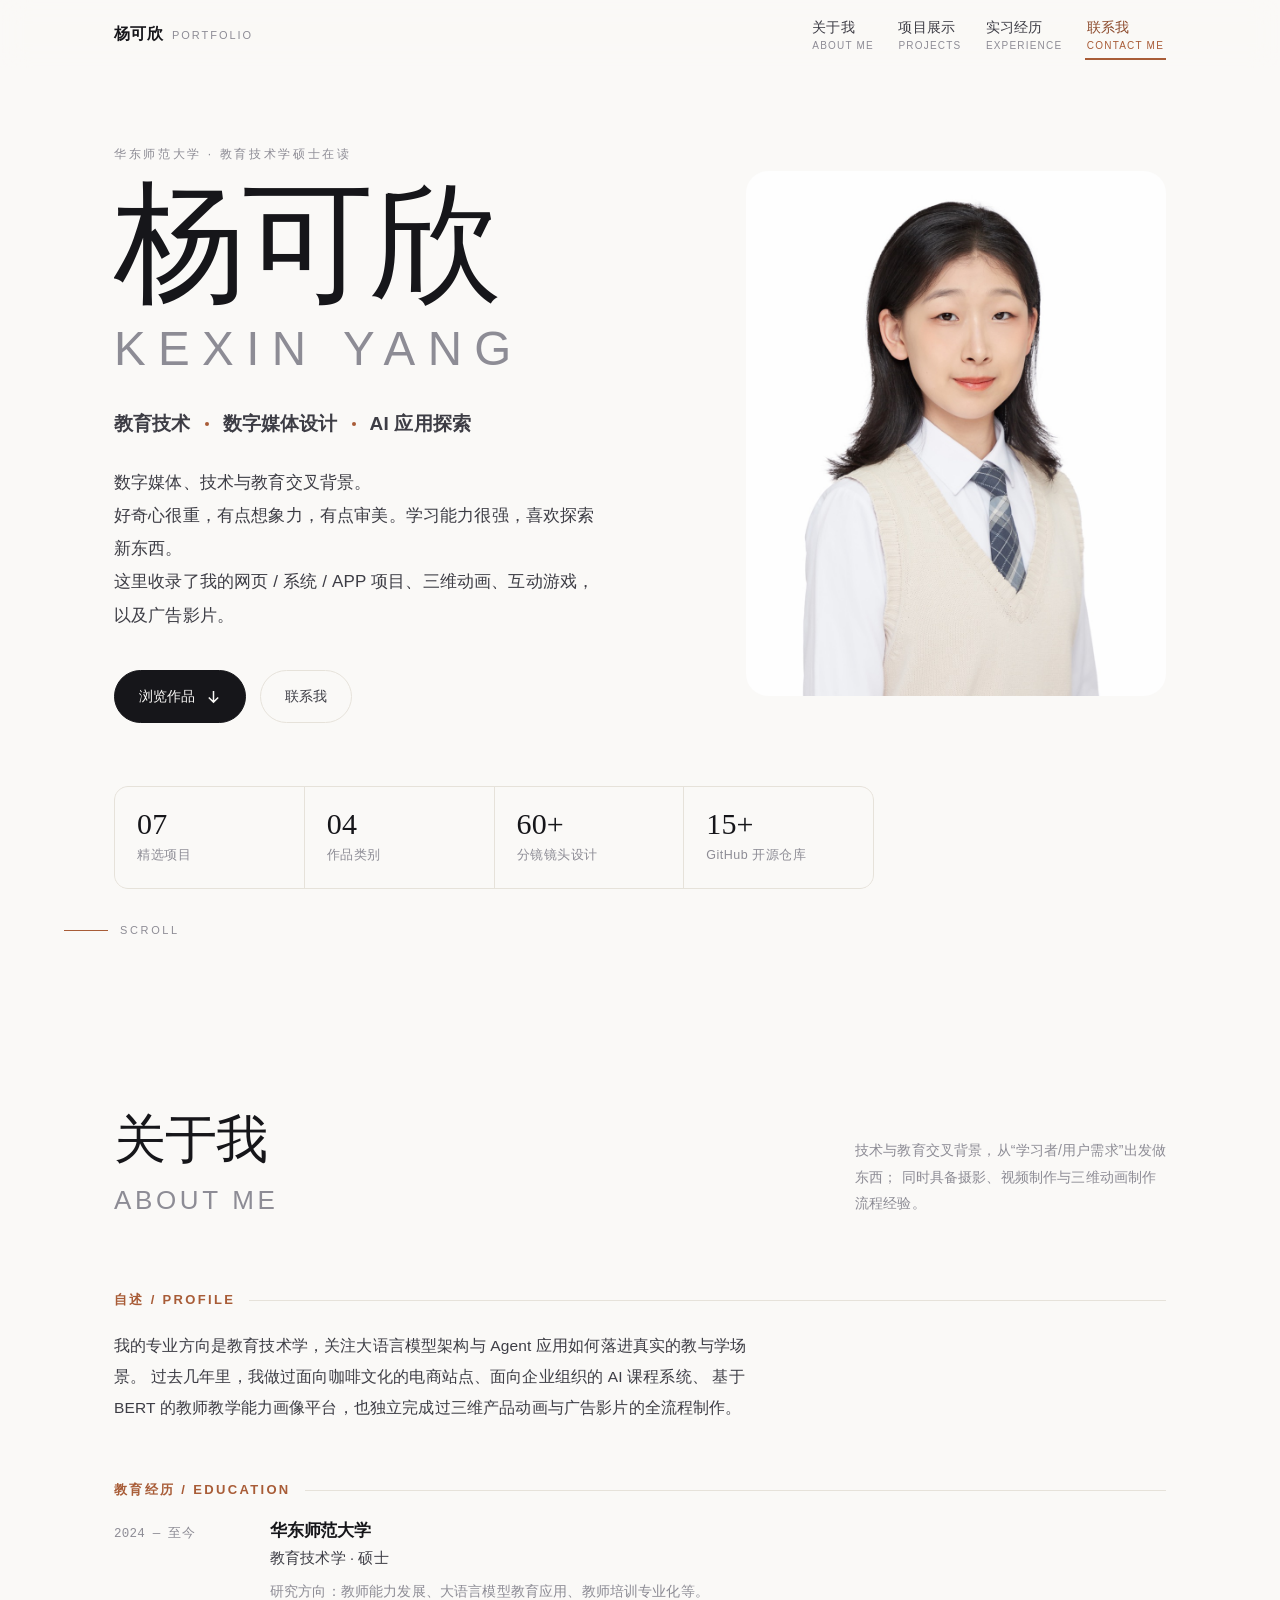
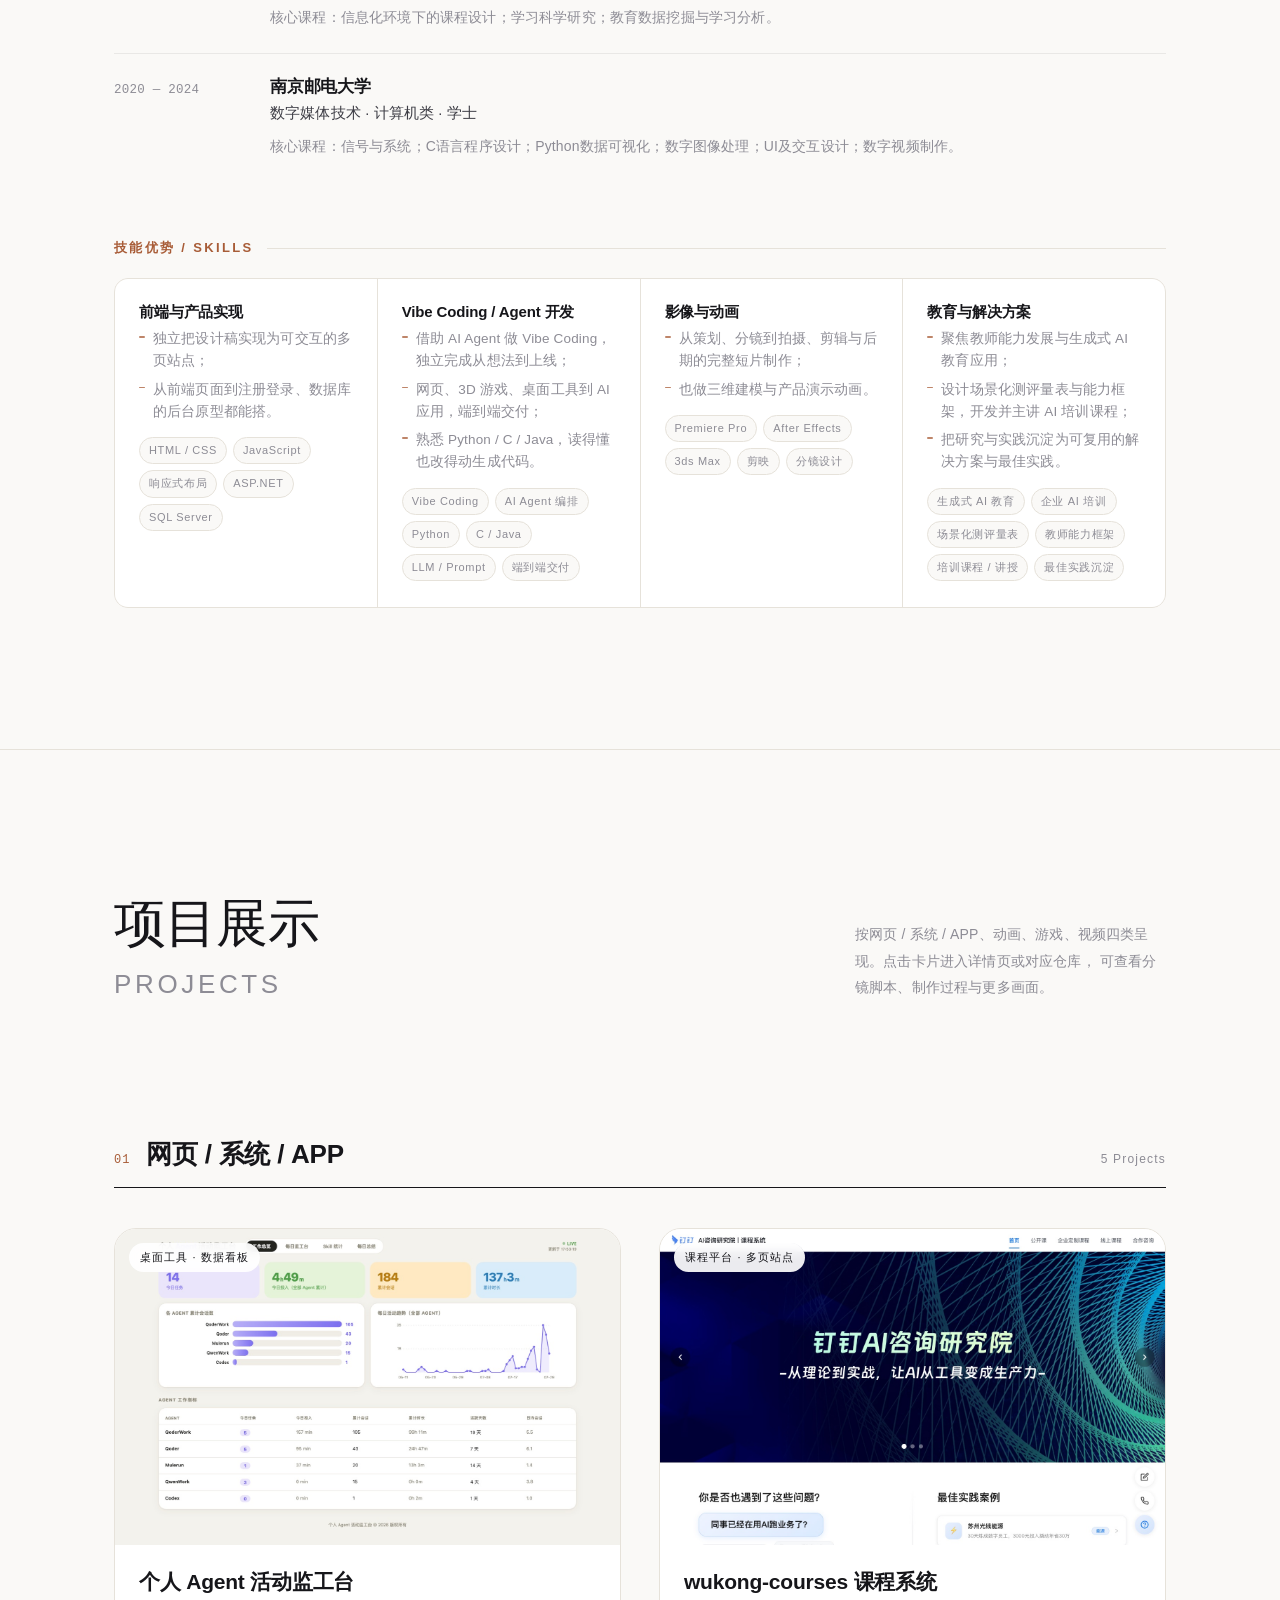
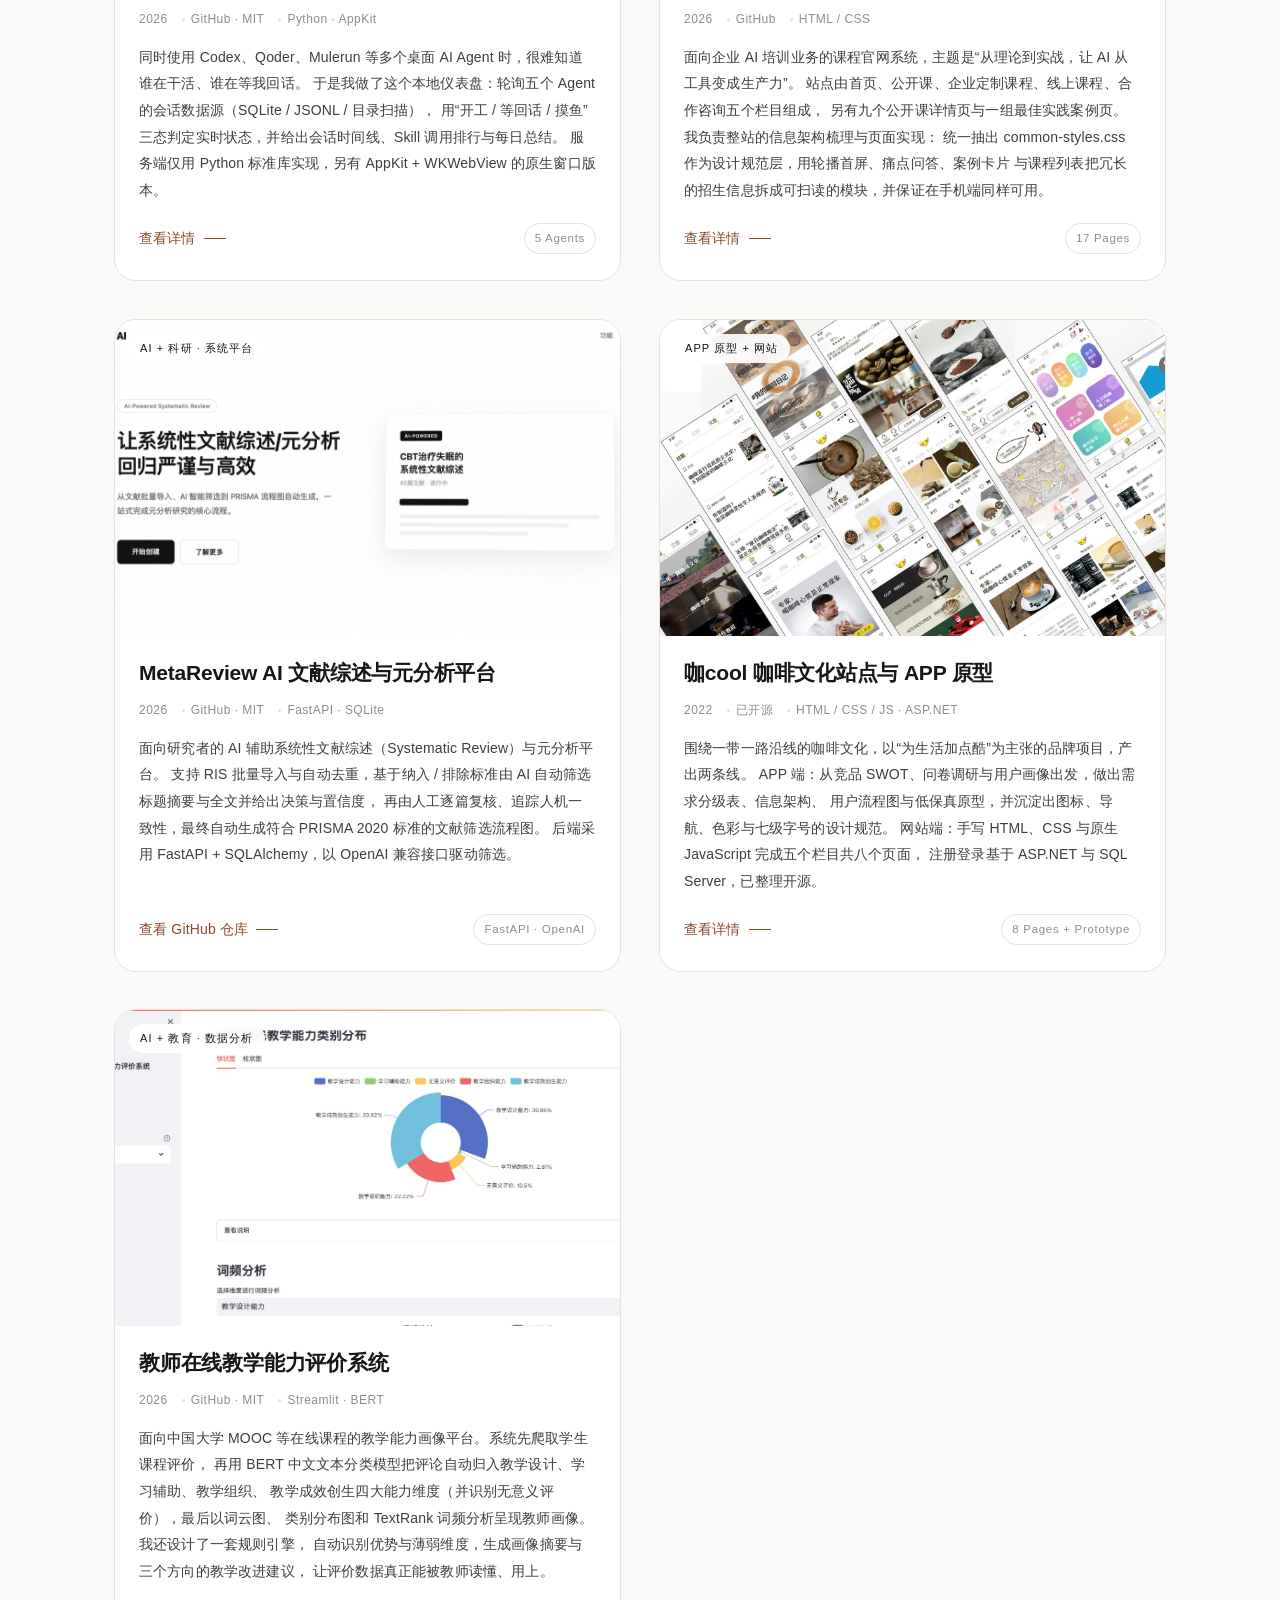
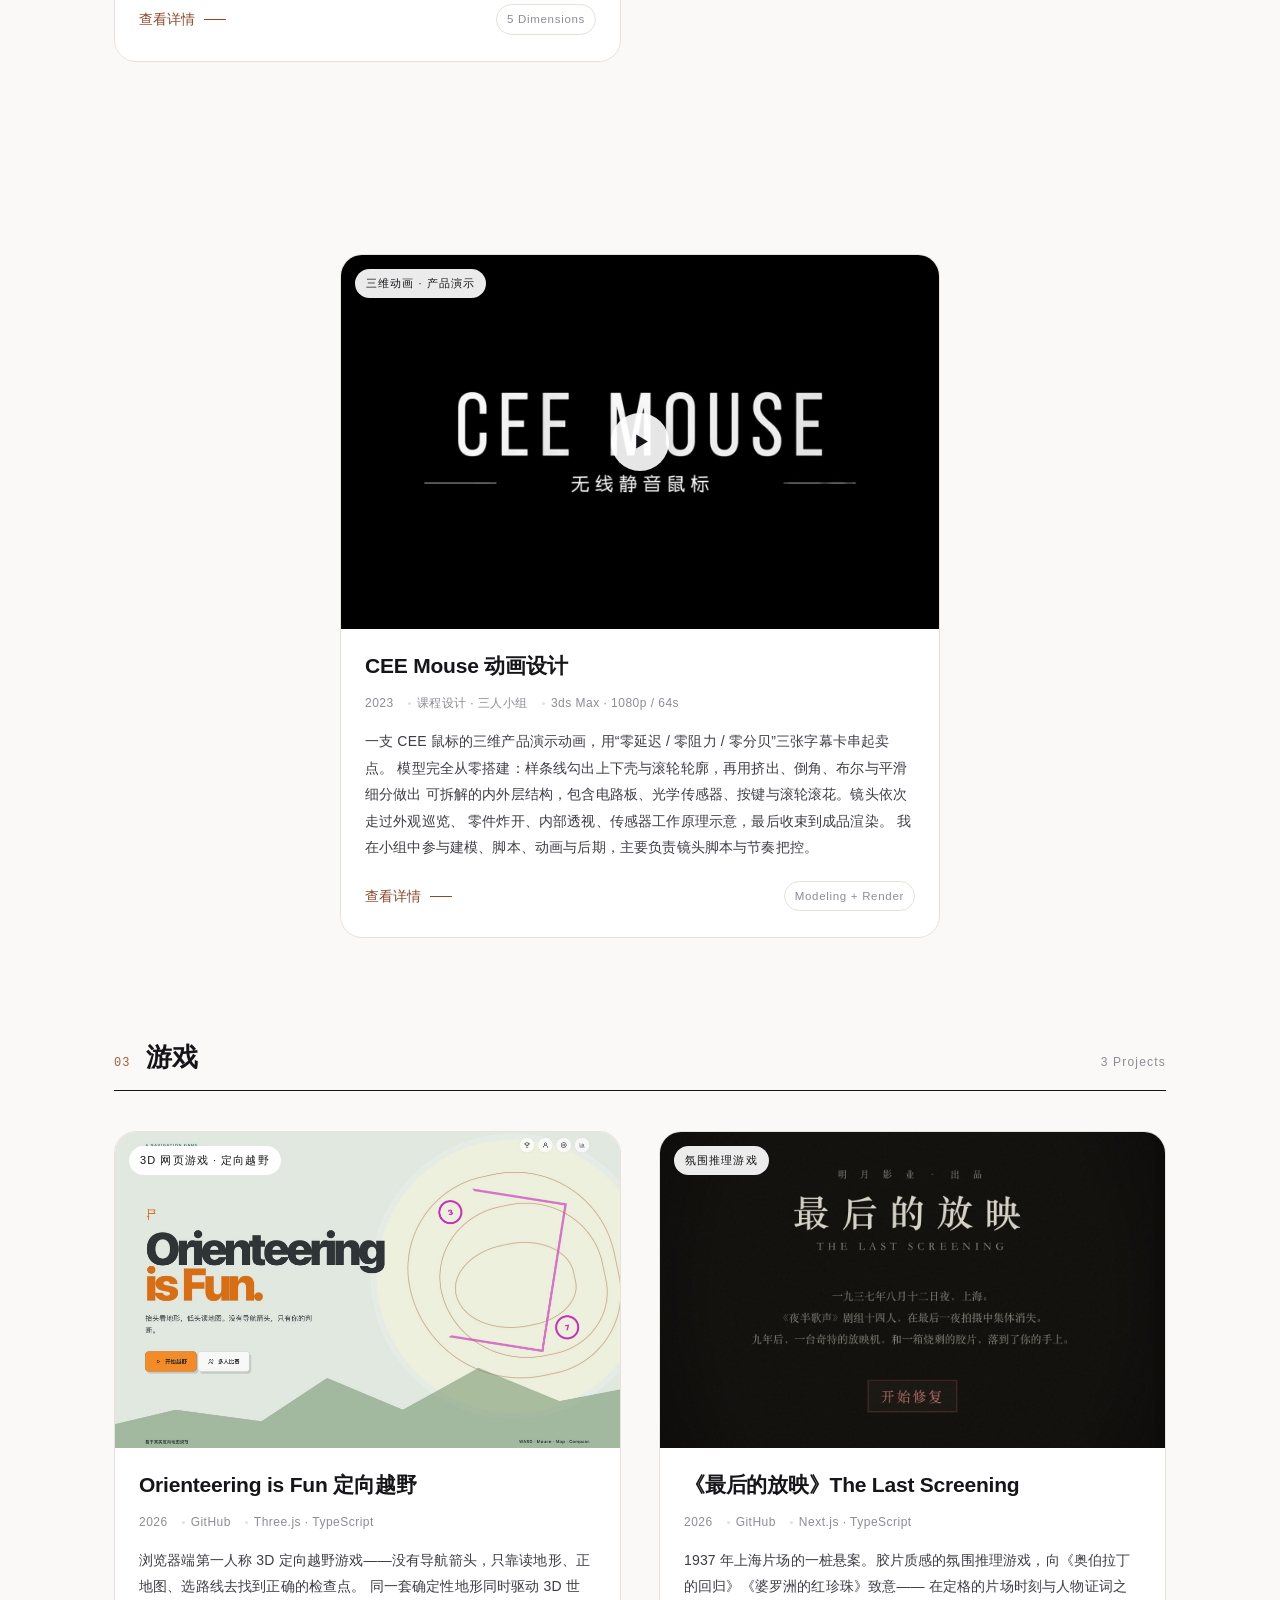
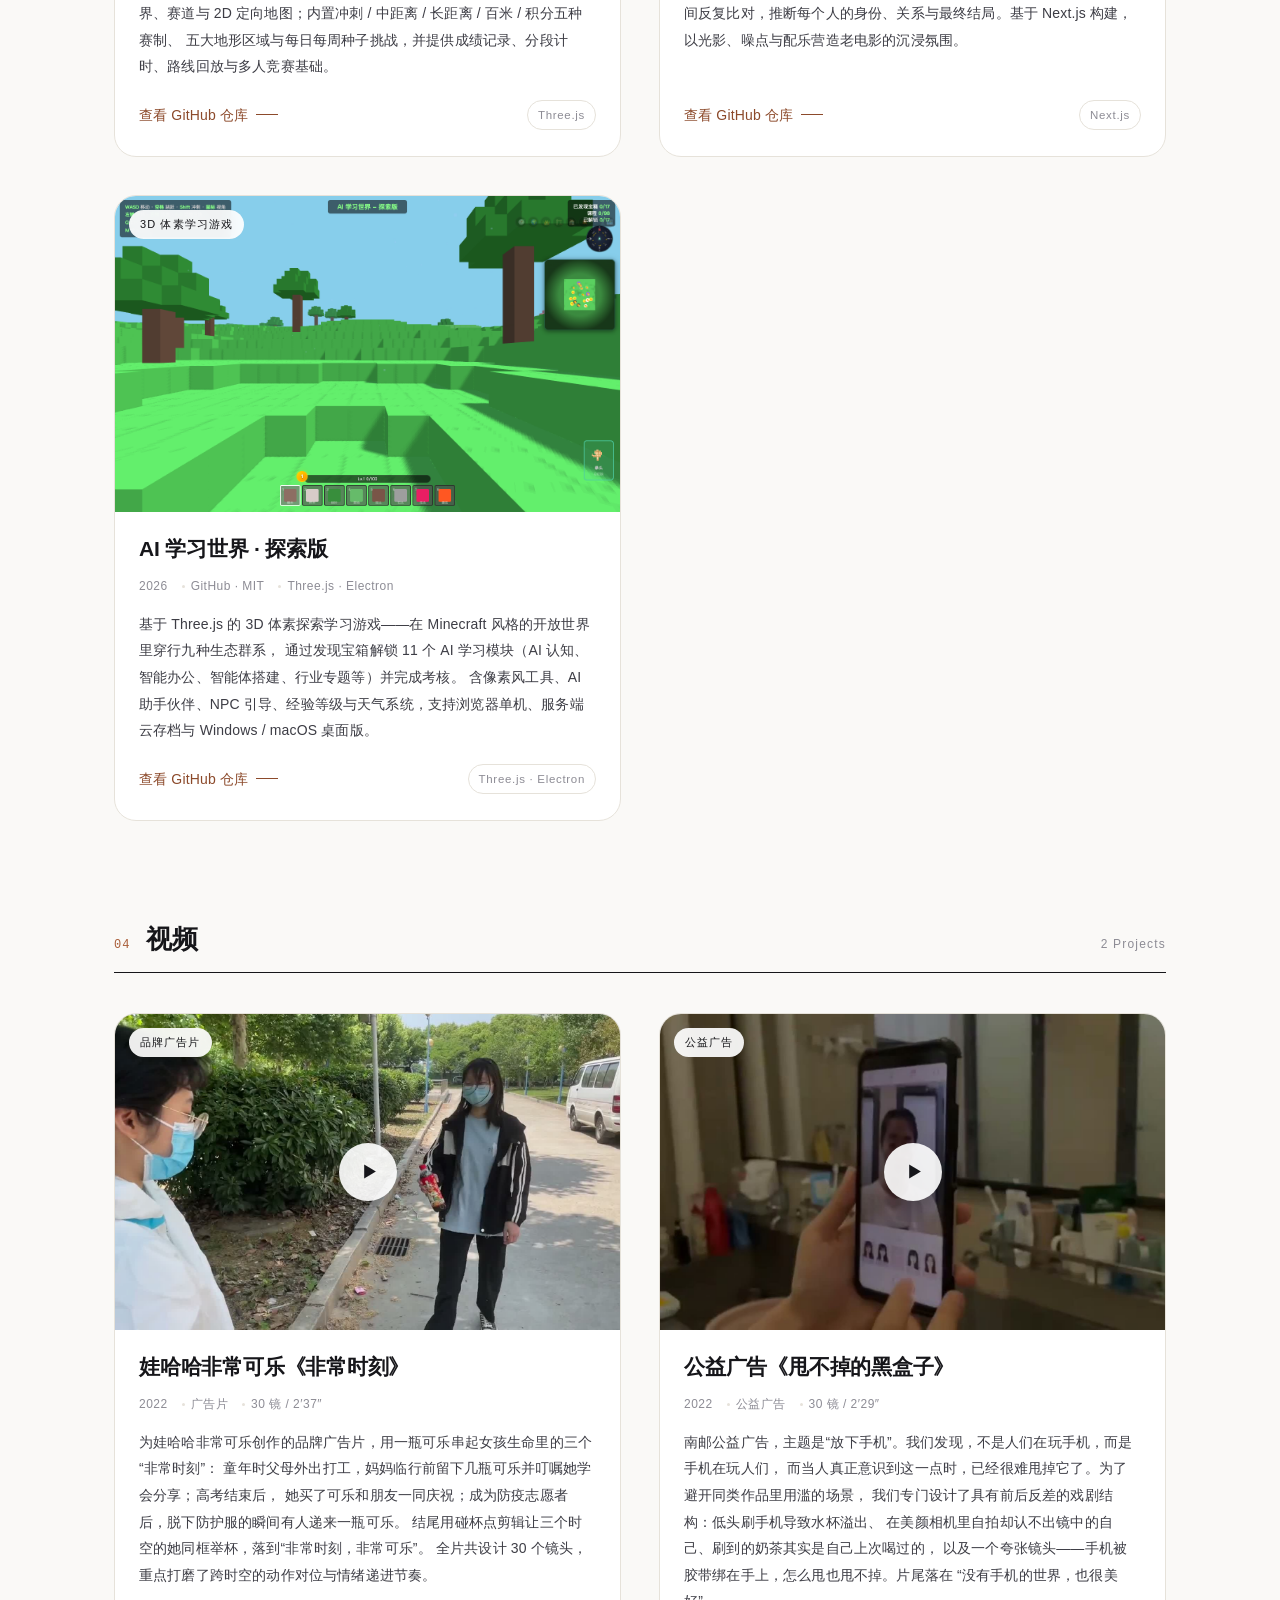
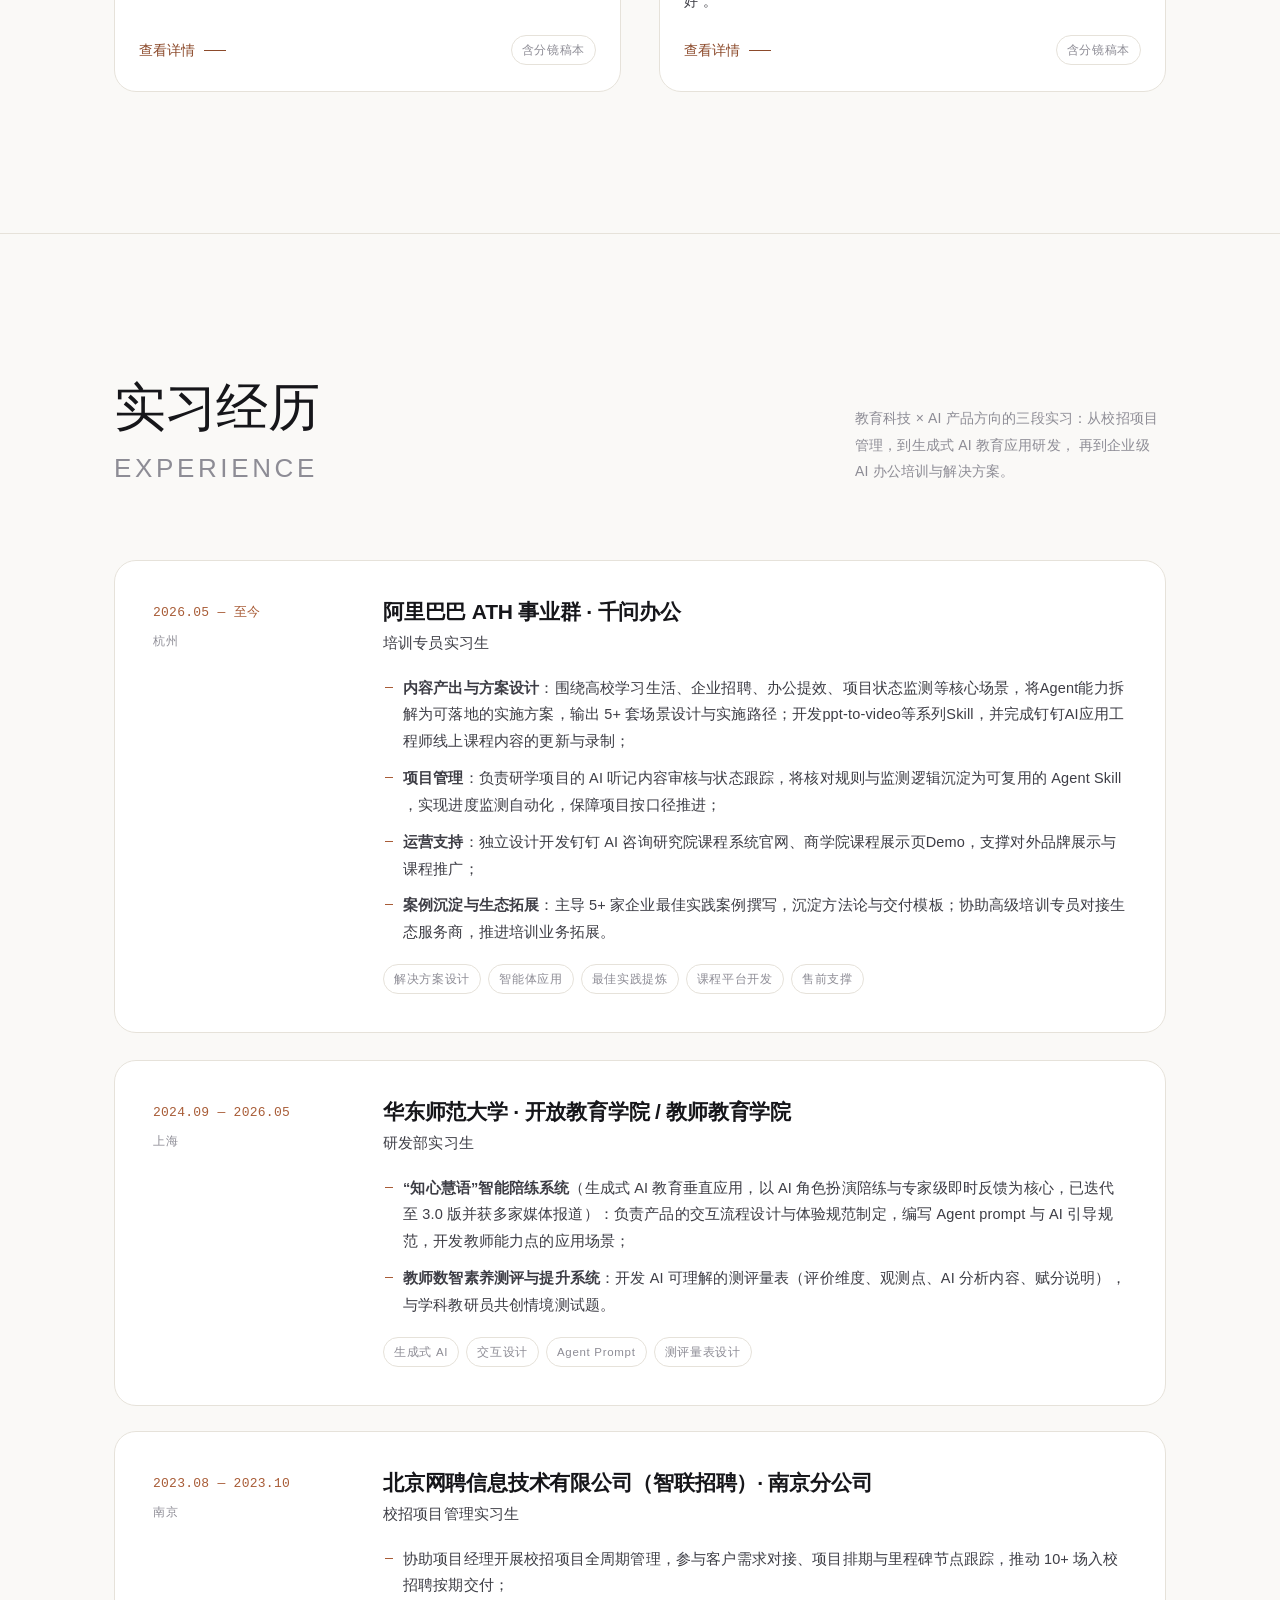
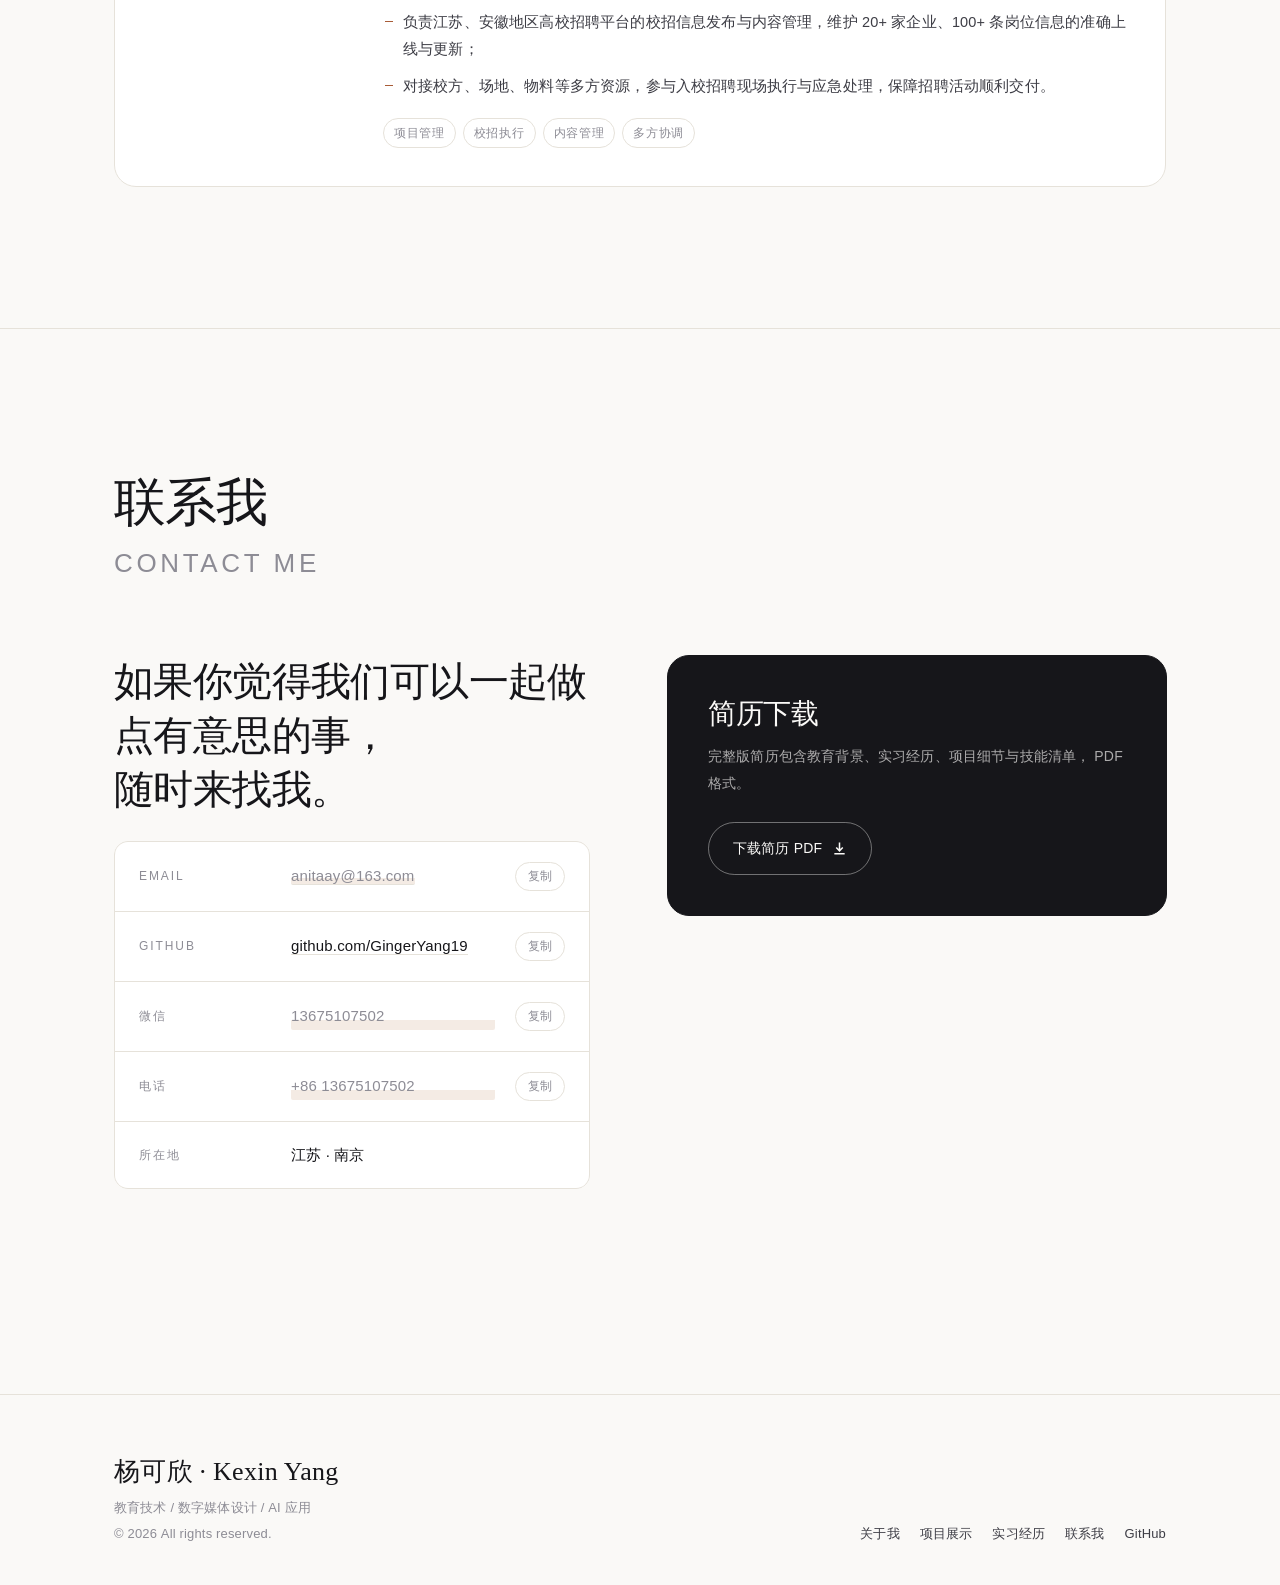
<file: index.html>
<!DOCTYPE html>
<html lang="zh-CN">
<head>
<meta charset="UTF-8" />
<meta name="viewport" content="width=device-width, initial-scale=1" />
<title>杨可欣 · 个人作品集 | Portfolio</title>
<meta name="description" content="杨可欣的个人作品集" />
<meta name="theme-color" content="#faf9f7" />
<link rel="stylesheet" href="assets/css/style.css" />
<link rel="stylesheet" href="assets/css/home.css" />
</head>
<body>

<div class="progress" aria-hidden="true"></div>

<!-- ============================================================ 导航 -->
<header class="nav">
  <div class="nav__inner">
    <a class="nav__brand" href="#top">杨可欣 <small>Portfolio</small></a>
    <nav class="nav__links" aria-label="主导航">
      <a class="nav__link is-active" href="#about">关于我<small>About me</small></a>
      <a class="nav__link" href="#projects">项目展示<small>Projects</small></a>
      <a class="nav__link" href="#experience">实习经历<small>Experience</small></a>
      <a class="nav__link" href="#contact">联系我<small>Contact me</small></a>
    </nav>
  </div>
</header>

<main id="top">

  <!-- ========================================================== 首屏 -->
  <section class="hero">
    <div class="wrap hero__inner">
      <div class="hero__grid">

        <div class="hero__text">
          <p class="eyebrow reveal">华东师范大学 · 教育技术学硕士在读</p>

          <h1 class="hero__name">
            <span class="mask"><span>杨可欣</span></span>
            <span class="mask en" style="--d:.12s"><span>Kexin&nbsp;Yang</span></span>
          </h1>

          <div class="hero__role reveal" style="--d:.26s">
            <b>教育技术</b><i></i><b>数字媒体设计</b><i></i><b>AI 应用探索</b>
          </div>

          <p class="hero__desc reveal" style="--d:.34s">
            数字媒体、技术与教育交叉背景。<br/>
            好奇心很重，有点想象力，有点审美。学习能力很强，喜欢探索新东西。<br/>
            这里收录了我的网页 / 系统 / APP 项目、三维动画、互动游戏，以及广告影片。
          </p>

          <div class="hero__actions reveal" style="--d:.42s">
            <a class="btn btn--solid" href="#projects">
              浏览作品
              <svg viewBox="0 0 16 16" fill="none" stroke="currentColor" stroke-width="1.6"><path d="M8 2v12M3 9l5 5 5-5"/></svg>
            </a>
            <a class="btn btn--ghost" href="#contact">联系我</a>
          </div>
        </div>

        <!-- 右侧：个人照片 -->
        <div class="hero__media">
          <div class="hero__photo zoom-in" style="--d:.2s" data-parallax="0.05">
            <img src="assets/img/portrait.jpg"
                 alt="杨可欣个人照片"
                 width="1200" height="1200" />
          </div>
        </div>

      </div>

      <div class="hero__stats reveal" style="--d:.5s" data-stagger="0">
        <div class="hero__stat"><b>07</b><span>精选项目</span></div>
        <div class="hero__stat"><b>04</b><span>作品类别</span></div>
        <div class="hero__stat"><b>60+</b><span>分镜镜头设计</span></div>
        <div class="hero__stat"><b>15+</b><span>GitHub 开源仓库</span></div>
      </div>
    </div>

    <div class="scroll-cue" aria-hidden="true"><i></i>Scroll</div>
  </section>

  <!-- ======================================================= About me -->
  <section class="section" id="about">
    <div class="wrap">
      <div class="section__head">
        <h2 class="section__title mask"><span>关于我<em>About me</em></span></h2>
        <p class="section__note reveal" style="--d:.1s">
          技术与教育交叉背景，从“学习者/用户需求”出发做东西；
          同时具备摄影、视频制作与三维动画制作流程经验。
        </p>
      </div>

      <div class="about about--solo">

        <!-- 教育经历 + 技能优势 -->
        <div class="about__body">

          <!-- 自述 -->
          <div class="about__text reveal">
            <h3 class="block__title">自述 / Profile</h3>
            <p>
              我的专业方向是教育技术学，关注大语言模型架构与 Agent 应用如何落进真实的教与学场景。
              过去几年里，我做过面向咖啡文化的电商站点、面向企业组织的 AI 课程系统、
              基于 BERT 的教师教学能力画像平台，也独立完成过三维产品动画与广告影片的全流程制作。
            </p>
          </div>

          <!-- 教育经历 -->
          <div class="reveal" style="--d:.08s">
            <h3 class="block__title">教育经历 / Education</h3>
            <div class="edu">
              <div class="edu__item">
                <div class="edu__when">2024 — 至今</div>
                <div>
                  <h4 class="edu__school">华东师范大学</h4>
                  <p class="edu__major">教育技术学 · 硕士</p>
                  <p class="edu__detail">
                    研究方向：教师能力发展、大语言模型教育应用、教师培训专业化等。<br/>
                    核心课程：信息化环境下的课程设计；学习科学研究；教育数据挖掘与学习分析。
                  </p>
                </div>
              </div>
              <div class="edu__item">
                <div class="edu__when">2020 — 2024</div>
                <div>
                  <h4 class="edu__school">南京邮电大学</h4>
                  <p class="edu__major">数字媒体技术 · 计算机类 · 学士</p>
                  <p class="edu__detail">
                    核心课程：信号与系统；C语言程序设计；Python数据可视化；数字图像处理；UI及交互设计；数字视频制作。
                  </p>
                </div>
              </div>
            </div>
          </div>

          <!-- 技能优势 -->
          <div class="reveal" style="--d:.14s">
            <h3 class="block__title">技能优势 / Skills</h3>
            <div class="skills" data-stagger="0">
              <div class="skill">
                <h4>前端与产品实现</h4>
                <ul class="skill__list">
                  <li>独立把设计稿实现为可交互的多页站点；</li>
                  <li>从前端页面到注册登录、数据库的后台原型都能搭。</li>
                </ul>
                <div class="tags">
                  <span class="tag">HTML / CSS</span>
                  <span class="tag">JavaScript</span>
                  <span class="tag">响应式布局</span>
                  <span class="tag">ASP.NET</span>
                  <span class="tag">SQL Server</span>
                </div>
              </div>
              <div class="skill">
                <h4>Vibe Coding / Agent 开发</h4>
                <ul class="skill__list">
                  <li>借助 AI Agent 做 Vibe Coding，独立完成从想法到上线；</li>
                  <li>网页、3D 游戏、桌面工具到 AI 应用，端到端交付；</li>
                  <li>熟悉 Python / C / Java，读得懂也改得动生成代码。</li>
                </ul>
                <div class="tags">
                  <span class="tag">Vibe Coding</span>
                  <span class="tag">AI Agent 编排</span>
                  <span class="tag">Python</span>
                  <span class="tag">C / Java</span>
                  <span class="tag">LLM / Prompt</span>
                  <span class="tag">端到端交付</span>
                </div>
              </div>
              <div class="skill">
                <h4>影像与动画</h4>
                <ul class="skill__list">
                  <li>从策划、分镜到拍摄、剪辑与后期的完整短片制作；</li>
                  <li>也做三维建模与产品演示动画。</li>
                </ul>
                <div class="tags">
                  <span class="tag">Premiere Pro</span>
                  <span class="tag">After Effects</span>
                  <span class="tag">3ds Max</span>
                  <span class="tag">剪映</span>
                  <span class="tag">分镜设计</span>
                </div>
              </div>
              <div class="skill">
                <h4>教育与解决方案</h4>
                <ul class="skill__list">
                  <li>聚焦教师能力发展与生成式 AI 教育应用；</li>
                  <li>设计场景化测评量表与能力框架，开发并主讲 AI 培训课程；</li>
                  <li>把研究与实践沉淀为可复用的解决方案与最佳实践。</li>
                </ul>
                <div class="tags">
                  <span class="tag">生成式 AI 教育</span>
                  <span class="tag">企业 AI 培训</span>
                  <span class="tag">场景化测评量表</span>
                  <span class="tag">教师能力框架</span>
                  <span class="tag">培训课程 / 讲授</span>
                  <span class="tag">最佳实践沉淀</span>
                </div>
              </div>
            </div>
          </div>

        </div>
      </div>
    </div>
  </section>

  <!-- ======================================================= Projects -->
  <section class="section" id="projects">
    <div class="wrap">
      <div class="section__head">
        <h2 class="section__title mask"><span>项目展示<em>Projects</em></span></h2>
        <p class="section__note reveal" style="--d:.1s">
          按网页 / 系统 / APP、动画、游戏、视频四类呈现。点击卡片进入详情页或对应仓库，
          可查看分镜脚本、制作过程与更多画面。
        </p>
        <nav class="proj-tabs reveal" style="--d:.16s" aria-label="项目分类快速跳转">
          <a class="proj-tab is-active" href="#cat-web">网页 / 系统 / APP</a>
          <a class="proj-tab" href="#cat-anim">动画</a>
          <a class="proj-tab" href="#cat-game">游戏</a>
          <a class="proj-tab" href="#cat-video">视频</a>
        </nav>
      </div>

      <!-- ---------------------------------------- 类别一：网页 / 系统 / APP -->
      <div class="cat" id="cat-web">
        <div class="cat__head reveal">
          <span class="cat__no">01</span>
          <h3 class="cat__name">网页 / 系统 / APP</h3>
          <span class="cat__count">5 Projects</span>
        </div>

        <div class="cards" data-stagger="0.1">

          <!-- personal-agent-foreman -->
          <article class="card reveal">
            <a class="card__media" href="projects/agent-foreman.html" aria-label="查看个人 Agent 活动监工台项目详情">
              <span class="card__badge">桌面工具 · 数据看板</span>
              <img src="assets/img/agent-overview.jpg" alt="个人 Agent 活动监工台工作总览页面" loading="lazy" />
            </a>
            <div class="card__body">
              <h4 class="card__title">个人 Agent 活动监工台</h4>
              <div class="card__meta">
                <span>2026</span><span>GitHub · MIT</span><span>Python · AppKit</span>
              </div>
              <p class="card__desc">
                同时使用 Codex、Qoder、Mulerun 等多个桌面 AI Agent 时，很难知道谁在干活、谁在等我回话。
                于是我做了这个本地仪表盘：轮询五个 Agent 的会话数据源（SQLite / JSONL / 目录扫描），
                用“开工 / 等回话 / 摸鱼”三态判定实时状态，并给出会话时间线、Skill 调用排行与每日总结。
                服务端仅用 Python 标准库实现，另有 AppKit + WKWebView 的原生窗口版本。
              </p>
              <div class="card__foot">
                <a class="arrow-link" href="projects/agent-foreman.html">查看详情 <i></i></a>
                <span class="tag">5 Agents</span>
              </div>
            </div>
          </article>

          <!-- wukong-courses -->
          <article class="card reveal">
            <a class="card__media" href="projects/wukong-courses.html" aria-label="查看 wukong-courses 项目详情">
              <span class="card__badge">课程平台 · 多页站点</span>
              <img src="assets/img/shot-wukong-home.jpg" alt="AI 咨询研究院课程系统首页" loading="lazy" />
            </a>
            <div class="card__body">
              <h4 class="card__title">wukong-courses 课程系统</h4>
              <div class="card__meta">
                <span>2026</span><span>GitHub</span><span>HTML / CSS</span>
              </div>
              <p class="card__desc">
                面向企业 AI 培训业务的课程官网系统，主题是“从理论到实战，让 AI 从工具变成生产力”。
                站点由首页、公开课、企业定制课程、线上课程、合作咨询五个栏目组成，
                另有九个公开课详情页与一组最佳实践案例页。我负责整站的信息架构梳理与页面实现：
                统一抽出 common-styles.css 作为设计规范层，用轮播首屏、痛点问答、案例卡片
                与课程列表把冗长的招生信息拆成可扫读的模块，并保证在手机端同样可用。
              </p>
              <div class="card__foot">
                <a class="arrow-link" href="projects/wukong-courses.html">查看详情 <i></i></a>
                <span class="tag">17 Pages</span>
              </div>
            </div>
          </article>

          <!-- ai-meta-analysis / MetaReview AI -->
          <article class="card reveal">
            <a class="card__media" href="https://github.com/GingerYang19/ai-meta-analysis" target="_blank" rel="noopener" aria-label="打开 MetaReview AI GitHub 仓库">
              <span class="card__badge">AI + 科研 · 系统平台</span>
              <img src="assets/img/ai-meta-analysis.jpg" alt="MetaReview AI 文献综述与元分析平台首页" loading="lazy" />
            </a>
            <div class="card__body">
              <h4 class="card__title">MetaReview AI 文献综述与元分析平台</h4>
              <div class="card__meta">
                <span>2026</span><span>GitHub · MIT</span><span>FastAPI · SQLite</span>
              </div>
              <p class="card__desc">
                面向研究者的 AI 辅助系统性文献综述（Systematic Review）与元分析平台。
                支持 RIS 批量导入与自动去重，基于纳入 / 排除标准由 AI 自动筛选标题摘要与全文并给出决策与置信度，
                再由人工逐篇复核、追踪人机一致性，最终自动生成符合 PRISMA 2020 标准的文献筛选流程图。
                后端采用 FastAPI + SQLAlchemy，以 OpenAI 兼容接口驱动筛选。
              </p>
              <div class="card__foot">
                <a class="arrow-link" href="https://github.com/GingerYang19/ai-meta-analysis" target="_blank" rel="noopener">查看 GitHub 仓库 <i></i></a>
                <span class="tag">FastAPI · OpenAI</span>
              </div>
            </div>
          </article>

          <!-- 咖cool -->
          <article class="card reveal">
            <a class="card__media" href="projects/kacool.html" aria-label="查看咖cool项目详情">
              <span class="card__badge">APP 原型 + 网站</span>
              <img src="assets/img/kacool-app-cover.jpg" alt="咖cool APP 原型界面一览" loading="lazy" />
            </a>
            <div class="card__body">
              <h4 class="card__title">咖cool 咖啡文化站点与 APP 原型</h4>
              <div class="card__meta">
                <span>2022</span><span>已开源</span><span>HTML / CSS / JS · ASP.NET</span>
              </div>
              <p class="card__desc">
                围绕一带一路沿线的咖啡文化，以“为生活加点酷”为主张的品牌项目，产出两条线。
                APP 端：从竞品 SWOT、问卷调研与用户画像出发，做出需求分级表、信息架构、
                用户流程图与低保真原型，并沉淀出图标、导航、色彩与七级字号的设计规范。
                网站端：手写 HTML、CSS 与原生 JavaScript 完成五个栏目共八个页面，
                注册登录基于 ASP.NET 与 SQL Server，已整理开源。
              </p>
              <div class="card__foot">
                <a class="arrow-link" href="projects/kacool.html">查看详情 <i></i></a>
                <span class="tag">8 Pages + Prototype</span>
              </div>
            </div>
          </article>

          <!-- Teacher-Portrait-System -->
          <article class="card reveal">
            <a class="card__media" href="projects/teacher-portrait.html" aria-label="查看教师在线教学能力评价系统项目详情">
              <span class="card__badge">AI + 教育 · 数据分析</span>
              <img src="assets/img/02_distribution.png" alt="教师教学能力画像 AI 分析页面" loading="lazy" />
            </a>
            <div class="card__body">
              <h4 class="card__title">教师在线教学能力评价系统</h4>
              <div class="card__meta">
                <span>2026</span><span>GitHub · MIT</span><span>Streamlit · BERT</span>
              </div>
              <p class="card__desc">
                面向中国大学 MOOC 等在线课程的教学能力画像平台。系统先爬取学生课程评价，
                再用 BERT 中文文本分类模型把评论自动归入教学设计、学习辅助、教学组织、
                教学成效创生四大能力维度（并识别无意义评价），最后以词云图、
                类别分布图和 TextRank 词频分析呈现教师画像。我还设计了一套规则引擎，
                自动识别优势与薄弱维度，生成画像摘要与三个方向的教学改进建议，
                让评价数据真正能被教师读懂、用上。
              </p>
              <div class="card__foot">
                <a class="arrow-link" href="projects/teacher-portrait.html">查看详情 <i></i></a>
                <span class="tag">5 Dimensions</span>
              </div>
            </div>
          </article>

        </div>
      </div>

      <!-- ---------------------------------------------- 类别二：动画 -->
      <div class="cat" id="cat-anim">
        <div class="cat__head reveal">
          <span class="cat__no">02</span>
          <h3 class="cat__name">动画</h3>
          <span class="cat__count">1 Project</span>
        </div>

        <div class="cards cards--duo" data-stagger="0.1">
          <article class="card reveal">
            <a class="card__media" href="projects/cee-mouse.html" aria-label="查看 CEE Mouse 动画设计详情">
              <span class="card__badge">三维动画 · 产品演示</span>
              <video src="assets/video/cee-mouse.mp4" poster="assets/img/poster-cee.jpg"
                     muted loop playsinline preload="none"
                     controlslist="nodownload noremoteplayback" disablepictureinpicture oncontextmenu="return false"
                     onmouseenter="this.play()" onmouseleave="this.pause()"></video>
              <span class="card__play"><span>
                <svg viewBox="0 0 16 16"><path d="M3 1.5v13l11-6.5z"/></svg>
              </span></span>
            </a>
            <div class="card__body">
              <h4 class="card__title">CEE Mouse 动画设计</h4>
              <div class="card__meta">
                <span>2023</span><span>课程设计 · 三人小组</span><span>3ds Max · 1080p / 64s</span>
              </div>
              <p class="card__desc">
                一支 CEE 鼠标的三维产品演示动画，用“零延迟 / 零阻力 / 零分贝”三张字幕卡串起卖点。
                模型完全从零搭建：样条线勾出上下壳与滚轮轮廓，再用挤出、倒角、布尔与平滑细分做出
                可拆解的内外层结构，包含电路板、光学传感器、按键与滚轮滚花。镜头依次走过外观巡览、
                零件炸开、内部透视、传感器工作原理示意，最后收束到成品渲染。
                我在小组中参与建模、脚本、动画与后期，主要负责镜头脚本与节奏把控。
              </p>
              <div class="card__foot">
                <a class="arrow-link" href="projects/cee-mouse.html">查看详情 <i></i></a>
                <span class="tag">Modeling + Render</span>
              </div>
            </div>
          </article>
        </div>
      </div>

      <!-- ---------------------------------------------- 类别三：游戏 -->
      <div class="cat" id="cat-game">
        <div class="cat__head reveal">
          <span class="cat__no">03</span>
          <h3 class="cat__name">游戏</h3>
          <span class="cat__count">3 Projects</span>
        </div>

        <div class="cards" data-stagger="0.1">

          <!-- orienteering-is-fun -->
          <article class="card reveal">
            <a class="card__media" href="https://github.com/GingerYang19/orienteering-is-fun" target="_blank" rel="noopener" aria-label="打开 Orienteering is Fun GitHub 仓库">
              <span class="card__badge">3D 网页游戏 · 定向越野</span>
              <img src="assets/img/game-orienteering.jpg" alt="Orienteering is Fun 定向越野游戏首页" loading="lazy" />
            </a>
            <div class="card__body">
              <h4 class="card__title">Orienteering is Fun 定向越野</h4>
              <div class="card__meta">
                <span>2026</span><span>GitHub</span><span>Three.js · TypeScript</span>
              </div>
              <p class="card__desc">
                浏览器端第一人称 3D 定向越野游戏——没有导航箭头，只靠读地形、正地图、选路线去找到正确的检查点。
                同一套确定性地形同时驱动 3D 世界、赛道与 2D 定向地图；内置冲刺 / 中距离 / 长距离 / 百米 / 积分五种赛制、
                五大地形区域与每日每周种子挑战，并提供成绩记录、分段计时、路线回放与多人竞赛基础。
              </p>
              <div class="card__foot">
                <a class="arrow-link" href="https://github.com/GingerYang19/orienteering-is-fun" target="_blank" rel="noopener">查看 GitHub 仓库 <i></i></a>
                <span class="tag">Three.js</span>
              </div>
            </div>
          </article>

          <!-- the-last-screening -->
          <article class="card reveal">
            <a class="card__media" href="https://github.com/GingerYang19/the-last-screening" target="_blank" rel="noopener" aria-label="打开《最后的放映》GitHub 仓库">
              <span class="card__badge">氛围推理游戏</span>
              <img src="assets/img/game-last-screening.jpg" alt="《最后的放映》胶片风格氛围推理游戏画面" loading="lazy" />
            </a>
            <div class="card__body">
              <h4 class="card__title">《最后的放映》The Last Screening</h4>
              <div class="card__meta">
                <span>2026</span><span>GitHub</span><span>Next.js · TypeScript</span>
              </div>
              <p class="card__desc">
                1937 年上海片场的一桩悬案。胶片质感的氛围推理游戏，向《奥伯拉丁的回归》《婆罗洲的红珍珠》致意——
                在定格的片场时刻与人物证词之间反复比对，推断每个人的身份、关系与最终结局。基于 Next.js 构建，
                以光影、噪点与配乐营造老电影的沉浸氛围。
              </p>
              <div class="card__foot">
                <a class="arrow-link" href="https://github.com/GingerYang19/the-last-screening" target="_blank" rel="noopener">查看 GitHub 仓库 <i></i></a>
                <span class="tag">Next.js</span>
              </div>
            </div>
          </article>

          <!-- ai-learning-world-explore -->
          <article class="card reveal">
            <a class="card__media" href="https://github.com/GingerYang19/ai-learning-world-explore" target="_blank" rel="noopener" aria-label="打开 AI 学习世界 探索版 GitHub 仓库">
              <span class="card__badge">3D 体素学习游戏</span>
              <img src="assets/img/game-ai-world.png" alt="AI 学习世界 探索版 体素开放世界画面" loading="lazy" />
            </a>
            <div class="card__body">
              <h4 class="card__title">AI 学习世界 · 探索版</h4>
              <div class="card__meta">
                <span>2026</span><span>GitHub · MIT</span><span>Three.js · Electron</span>
              </div>
              <p class="card__desc">
                基于 Three.js 的 3D 体素探索学习游戏——在 Minecraft 风格的开放世界里穿行九种生态群系，
                通过发现宝箱解锁 11 个 AI 学习模块（AI 认知、智能办公、智能体搭建、行业专题等）并完成考核。
                含像素风工具、AI 助手伙伴、NPC 引导、经验等级与天气系统，支持浏览器单机、服务端云存档与 Windows / macOS 桌面版。
              </p>
              <div class="card__foot">
                <a class="arrow-link" href="https://github.com/GingerYang19/ai-learning-world-explore" target="_blank" rel="noopener">查看 GitHub 仓库 <i></i></a>
                <span class="tag">Three.js · Electron</span>
              </div>
            </div>
          </article>

        </div>
      </div>

      <!-- ---------------------------------------------- 类别四：视频 -->
      <div class="cat" id="cat-video">
        <div class="cat__head reveal">
          <span class="cat__no">04</span>
          <h3 class="cat__name">视频</h3>
          <span class="cat__count">2 Projects</span>
        </div>

        <div class="cards cards--duo" data-stagger="0.1">

          <!-- 非常时刻 -->
          <article class="card reveal">
            <a class="card__media" href="projects/wahaha-cola.html" aria-label="查看《非常时刻》广告片详情">
              <span class="card__badge">品牌广告片</span>
              <video src="assets/video/wahaha-cola.mp4" poster="assets/img/poster-wahaha.jpg"
                     muted loop playsinline preload="none"
                     controlslist="nodownload noremoteplayback" disablepictureinpicture oncontextmenu="return false"
                     onmouseenter="this.play()" onmouseleave="this.pause()"></video>
              <span class="card__play"><span>
                <svg viewBox="0 0 16 16"><path d="M3 1.5v13l11-6.5z"/></svg>
              </span></span>
            </a>
            <div class="card__body">
              <h4 class="card__title">娃哈哈非常可乐《非常时刻》</h4>
              <div class="card__meta">
                <span>2022</span><span>广告片</span><span>30 镜 / 2′37″</span>
              </div>
              <p class="card__desc">
                为娃哈哈非常可乐创作的品牌广告片，用一瓶可乐串起女孩生命里的三个“非常时刻”：
                童年时父母外出打工，妈妈临行前留下几瓶可乐并叮嘱她学会分享；高考结束后，
                她买了可乐和朋友一同庆祝；成为防疫志愿者后，脱下防护服的瞬间有人递来一瓶可乐。
                结尾用碰杯点剪辑让三个时空的她同框举杯，落到“非常时刻，非常可乐”。
                全片共设计 30 个镜头，重点打磨了跨时空的动作对位与情绪递进节奏。
              </p>
              <div class="card__foot">
                <a class="arrow-link" href="projects/wahaha-cola.html">查看详情 <i></i></a>
                <span class="tag">含分镜稿本</span>
              </div>
            </div>
          </article>

          <!-- 甩不掉的黑盒子 -->
          <article class="card reveal">
            <a class="card__media" href="projects/black-box.html" aria-label="查看公益广告《甩不掉的黑盒子》详情">
              <span class="card__badge">公益广告</span>
              <video src="assets/video/black-box.mp4" poster="assets/img/poster-blackbox.jpg"
                     muted loop playsinline preload="none"
                     controlslist="nodownload noremoteplayback" disablepictureinpicture oncontextmenu="return false"
                     onmouseenter="this.play()" onmouseleave="this.pause()"></video>
              <span class="card__play"><span>
                <svg viewBox="0 0 16 16"><path d="M3 1.5v13l11-6.5z"/></svg>
              </span></span>
            </a>
            <div class="card__body">
              <h4 class="card__title">公益广告《甩不掉的黑盒子》</h4>
              <div class="card__meta">
                <span>2022</span><span>公益广告</span><span>30 镜 / 2′29″</span>
              </div>
              <p class="card__desc">
                南邮公益广告，主题是“放下手机”。我们发现，不是人们在玩手机，而是手机在玩人们，
                而当人真正意识到这一点时，已经很难甩掉它了。为了避开同类作品里用滥的场景，
                我们专门设计了具有前后反差的戏剧结构：低头刷手机导致水杯溢出、
                在美颜相机里自拍却认不出镜中的自己、刷到的奶茶其实是自己上次喝过的，
                以及一个夸张镜头——手机被胶带绑在手上，怎么甩也甩不掉。片尾落在
                “没有手机的世界，也很美好”。
              </p>
              <div class="card__foot">
                <a class="arrow-link" href="projects/black-box.html">查看详情 <i></i></a>
                <span class="tag">含分镜稿本</span>
              </div>
            </div>
          </article>

        </div>
      </div>

    </div>
  </section>

  <!-- ===================================================== 实习经历 -->
  <section class="section" id="experience">
    <div class="wrap">
      <div class="section__head">
        <h2 class="section__title mask"><span>实习经历<em>Experience</em></span></h2>
        <p class="section__note reveal" style="--d:.1s">
          教育科技 × AI 产品方向的三段实习：从校招项目管理，到生成式 AI 教育应用研发，
          再到企业级 AI 办公培训与解决方案。
        </p>
      </div>

      <div class="exp" data-stagger="0.12">

        <article class="exp__item reveal">
          <div class="exp__when">
            <span>2026.05 — 至今</span>
            <small>杭州</small>
          </div>
          <div>
            <h3 class="exp__company">阿里巴巴 ATH 事业群 · 千问办公</h3>
            <p class="exp__role">
              <span>培训专员实习生</span>
            </p>
            <ul class="exp__list">
              <li><strong>内容产出与方案设计</strong>：围绕高校学习生活、企业招聘、办公提效、项目状态监测等核心场景，将Agent能力拆解为可落地的实施方案，输出 5+ 套场景设计与实施路径；开发ppt-to-video等系列Skill，并完成钉钉AI应用工程师线上课程内容的更新与录制；</li>
              <li><strong>项目管理</strong>：负责研学项目的 AI 听记内容审核与状态跟踪，将核对规则与监测逻辑沉淀为可复用的 Agent Skill ，实现进度监测自动化，保障项目按口径推进；</li>
              <li><strong>运营支持</strong>：独立设计开发钉钉 AI 咨询研究院课程系统官网、商学院课程展示页Demo，支撑对外品牌展示与课程推广；</li>
              <li><strong>案例沉淀与生态拓展</strong>：主导 5+ 家企业最佳实践案例撰写，沉淀方法论与交付模板；协助高级培训专员对接生态服务商，推进培训业务拓展。</li>
            </ul>
            <div class="tags">
              <span class="tag">解决方案设计</span>
              <span class="tag">智能体应用</span>
              <span class="tag">最佳实践提炼</span>
              <span class="tag">课程平台开发</span>
              <span class="tag">售前支撑</span>
            </div>
          </div>
        </article>

        <article class="exp__item reveal">
          <div class="exp__when">
            <span>2024.09 — 2026.05</span>
            <small>上海</small>
          </div>
          <div>
            <h3 class="exp__company">华东师范大学 · 开放教育学院 / 教师教育学院</h3>
            <p class="exp__role">
              <span>研发部实习生</span>
            </p>
            <ul class="exp__list">
              <li><strong>“知心慧语”智能陪练系统</strong>（生成式 AI 教育垂直应用，以 AI 角色扮演陪练与专家级即时反馈为核心，已迭代至 3.0 版并获多家媒体报道）：负责产品的交互流程设计与体验规范制定，编写 Agent prompt 与 AI 引导规范，开发教师能力点的应用场景；</li>
              <li><strong>教师数智素养测评与提升系统</strong>：开发 AI 可理解的测评量表（评价维度、观测点、AI 分析内容、赋分说明），与学科教研员共创情境测试题。</li>
            </ul>
            <div class="tags">
              <span class="tag">生成式 AI</span>
              <span class="tag">交互设计</span>
              <span class="tag">Agent Prompt</span>
              <span class="tag">测评量表设计</span>
            </div>
          </div>
        </article>

        <article class="exp__item reveal">
          <div class="exp__when">
            <span>2023.08 — 2023.10</span>
            <small>南京</small>
          </div>
          <div>
            <h3 class="exp__company">北京网聘信息技术有限公司（智联招聘）· 南京分公司</h3>
            <p class="exp__role">
              <span>校招项目管理实习生</span>
            </p>
            <ul class="exp__list">
              <li>协助项目经理开展校招项目全周期管理，参与客户需求对接、项目排期与里程碑节点跟踪，推动 10+ 场入校招聘按期交付；</li>
              <li>负责江苏、安徽地区高校招聘平台的校招信息发布与内容管理，维护 20+ 家企业、100+ 条岗位信息的准确上线与更新；</li>
              <li>对接校方、场地、物料等多方资源，参与入校招聘现场执行与应急处理，保障招聘活动顺利交付。</li>
            </ul>
            <div class="tags">
              <span class="tag">项目管理</span>
              <span class="tag">校招执行</span>
              <span class="tag">内容管理</span>
              <span class="tag">多方协调</span>
            </div>
          </div>
        </article>

      </div>
    </div>
  </section>

  <!-- ===================================================== Contact me -->
  <section class="section" id="contact">
    <div class="wrap">
      <div class="section__head">
        <h2 class="section__title mask"><span>联系我<em>Contact me</em></span></h2>
      </div>

      <div class="contact">
        <div>
          <p class="contact__lead reveal">
            如果你觉得我们可以一起做点有意思的事，<br />随时来找我。
          </p>

          <div class="contact__list reveal" style="--d:.14s">
            <div class="contact__row">
              <span class="contact__label">Email</span>
              <span class="contact__value">
                <a href="mailto:anitaay@163.com" class="ph" id="mail">anitaay@163.com</a>
              </span>
              <button class="contact__copy" type="button" data-copy="#mail">复制</button>
            </div>
            <div class="contact__row">
              <span class="contact__label">GitHub</span>
              <span class="contact__value">
                <a href="https://github.com/GingerYang19" target="_blank" rel="noopener" id="gh">github.com/GingerYang19</a>
              </span>
              <button class="contact__copy" type="button" data-copy="#gh">复制</button>
            </div>
            <div class="contact__row">
              <span class="contact__label">微信</span>
              <span class="contact__value ph" id="wechat">13675107502</span>
              <button class="contact__copy" type="button" data-copy="#wechat">复制</button>
            </div>
            <div class="contact__row">
              <span class="contact__label">电话</span>
              <span class="contact__value ph" id="tel">+86 13675107502</span>
              <button class="contact__copy" type="button" data-copy="#tel">复制</button>
            </div>
            <div class="contact__row">
              <span class="contact__label">所在地</span>
              <span class="contact__value">江苏 · 南京</span>
              <span></span>
            </div>
          </div>
        </div>

        <aside class="resume reveal" style="--d:.1s">
          <h3>简历下载</h3>
          <p>
            完整版简历包含教育背景、实习经历、项目细节与技能清单，
            PDF 格式。
          </p>
          <a class="btn" href="assets/files/杨可欣-简历.pdf" download>
            下载简历 PDF
            <svg viewBox="0 0 16 16" fill="none" stroke="currentColor" stroke-width="1.6"><path d="M8 1.5v9M4.5 7l3.5 3.5L11.5 7M2.5 13.5h11"/></svg>
          </a>
        </aside>
      </div>
    </div>
  </section>

</main>

<!-- ============================================================ 页脚 -->
<footer class="footer">
  <div class="wrap footer__inner">
    <div>
      <div class="footer__name">杨可欣 · Kexin Yang</div>
      <div class="footer__meta">
        教育技术 / 数字媒体设计 / AI 应用<br />
        © <span id="year">2026</span> All rights reserved.
      </div>
    </div>
    <nav class="footer__links" aria-label="页脚导航">
      <a href="#about">关于我</a>
      <a href="#projects">项目展示</a>
      <a href="#experience">实习经历</a>
      <a href="#contact">联系我</a>
      <a href="https://github.com/GingerYang19" target="_blank" rel="noopener">GitHub</a>
    </nav>
  </div>
</footer>

<script src="assets/js/main.js"></script>
<script>
  // 年份
  document.getElementById("year").textContent = new Date().getFullYear();

  // 一键复制联系方式
  document.querySelectorAll("[data-copy]").forEach(function (btn) {
    btn.addEventListener("click", function () {
      var el = document.querySelector(btn.getAttribute("data-copy"));
      if (!el) return;
      var text = (el.textContent || "").trim();
      var done = function () {
        var old = btn.textContent;
        btn.textContent = "已复制";
        setTimeout(function () { btn.textContent = old; }, 1600);
      };
      if (navigator.clipboard) {
        navigator.clipboard.writeText(text).then(done, done);
      } else {
        done();
      }
    });
  });
</script>
</body>
</html>
</file>
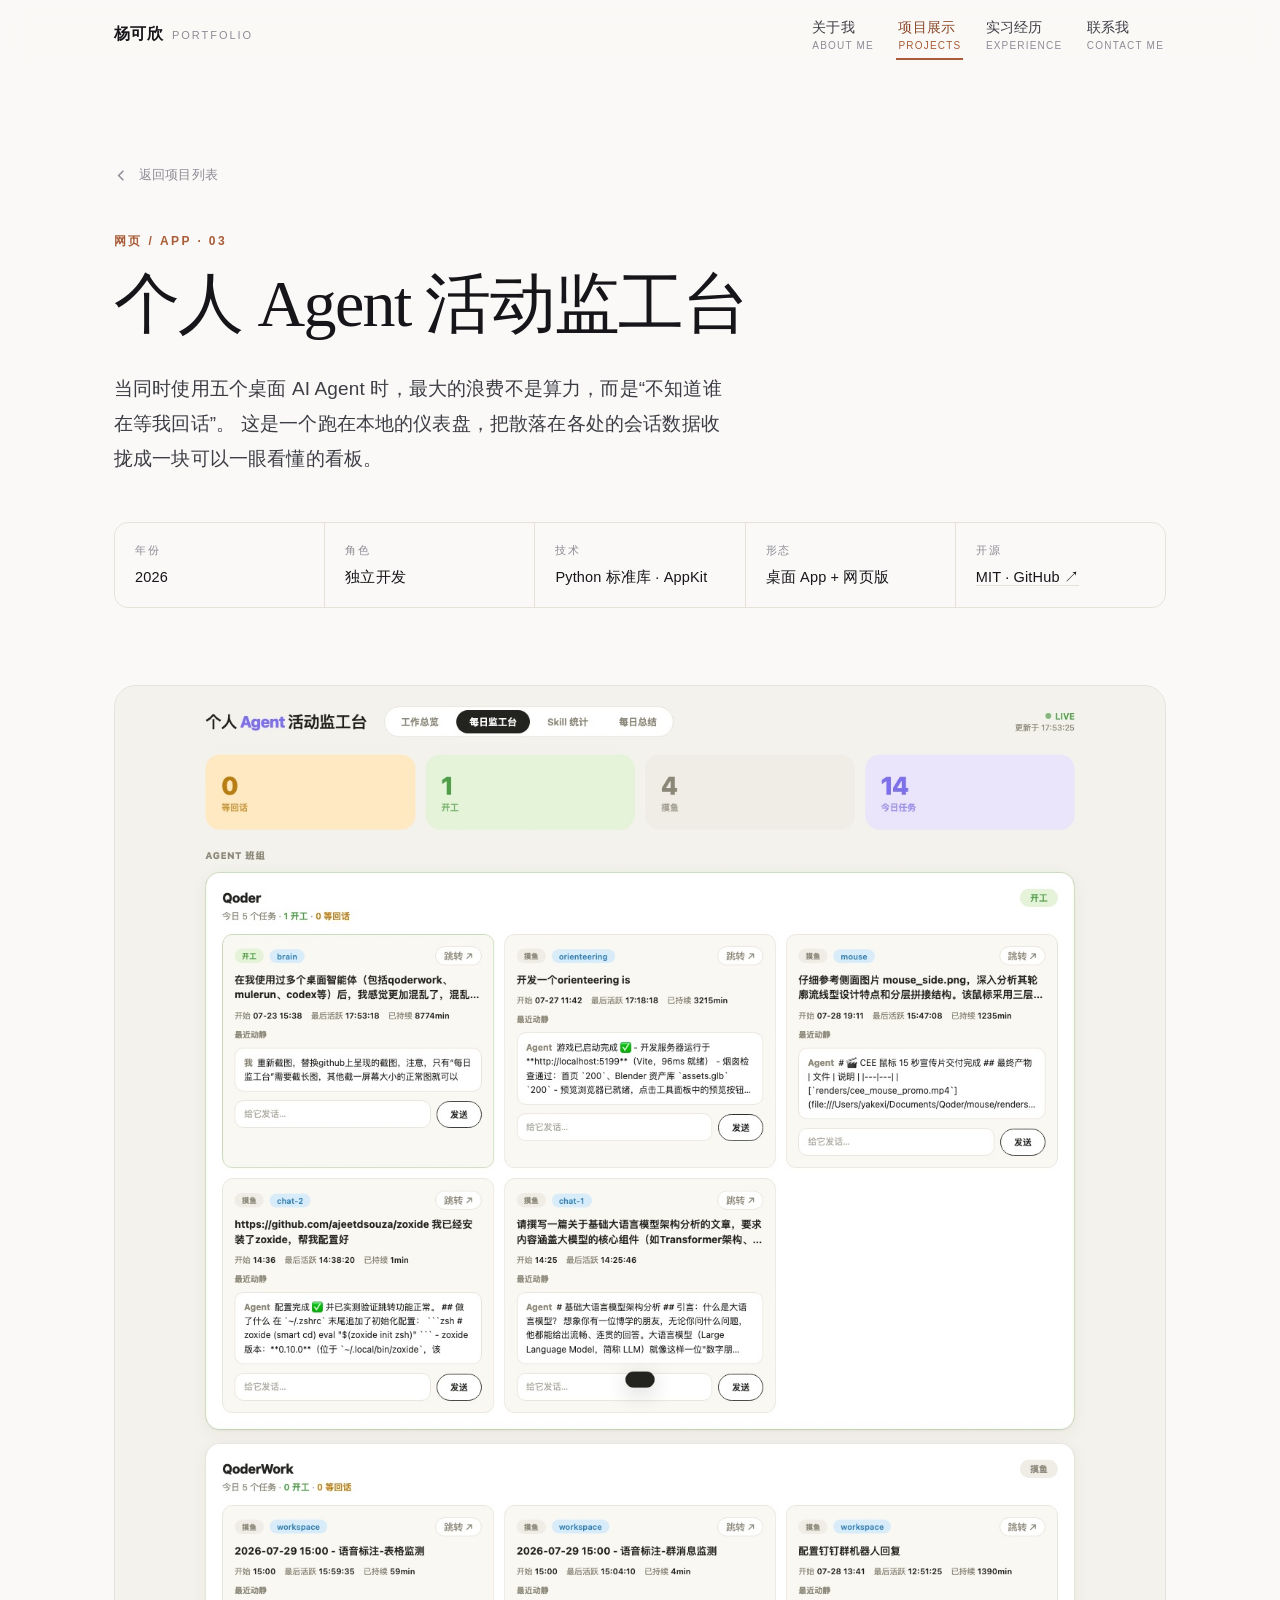
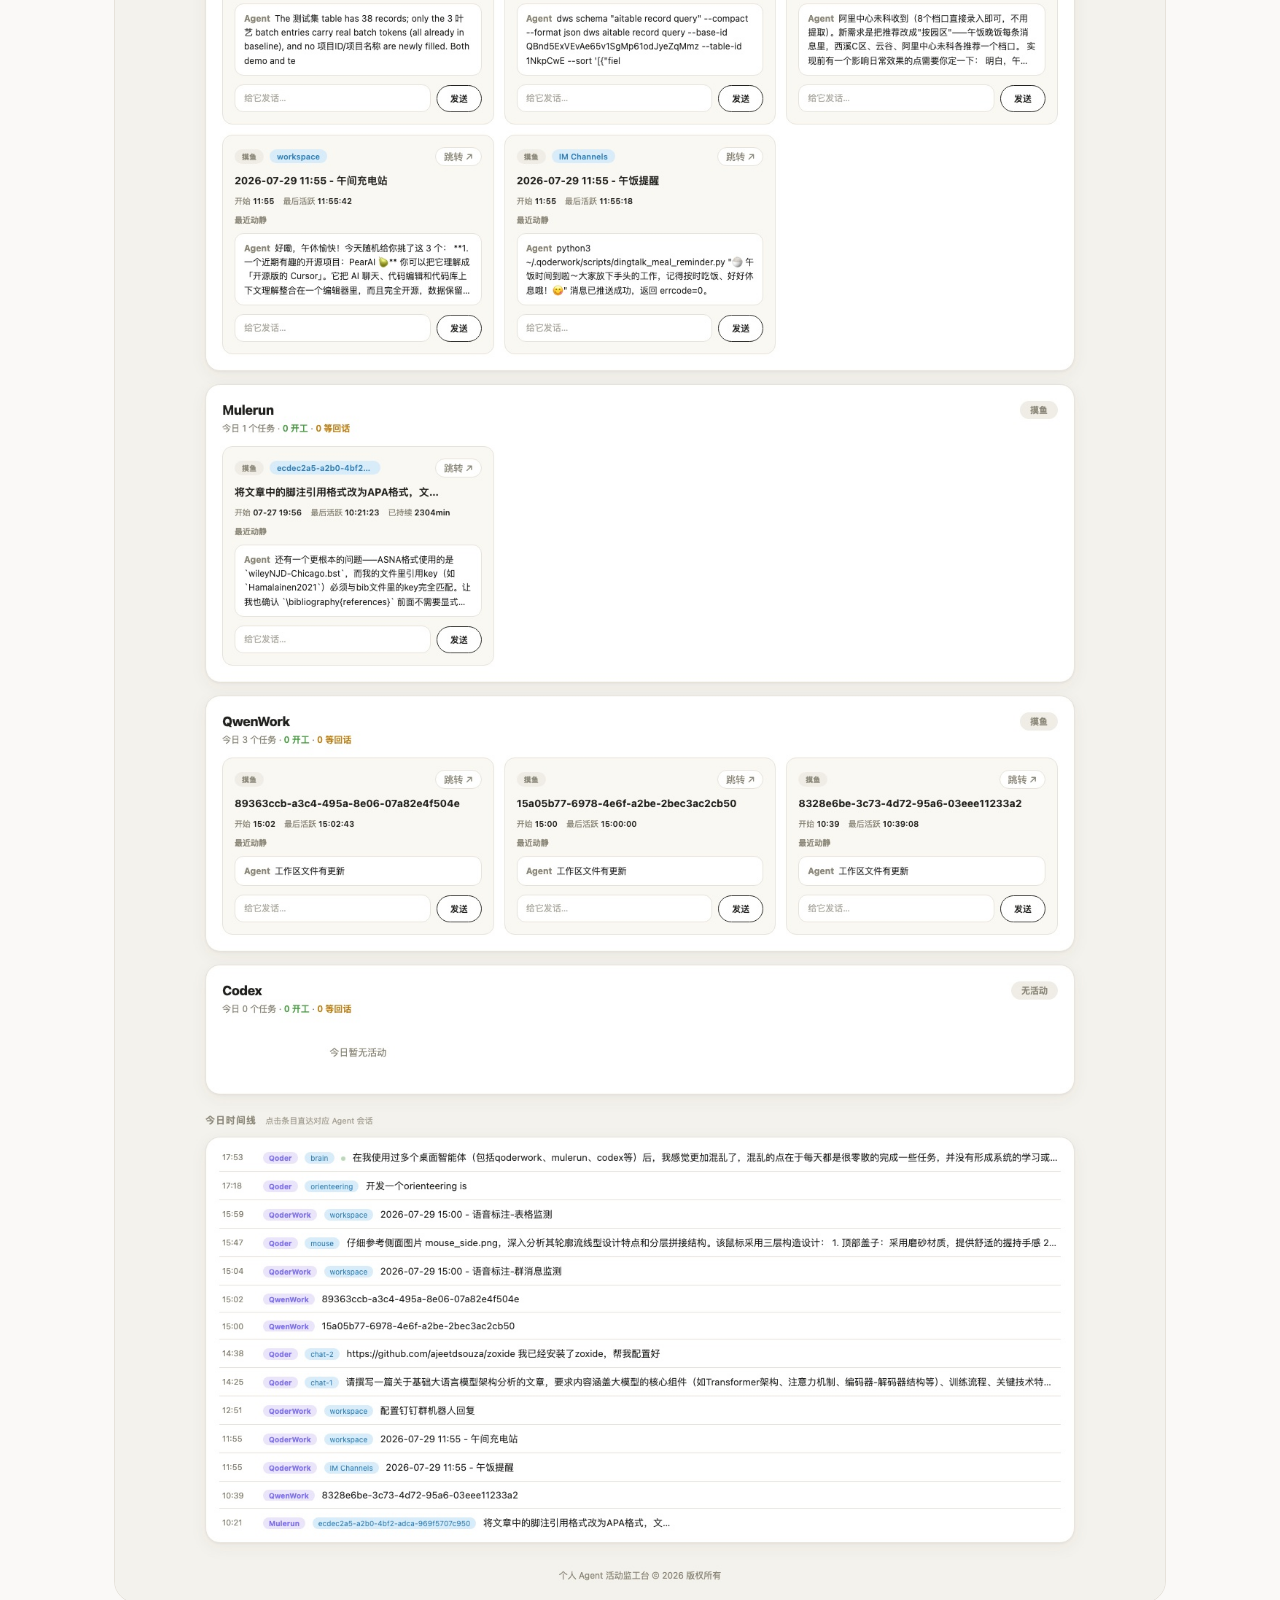
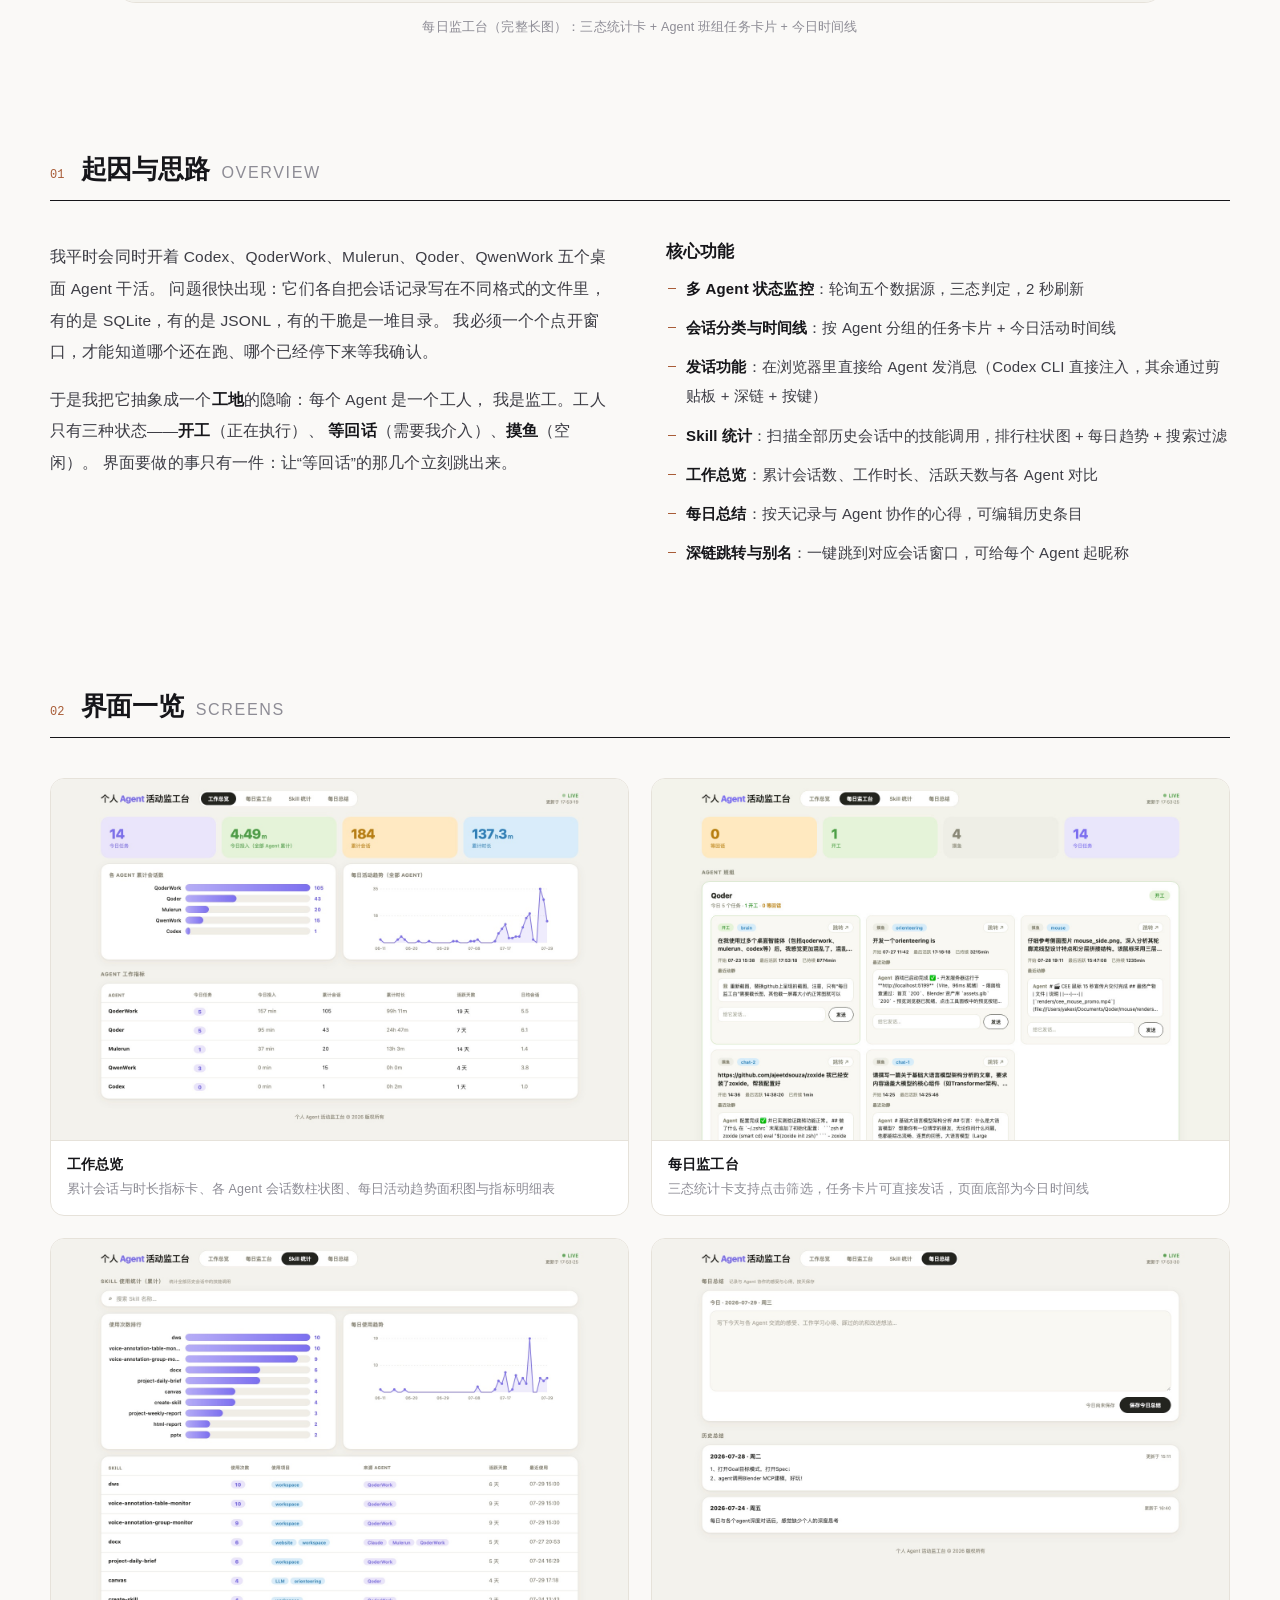
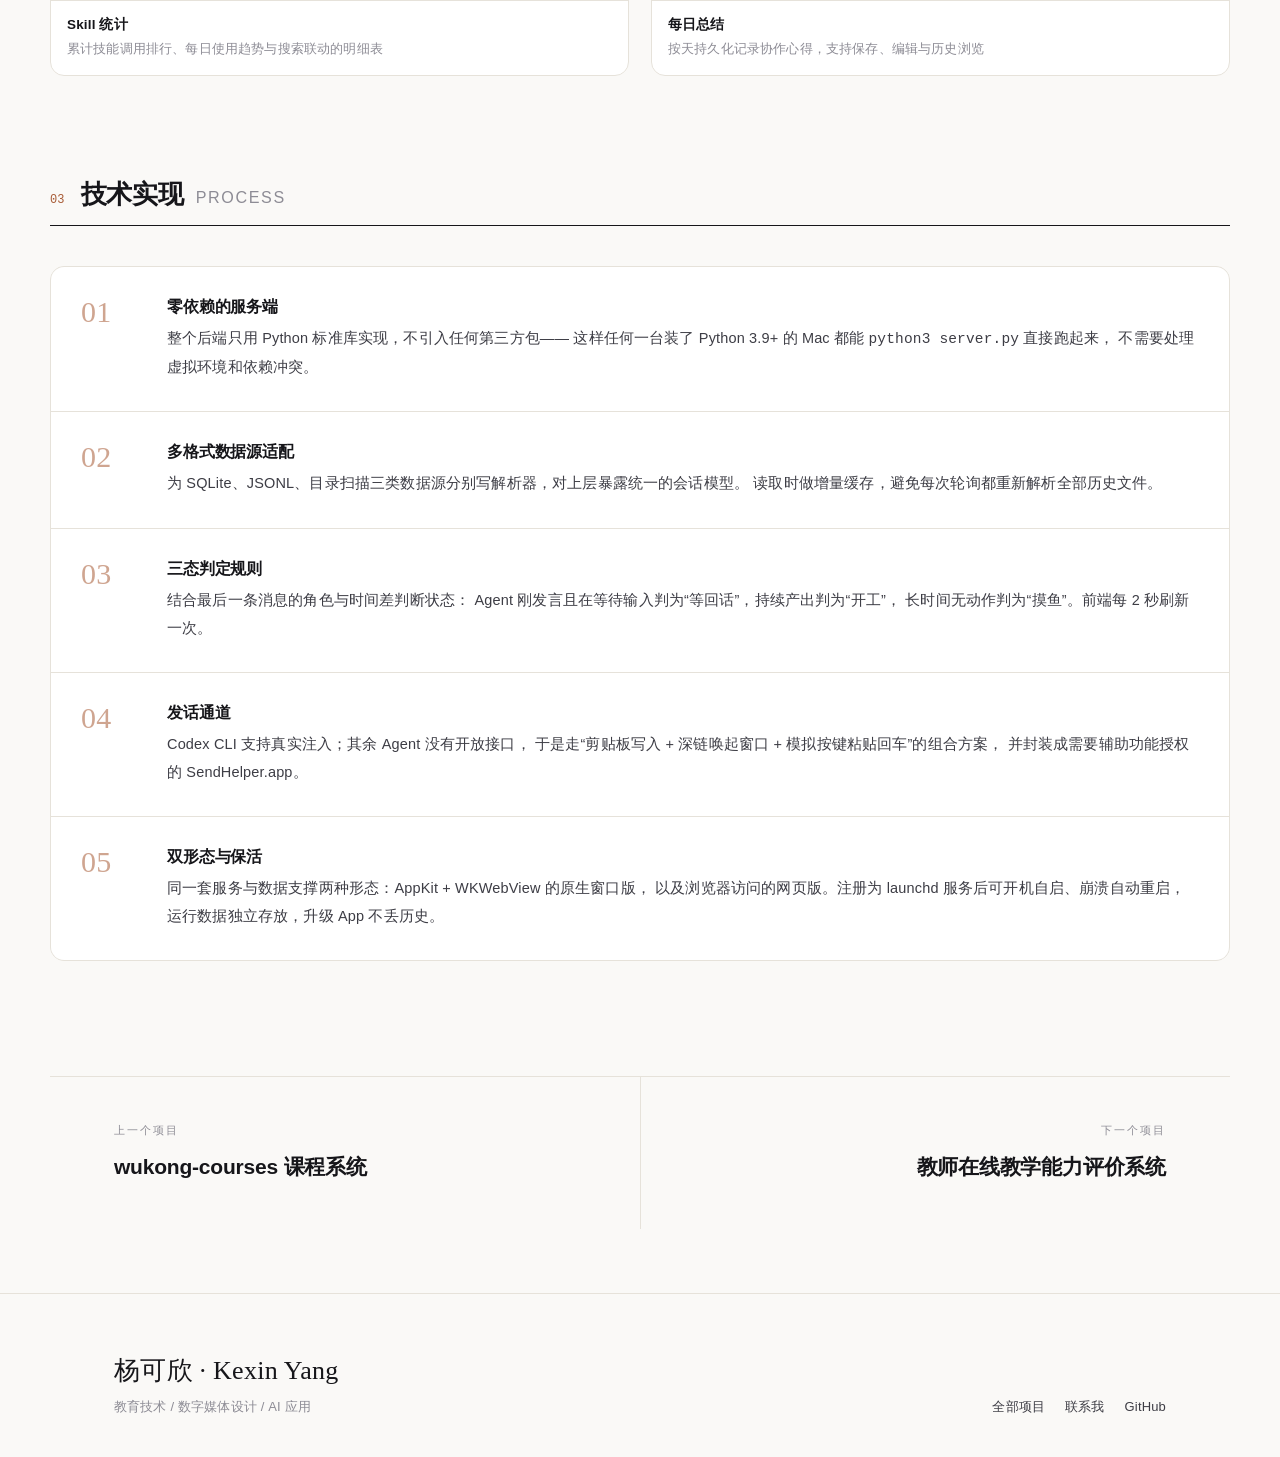
<file: projects/agent-foreman.html>
<!DOCTYPE html>
<html lang="zh-CN">
<head>
<meta charset="UTF-8" />
<meta name="viewport" content="width=device-width, initial-scale=1" />
<title>个人 Agent 活动监工台 | 杨可欣作品集</title>
<meta name="description" content="统一监控多个桌面 AI Agent 工作状态的本地仪表盘：三态判定、Skill 统计、每日总结，Python 标准库实现。" />
<meta name="theme-color" content="#faf9f7" />
<link rel="stylesheet" href="../assets/css/style.css" />
<link rel="stylesheet" href="../assets/css/detail.css" />
</head>
<body>

<div class="progress" aria-hidden="true"></div>

<header class="nav">
  <div class="nav__inner">
    <a class="nav__brand" href="../index.html">杨可欣 <small>Portfolio</small></a>
    <nav class="nav__links" aria-label="主导航">
      <a class="nav__link" href="../index.html#about">关于我<small>About me</small></a>
      <a class="nav__link is-active" href="../index.html#projects">项目展示<small>Projects</small></a>
      <a class="nav__link" href="../index.html#experience">实习经历<small>Experience</small></a>
      <a class="nav__link" href="../index.html#contact">联系我<small>Contact me</small></a>
    </nav>
  </div>
</header>

<main>

  <section class="detail-hero">
    <div class="wrap">
      <a class="crumb" href="../index.html#projects">
        <svg viewBox="0 0 16 16"><path d="M10 3L5 8l5 5"/></svg>
        返回项目列表
      </a>

      <p class="detail-hero__cat">网页 / APP · 03</p>
      <h1 class="detail-hero__title mask"><span>个人 Agent 活动监工台</span></h1>
      <p class="detail-hero__sub reveal" style="--d:.12s">
        当同时使用五个桌面 AI Agent 时，最大的浪费不是算力，而是“不知道谁在等我回话”。
        这是一个跑在本地的仪表盘，把散落在各处的会话数据收拢成一块可以一眼看懂的看板。
      </p>

      <dl class="facts reveal" style="--d:.2s">
        <div class="fact"><dt>年份</dt><dd>2026</dd></div>
        <div class="fact"><dt>角色</dt><dd>独立开发</dd></div>
        <div class="fact"><dt>技术</dt><dd>Python 标准库 · AppKit</dd></div>
        <div class="fact"><dt>形态</dt><dd>桌面 App + 网页版</dd></div>
        <div class="fact"><dt>开源</dt><dd><a href="https://github.com/GingerYang19/personal-agent-foreman" target="_blank" rel="noopener">MIT · GitHub ↗</a></dd></div>
      </dl>
    </div>
  </section>

  <section class="wrap">
    <div class="stage zoom-in">
      <img src="../assets/img/af-2.jpg" alt="每日监工台页面：三态统计卡、Agent 班组任务卡片与今日时间线" />
    </div>
    <p class="stage__note reveal">每日监工台（完整长图）：三态统计卡 + Agent 班组任务卡片 + 今日时间线</p>
  </section>

  <!-- 起因 -->
  <section class="chapter wrap">
    <div class="chapter__head reveal">
      <span class="chapter__no">01</span>
      <h2 class="chapter__title">起因与思路<em>Overview</em></h2>
    </div>

    <div class="duo">
      <div class="prose reveal">
        <p>
          我平时会同时开着 Codex、QoderWork、Mulerun、Qoder、QwenWork 五个桌面 Agent 干活。
          问题很快出现：它们各自把会话记录写在不同格式的文件里，
          有的是 SQLite，有的是 JSONL，有的干脆是一堆目录。
          我必须一个个点开窗口，才能知道哪个还在跑、哪个已经停下来等我确认。
        </p>
        <p>
          于是我把它抽象成一个<strong>工地</strong>的隐喻：每个 Agent 是一个工人，
          我是监工。工人只有三种状态——<strong>开工</strong>（正在执行）、
          <strong>等回话</strong>（需要我介入）、<strong>摸鱼</strong>（空闲）。
          界面要做的事只有一件：让“等回话”的那几个立刻跳出来。
        </p>
      </div>
      <div class="prose reveal" style="--d:.1s">
        <h4 style="margin-top:0">核心功能</h4>
        <ul>
          <li><strong>多 Agent 状态监控</strong>：轮询五个数据源，三态判定，2 秒刷新</li>
          <li><strong>会话分类与时间线</strong>：按 Agent 分组的任务卡片 + 今日活动时间线</li>
          <li><strong>发话功能</strong>：在浏览器里直接给 Agent 发消息（Codex CLI 直接注入，其余通过剪贴板 + 深链 + 按键）</li>
          <li><strong>Skill 统计</strong>：扫描全部历史会话中的技能调用，排行柱状图 + 每日趋势 + 搜索过滤</li>
          <li><strong>工作总览</strong>：累计会话数、工作时长、活跃天数与各 Agent 对比</li>
          <li><strong>每日总结</strong>：按天记录与 Agent 协作的心得，可编辑历史条目</li>
          <li><strong>深链跳转与别名</strong>：一键跳到对应会话窗口，可给每个 Agent 起昵称</li>
        </ul>
      </div>
    </div>
  </section>

  <!-- 界面 -->
  <section class="chapter wrap">
    <div class="chapter__head reveal">
      <span class="chapter__no">02</span>
      <h2 class="chapter__title">界面一览<em>Screens</em></h2>
    </div>

    <div class="gallery gallery--wide" data-lightbox data-stagger="0.08">
      <figure class="shot reveal">
        <img src="../assets/img/af-1.jpg" alt="工作总览页面" loading="lazy" />
        <figcaption><b>工作总览</b>累计会话与时长指标卡、各 Agent 会话数柱状图、每日活动趋势面积图与指标明细表</figcaption>
      </figure>
      <figure class="shot reveal">
        <img src="../assets/img/af-2-top.jpg" alt="每日监工台页面" loading="lazy" />
        <figcaption><b>每日监工台</b>三态统计卡支持点击筛选，任务卡片可直接发话，页面底部为今日时间线</figcaption>
      </figure>
      <figure class="shot reveal">
        <img src="../assets/img/af-3.jpg" alt="Skill 统计页面" loading="lazy" />
        <figcaption><b>Skill 统计</b>累计技能调用排行、每日使用趋势与搜索联动的明细表</figcaption>
      </figure>
      <figure class="shot reveal">
        <img src="../assets/img/af-4.jpg" alt="每日总结页面" loading="lazy" />
        <figcaption><b>每日总结</b>按天持久化记录协作心得，支持保存、编辑与历史浏览</figcaption>
      </figure>
    </div>
  </section>

  <!-- 技术实现 -->
  <section class="chapter wrap">
    <div class="chapter__head reveal">
      <span class="chapter__no">03</span>
      <h2 class="chapter__title">技术实现<em>Process</em></h2>
    </div>

    <div class="steps" data-stagger="0.08">
      <div class="step reveal">
        <div class="step__no">01</div>
        <div>
          <h4>零依赖的服务端</h4>
          <p>
            整个后端只用 Python 标准库实现，不引入任何第三方包——
            这样任何一台装了 Python 3.9+ 的 Mac 都能 <code>python3 server.py</code> 直接跑起来，
            不需要处理虚拟环境和依赖冲突。
          </p>
        </div>
      </div>
      <div class="step reveal">
        <div class="step__no">02</div>
        <div>
          <h4>多格式数据源适配</h4>
          <p>
            为 SQLite、JSONL、目录扫描三类数据源分别写解析器，对上层暴露统一的会话模型。
            读取时做增量缓存，避免每次轮询都重新解析全部历史文件。
          </p>
        </div>
      </div>
      <div class="step reveal">
        <div class="step__no">03</div>
        <div>
          <h4>三态判定规则</h4>
          <p>
            结合最后一条消息的角色与时间差判断状态：
            Agent 刚发言且在等待输入判为“等回话”，持续产出判为“开工”，
            长时间无动作判为“摸鱼”。前端每 2 秒刷新一次。
          </p>
        </div>
      </div>
      <div class="step reveal">
        <div class="step__no">04</div>
        <div>
          <h4>发话通道</h4>
          <p>
            Codex CLI 支持真实注入；其余 Agent 没有开放接口，
            于是走“剪贴板写入 + 深链唤起窗口 + 模拟按键粘贴回车”的组合方案，
            并封装成需要辅助功能授权的 SendHelper.app。
          </p>
        </div>
      </div>
      <div class="step reveal">
        <div class="step__no">05</div>
        <div>
          <h4>双形态与保活</h4>
          <p>
            同一套服务与数据支撑两种形态：AppKit + WKWebView 的原生窗口版，
            以及浏览器访问的网页版。注册为 launchd 服务后可开机自启、崩溃自动重启，
            运行数据独立存放，升级 App 不丢历史。
          </p>
        </div>
      </div>
    </div>
  </section>

  <nav class="wrap pager" aria-label="项目导航">
    <a href="wukong-courses.html">
      <span>上一个项目</span>
      <b>wukong-courses 课程系统</b>
    </a>
    <a href="teacher-portrait.html">
      <span>下一个项目</span>
      <b>教师在线教学能力评价系统</b>
    </a>
  </nav>

</main>

<footer class="footer">
  <div class="wrap footer__inner">
    <div>
      <div class="footer__name">杨可欣 · Kexin Yang</div>
      <div class="footer__meta">教育技术 / 数字媒体设计 / AI 应用</div>
    </div>
    <nav class="footer__links" aria-label="页脚导航">
      <a href="../index.html#projects">全部项目</a>
      <a href="../index.html#contact">联系我</a>
      <a href="https://github.com/GingerYang19" target="_blank" rel="noopener">GitHub</a>
    </nav>
  </div>
</footer>

<script src="../assets/js/main.js"></script>
</body>
</html>
</file>
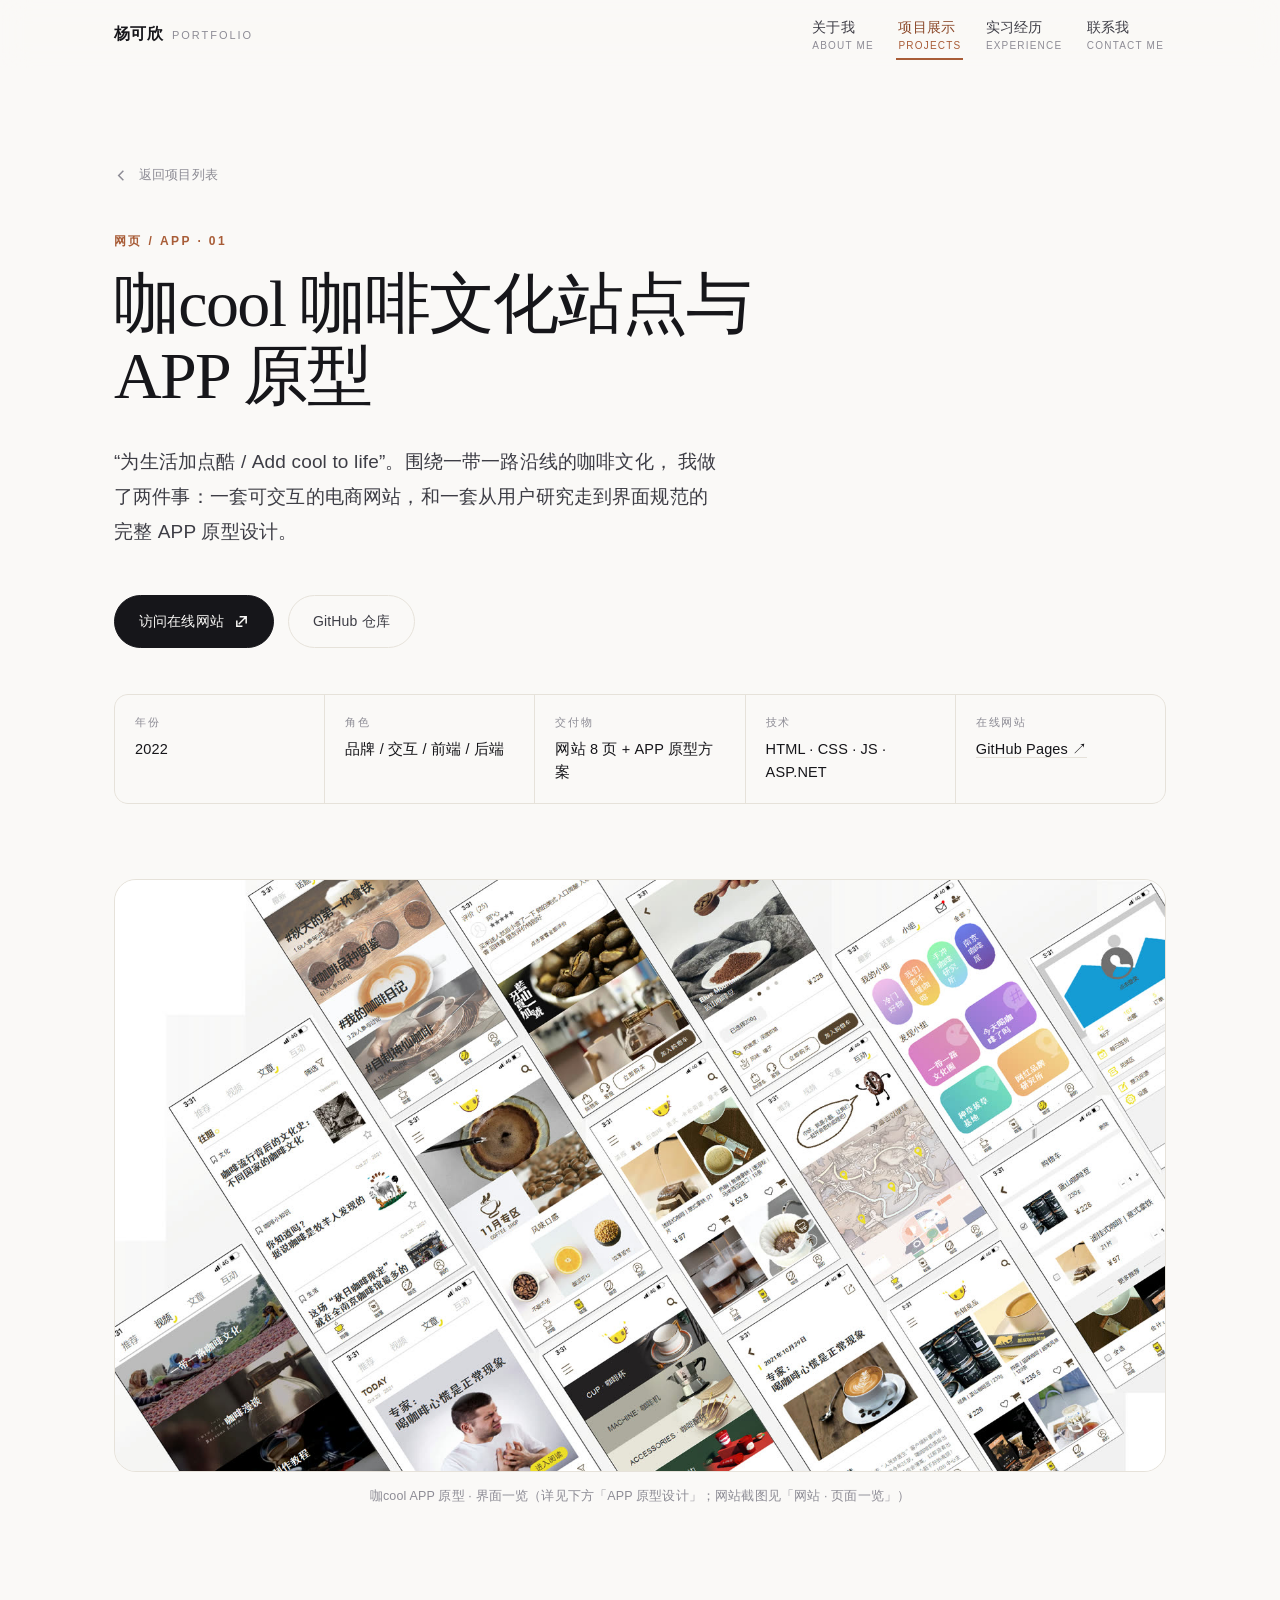
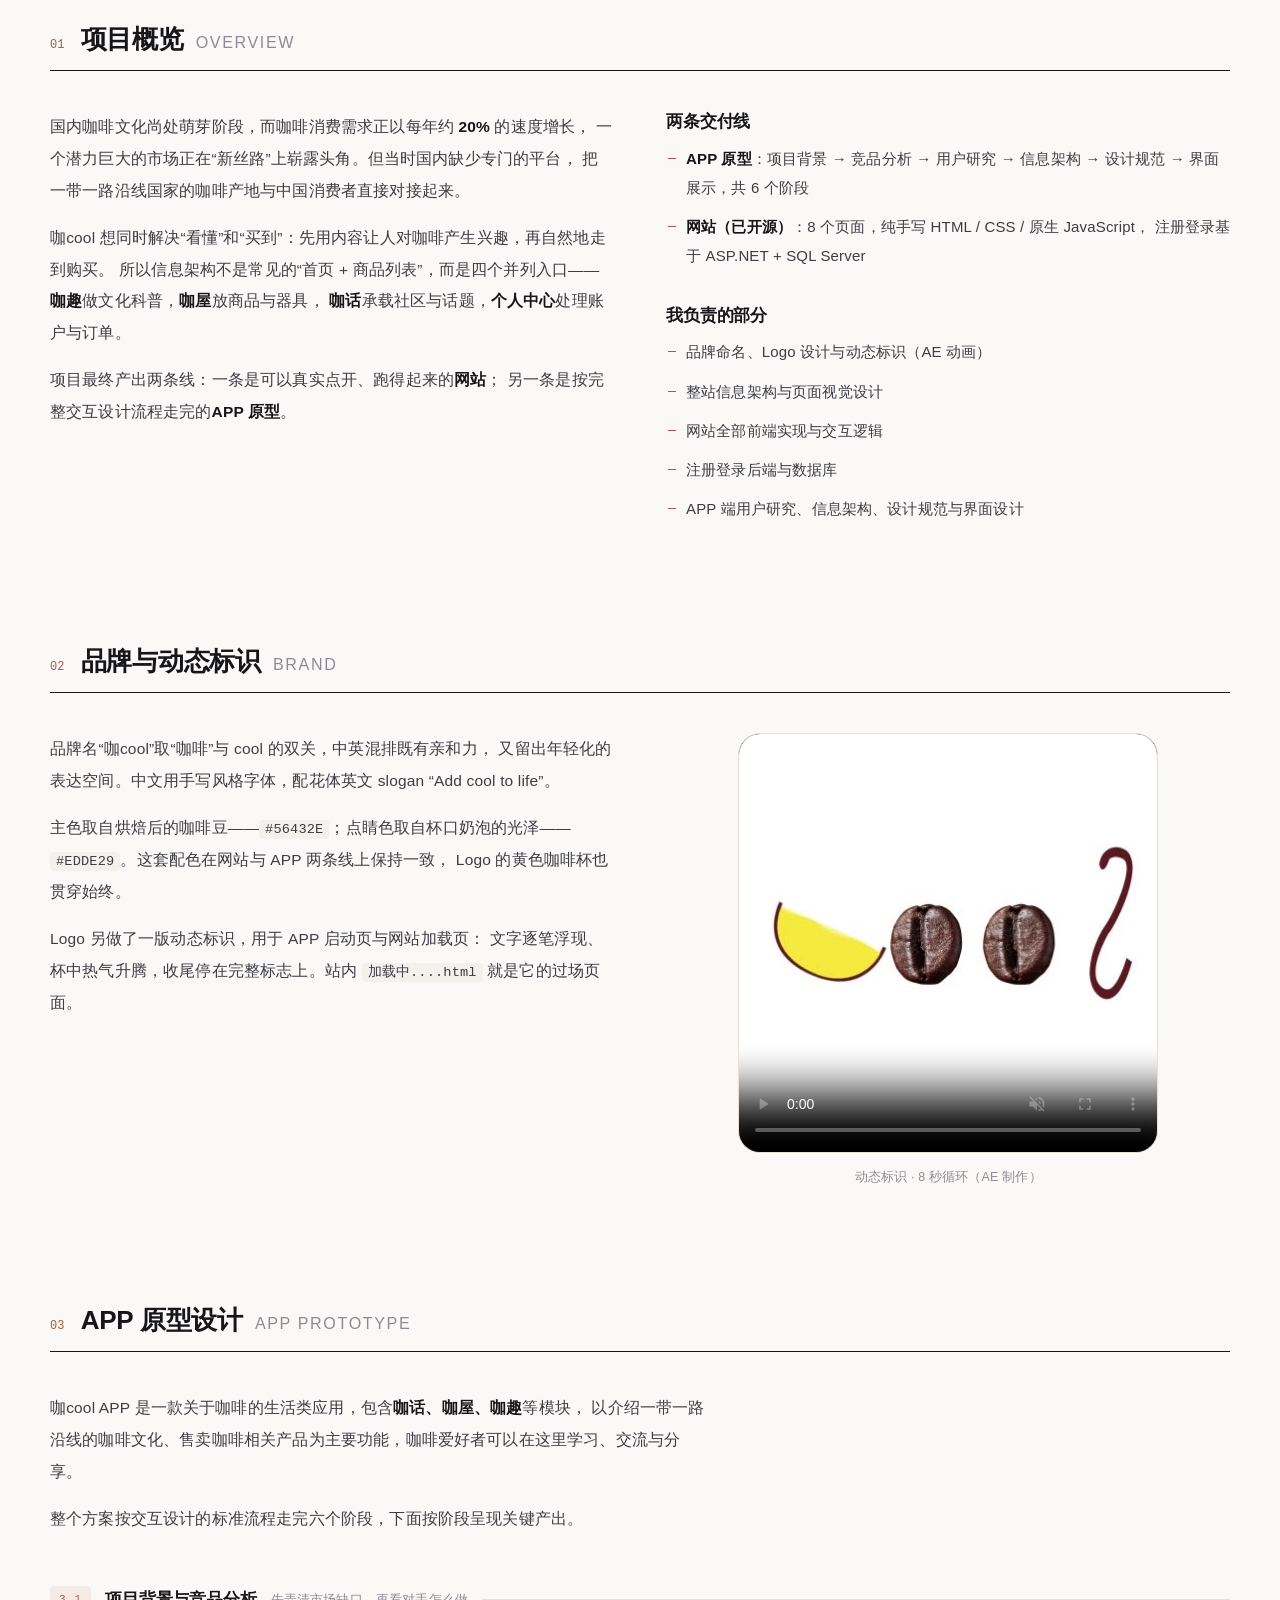
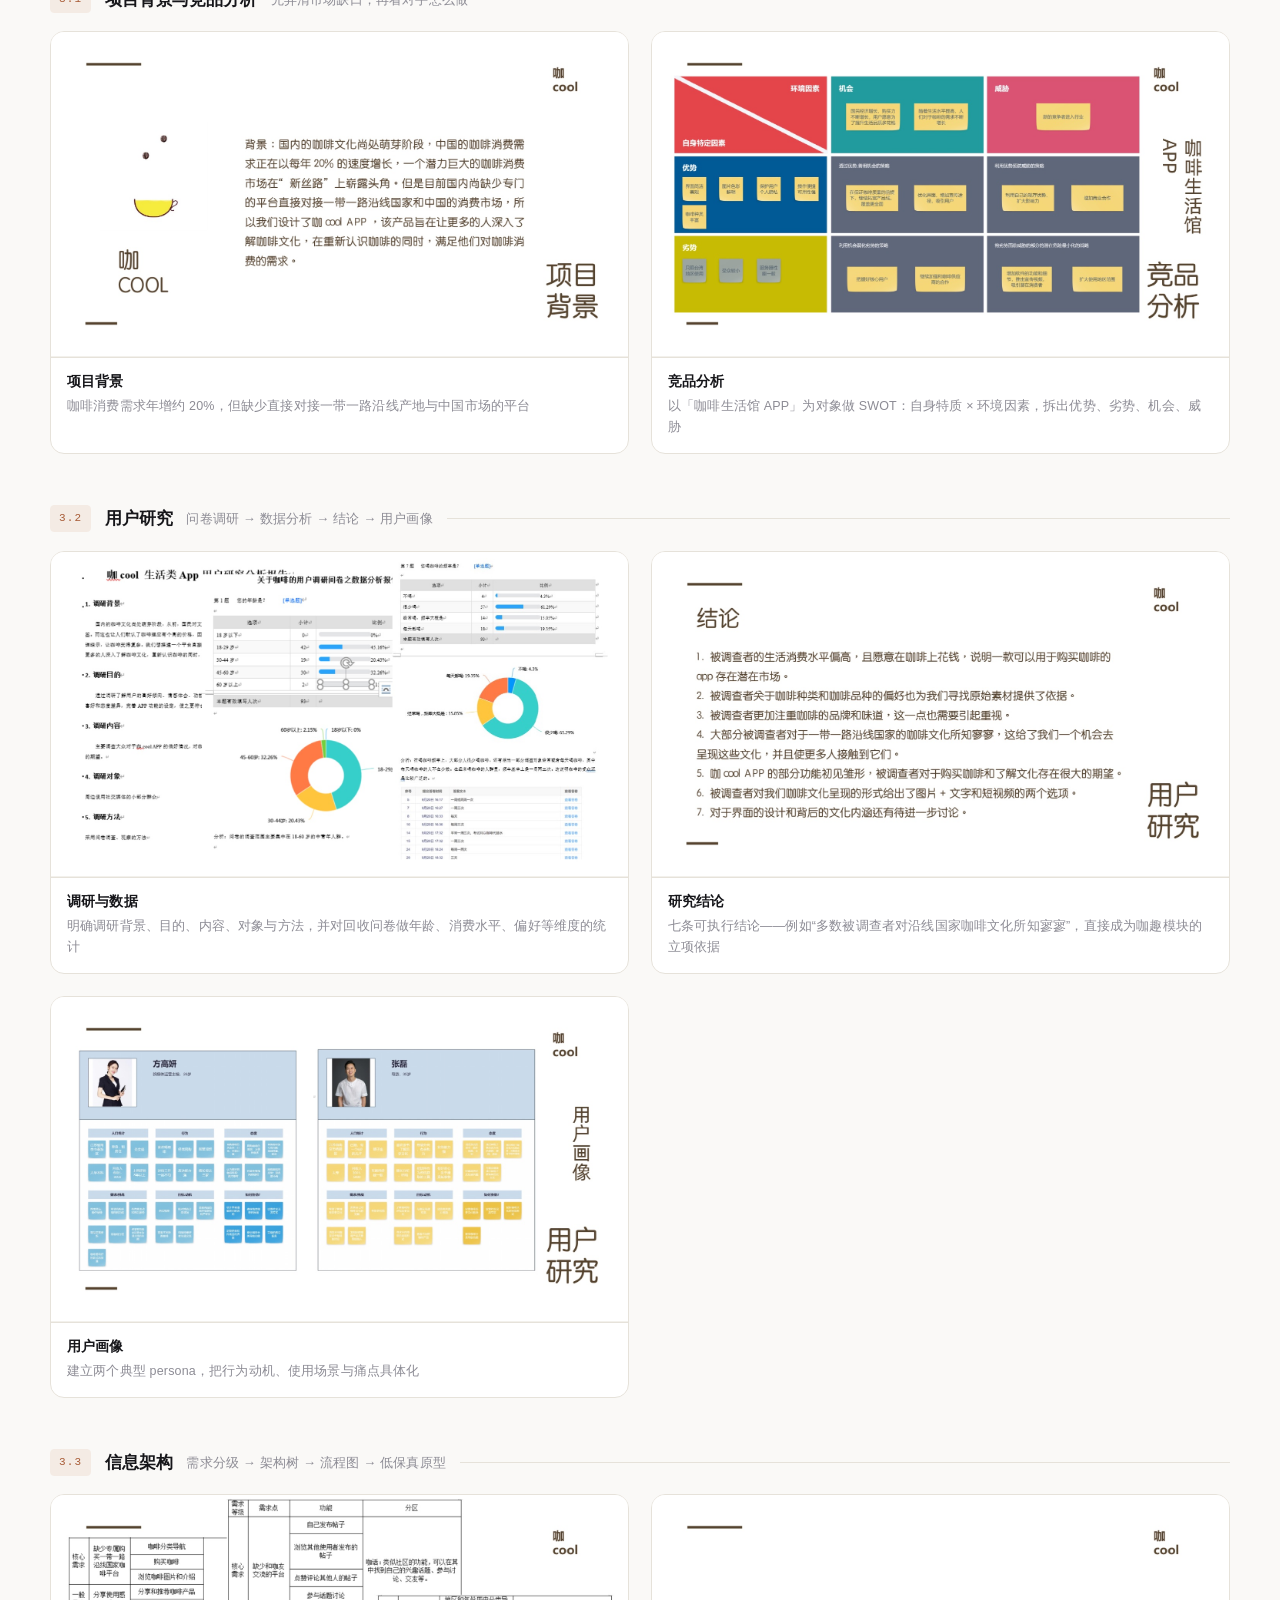
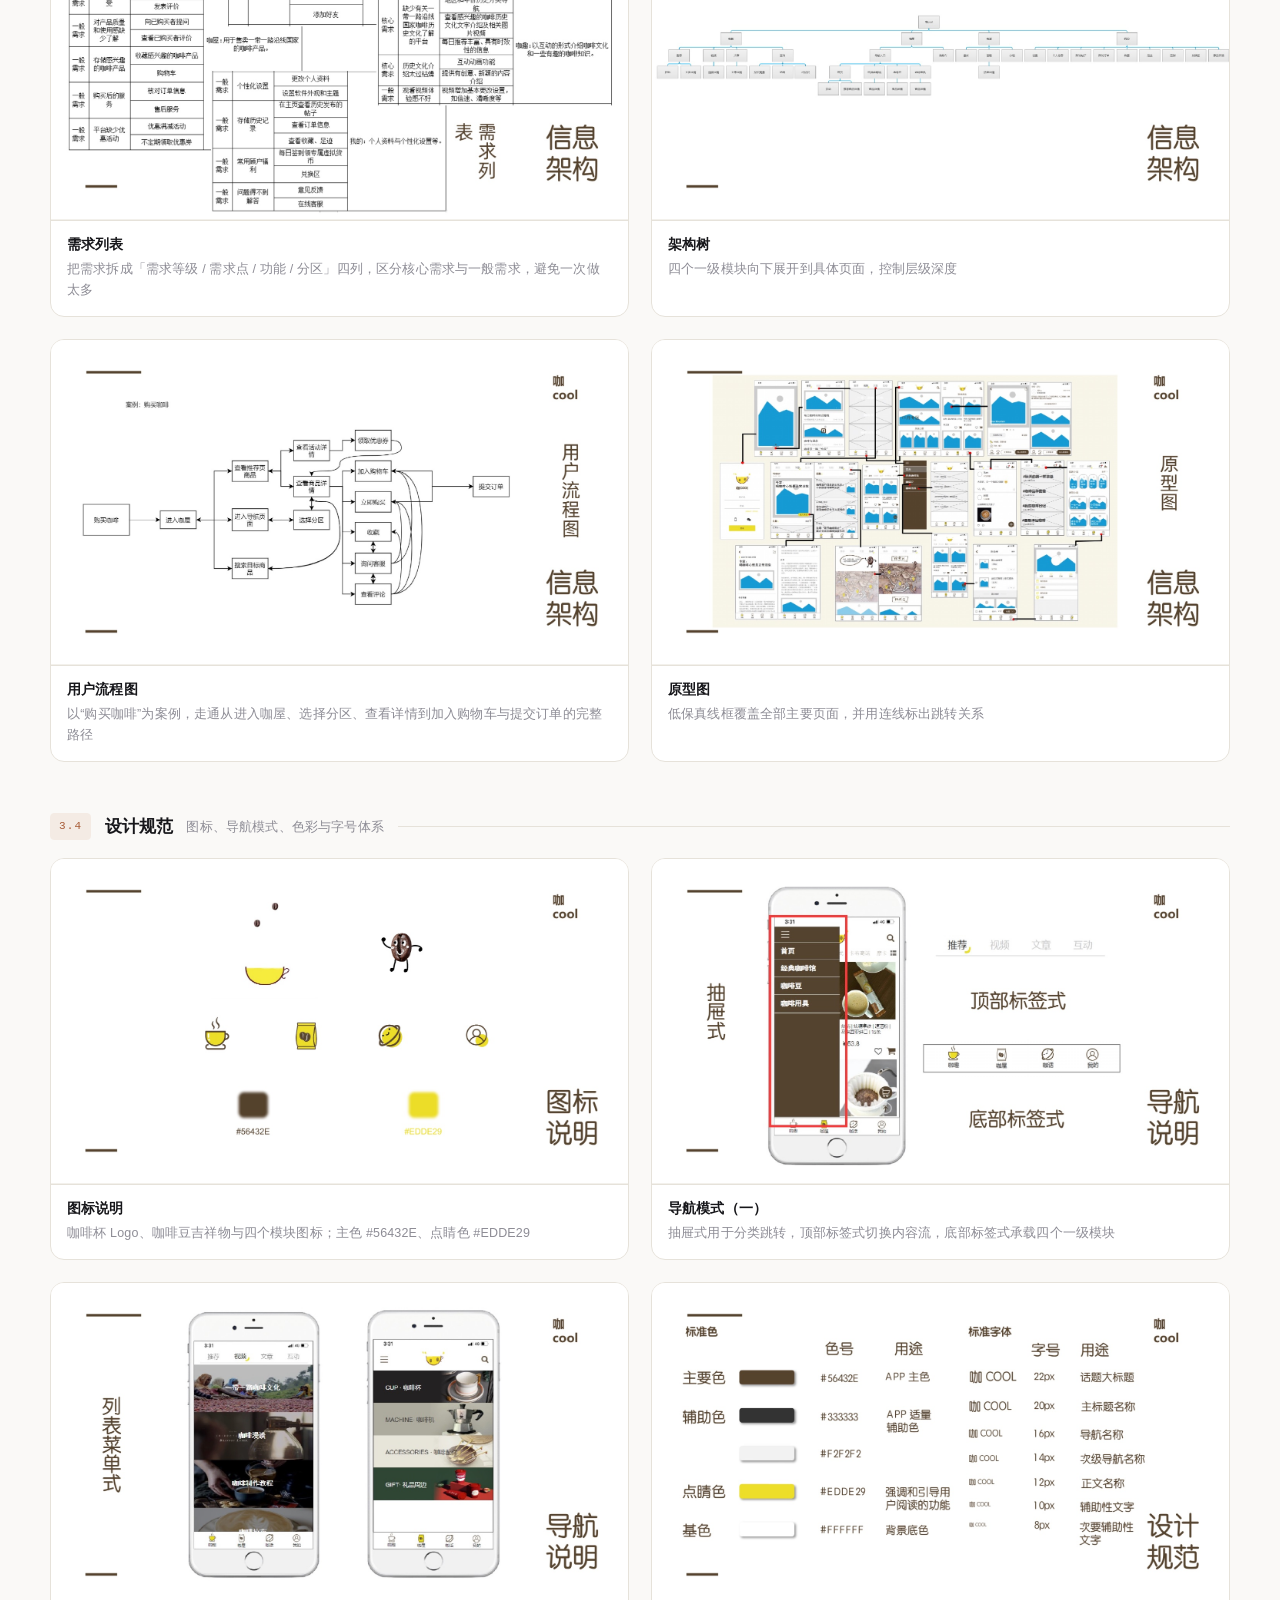
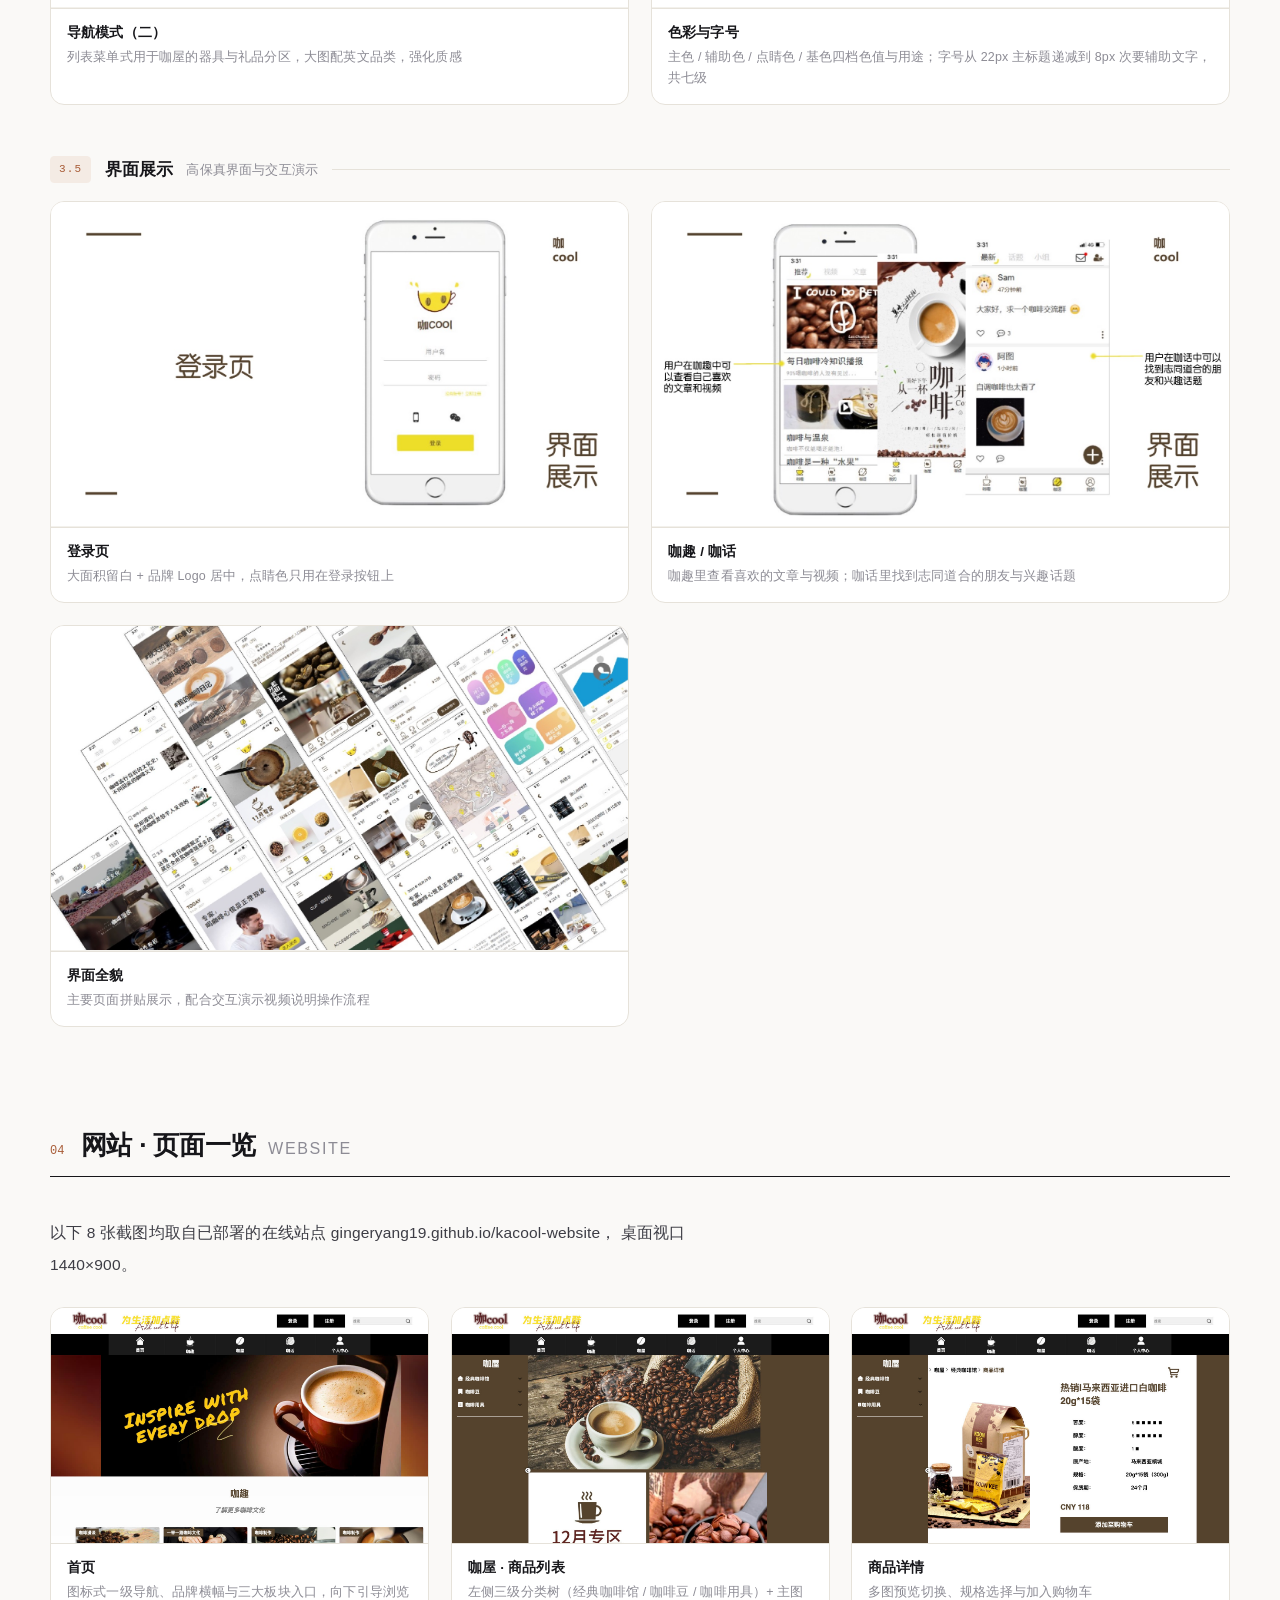
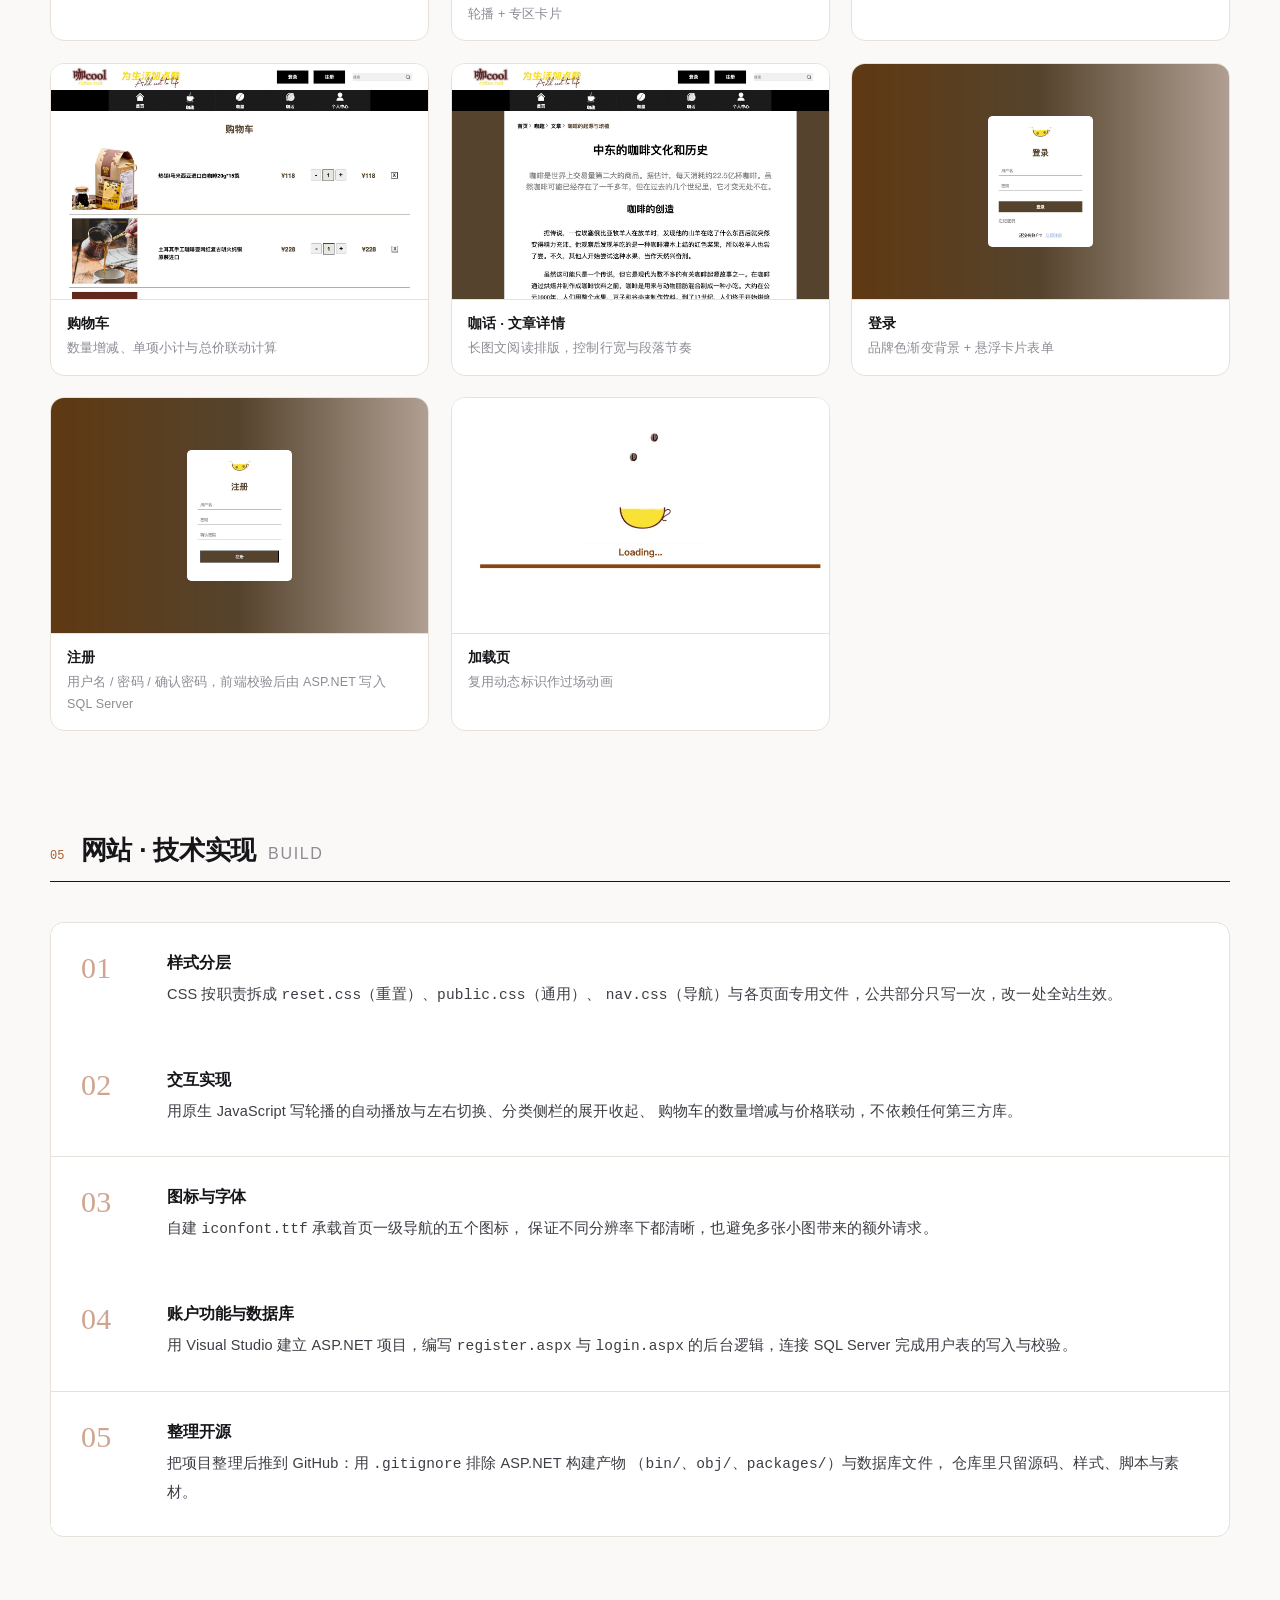
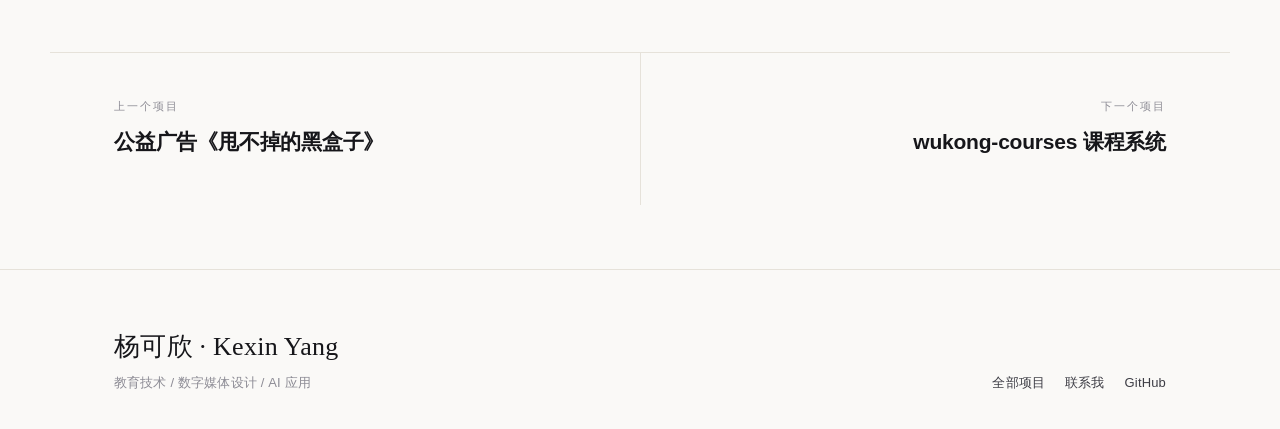
<file: projects/kacool.html>
<!DOCTYPE html>
<html lang="zh-CN">
<head>
<meta charset="UTF-8" />
<meta name="viewport" content="width=device-width, initial-scale=1" />
<title>咖cool 咖啡文化站点与 APP 原型 | 杨可欣作品集</title>
<meta name="description" content="咖cool：面向一带一路沿线咖啡文化的品牌项目，包含 8 页可交互网站（已开源）与一套完整的 APP 原型设计——用户研究、信息架构、设计规范与界面展示。" />
<meta name="theme-color" content="#faf9f7" />
<link rel="stylesheet" href="../assets/css/style.css" />
<link rel="stylesheet" href="../assets/css/detail.css" />
</head>
<body>

<div class="progress" aria-hidden="true"></div>

<header class="nav">
  <div class="nav__inner">
    <a class="nav__brand" href="../index.html">杨可欣 <small>Portfolio</small></a>
    <nav class="nav__links" aria-label="主导航">
      <a class="nav__link" href="../index.html#about">关于我<small>About me</small></a>
      <a class="nav__link is-active" href="../index.html#projects">项目展示<small>Projects</small></a>
      <a class="nav__link" href="../index.html#experience">实习经历<small>Experience</small></a>
      <a class="nav__link" href="../index.html#contact">联系我<small>Contact me</small></a>
    </nav>
  </div>
</header>

<main>

  <!-- ======================================================== 详情首屏 -->
  <section class="detail-hero">
    <div class="wrap">
      <a class="crumb" href="../index.html#projects">
        <svg viewBox="0 0 16 16"><path d="M10 3L5 8l5 5"/></svg>
        返回项目列表
      </a>

      <p class="detail-hero__cat">网页 / APP · 01</p>
      <h1 class="detail-hero__title mask"><span>咖cool 咖啡文化站点与 APP 原型</span></h1>
      <p class="detail-hero__sub reveal" style="--d:.12s">
        “为生活加点酷 / Add cool to life”。围绕一带一路沿线的咖啡文化，
        我做了两件事：一套可交互的电商网站，和一套从用户研究走到界面规范的完整 APP 原型设计。
      </p>

      <div class="detail-hero__actions reveal" style="--d:.16s">
        <a class="btn btn--solid" href="https://gingeryang19.github.io/kacool-website/" target="_blank" rel="noopener">
          访问在线网站
          <svg viewBox="0 0 16 16" fill="none" stroke="currentColor" stroke-width="1.6"><path d="M6 3h7v7M13 3L5 11M3 7v6h6"/></svg>
        </a>
        <a class="btn btn--ghost" href="https://github.com/GingerYang19/kacool-website" target="_blank" rel="noopener">GitHub 仓库</a>
      </div>

      <dl class="facts reveal" style="--d:.2s">
        <div class="fact"><dt>年份</dt><dd>2022</dd></div>
        <div class="fact"><dt>角色</dt><dd>品牌 / 交互 / 前端 / 后端</dd></div>
        <div class="fact"><dt>交付物</dt><dd>网站 8 页 + APP 原型方案</dd></div>
        <div class="fact"><dt>技术</dt><dd>HTML · CSS · JS · ASP.NET</dd></div>
        <div class="fact">
          <dt>在线网站</dt>
          <dd><a href="https://gingeryang19.github.io/kacool-website/" target="_blank" rel="noopener">GitHub Pages ↗</a></dd>
        </div>
      </dl>
    </div>
  </section>

  <!-- ======================================================== 主视觉 -->
  <section class="wrap">
    <div class="stage zoom-in">
      <img src="../assets/img/kacool-app-cover.jpg" alt="咖cool APP 原型界面一览" />
    </div>
    <p class="stage__note reveal">咖cool APP 原型 · 界面一览（详见下方「APP 原型设计」；网站截图见「网站 · 页面一览」）</p>
  </section>

  <!-- ======================================================== 项目概览 -->
  <section class="chapter wrap">
    <div class="chapter__head reveal">
      <span class="chapter__no">01</span>
      <h2 class="chapter__title">项目概览<em>Overview</em></h2>
    </div>

    <div class="duo">
      <div class="prose reveal">
        <p>
          国内咖啡文化尚处萌芽阶段，而咖啡消费需求正以每年约 <strong>20%</strong> 的速度增长，
          一个潜力巨大的市场正在“新丝路”上崭露头角。但当时国内缺少专门的平台，
          把一带一路沿线国家的咖啡产地与中国消费者直接对接起来。
        </p>
        <p>
          咖cool 想同时解决“看懂”和“买到”：先用内容让人对咖啡产生兴趣，再自然地走到购买。
          所以信息架构不是常见的“首页 + 商品列表”，而是四个并列入口——
          <strong>咖趣</strong>做文化科普，<strong>咖屋</strong>放商品与器具，
          <strong>咖话</strong>承载社区与话题，<strong>个人中心</strong>处理账户与订单。
        </p>
        <p>
          项目最终产出两条线：一条是可以真实点开、跑得起来的<strong>网站</strong>；
          另一条是按完整交互设计流程走完的<strong>APP 原型</strong>。
        </p>
      </div>
      <div class="prose reveal" style="--d:.1s">
        <h4 style="margin-top:0">两条交付线</h4>
        <ul>
          <li><strong>APP 原型</strong>：项目背景 → 竞品分析 → 用户研究 → 信息架构 →
            设计规范 → 界面展示，共 6 个阶段</li>
          <li><strong>网站（已开源）</strong>：8 个页面，纯手写 HTML / CSS / 原生 JavaScript，
            注册登录基于 ASP.NET + SQL Server</li>
        </ul>
        <h4>我负责的部分</h4>
        <ul>
          <li>品牌命名、Logo 设计与动态标识（AE 动画）</li>
          <li>整站信息架构与页面视觉设计</li>
          <li>网站全部前端实现与交互逻辑</li>
          <li>注册登录后端与数据库</li>
          <li>APP 端用户研究、信息架构、设计规范与界面设计</li>
        </ul>
      </div>
    </div>
  </section>

  <!-- ======================================================== 品牌 -->
  <section class="chapter wrap">
    <div class="chapter__head reveal">
      <span class="chapter__no">02</span>
      <h2 class="chapter__title">品牌与动态标识<em>Brand</em></h2>
    </div>

    <div class="duo">
      <div class="prose reveal">
        <p>
          品牌名“咖cool”取“咖啡”与 cool 的双关，中英混排既有亲和力，
          又留出年轻化的表达空间。中文用手写风格字体，配花体英文 slogan
          “Add cool to life”。
        </p>
        <p>
          主色取自烘焙后的咖啡豆——<code>#56432E</code>；点睛色取自杯口奶泡的光泽——
          <code>#EDDE29</code>。这套配色在网站与 APP 两条线上保持一致，
          Logo 的黄色咖啡杯也贯穿始终。
        </p>
        <p>
          Logo 另做了一版动态标识，用于 APP 启动页与网站加载页：
          文字逐笔浮现、杯中热气升腾，收尾停在完整标志上。站内
          <code>加载中....html</code> 就是它的过场页面。
        </p>
      </div>
      <div class="reveal" style="--d:.1s">
        <div class="stage stage--tall">
          <video src="../assets/video/kacool-logo.mp4"
                 poster="../assets/img/poster-kacool-logo.jpg"
                 controls muted loop playsinline preload="metadata"
                 controlslist="nodownload noremoteplayback" disablepictureinpicture oncontextmenu="return false"></video>
        </div>
        <p class="stage__note">动态标识 · 8 秒循环（AE 制作）</p>
      </div>
    </div>
  </section>

  <!-- ======================================================== APP 原型 -->
  <section class="chapter wrap">
    <div class="chapter__head reveal">
      <span class="chapter__no">03</span>
      <h2 class="chapter__title">APP 原型设计<em>App Prototype</em></h2>
    </div>

    <div class="prose reveal" style="margin-bottom:10px">
      <p>
        咖cool APP 是一款关于咖啡的生活类应用，包含<strong>咖话、咖屋、咖趣</strong>等模块，
        以介绍一带一路沿线的咖啡文化、售卖咖啡相关产品为主要功能，咖啡爱好者可以在这里学习、交流与分享。
      </p>
      <p>
        整个方案按交互设计的标准流程走完六个阶段，下面按阶段呈现关键产出。
      </p>
    </div>

    <!-- 5.1 背景与竞品 -->
    <div class="subhead reveal">
      <span class="subhead__no">3.1</span>
      <h3>项目背景与竞品分析</h3>
      <p>先弄清市场缺口，再看对手怎么做</p>
    </div>
    <div class="gallery gallery--wide" data-lightbox data-stagger="0.07">
      <figure class="shot shot--slide reveal">
        <img src="../assets/img/kcapp-03.jpg" alt="项目背景说明页" loading="lazy" />
        <figcaption><b>项目背景</b>咖啡消费需求年增约 20%，但缺少直接对接一带一路沿线产地与中国市场的平台</figcaption>
      </figure>
      <figure class="shot shot--slide reveal">
        <img src="../assets/img/kcapp-04.jpg" alt="竞品分析 SWOT 矩阵" loading="lazy" />
        <figcaption><b>竞品分析</b>以「咖啡生活馆 APP」为对象做 SWOT：自身特质 × 环境因素，拆出优势、劣势、机会、威胁</figcaption>
      </figure>
    </div>

    <!-- 5.2 用户研究 -->
    <div class="subhead reveal">
      <span class="subhead__no">3.2</span>
      <h3>用户研究</h3>
      <p>问卷调研 → 数据分析 → 结论 → 用户画像</p>
    </div>
    <div class="gallery gallery--wide" data-lightbox data-stagger="0.07">
      <figure class="shot shot--slide reveal">
        <img src="../assets/img/kcapp-05.jpg" alt="用户调研方案与问卷数据分析" loading="lazy" />
        <figcaption><b>调研与数据</b>明确调研背景、目的、内容、对象与方法，并对回收问卷做年龄、消费水平、偏好等维度的统计</figcaption>
      </figure>
      <figure class="shot shot--slide reveal">
        <img src="../assets/img/kcapp-07.jpg" alt="用户研究七条结论" loading="lazy" />
        <figcaption><b>研究结论</b>七条可执行结论——例如“多数被调查者对沿线国家咖啡文化所知寥寥”，直接成为咖趣模块的立项依据</figcaption>
      </figure>
      <figure class="shot shot--slide reveal">
        <img src="../assets/img/kcapp-08.jpg" alt="两位用户画像" loading="lazy" />
        <figcaption><b>用户画像</b>建立两个典型 persona，把行为动机、使用场景与痛点具体化</figcaption>
      </figure>
    </div>

    <!-- 5.3 信息架构 -->
    <div class="subhead reveal">
      <span class="subhead__no">3.3</span>
      <h3>信息架构</h3>
      <p>需求分级 → 架构树 → 流程图 → 低保真原型</p>
    </div>
    <div class="gallery gallery--wide" data-lightbox data-stagger="0.07">
      <figure class="shot shot--slide reveal">
        <img src="../assets/img/kcapp-09.jpg" alt="需求列表分级表" loading="lazy" />
        <figcaption><b>需求列表</b>把需求拆成「需求等级 / 需求点 / 功能 / 分区」四列，区分核心需求与一般需求，避免一次做太多</figcaption>
      </figure>
      <figure class="shot shot--slide reveal">
        <img src="../assets/img/kcapp-10.jpg" alt="信息架构树状图" loading="lazy" />
        <figcaption><b>架构树</b>四个一级模块向下展开到具体页面，控制层级深度</figcaption>
      </figure>
      <figure class="shot shot--slide reveal">
        <img src="../assets/img/kcapp-11.jpg" alt="购买咖啡用户流程图" loading="lazy" />
        <figcaption><b>用户流程图</b>以“购买咖啡”为案例，走通从进入咖屋、选择分区、查看详情到加入购物车与提交订单的完整路径</figcaption>
      </figure>
      <figure class="shot shot--slide reveal">
        <img src="../assets/img/kcapp-12.jpg" alt="低保真原型图全貌" loading="lazy" />
        <figcaption><b>原型图</b>低保真线框覆盖全部主要页面，并用连线标出跳转关系</figcaption>
      </figure>
    </div>

    <!-- 5.4 设计规范 -->
    <div class="subhead reveal">
      <span class="subhead__no">3.4</span>
      <h3>设计规范</h3>
      <p>图标、导航模式、色彩与字号体系</p>
    </div>
    <div class="gallery gallery--wide" data-lightbox data-stagger="0.07">
      <figure class="shot shot--slide reveal">
        <img src="../assets/img/kcapp-13.jpg" alt="图标说明与品牌色" loading="lazy" />
        <figcaption><b>图标说明</b>咖啡杯 Logo、咖啡豆吉祥物与四个模块图标；主色 #56432E、点睛色 #EDDE29</figcaption>
      </figure>
      <figure class="shot shot--slide reveal">
        <img src="../assets/img/kcapp-14.jpg" alt="抽屉式、顶部标签式、底部标签式导航" loading="lazy" />
        <figcaption><b>导航模式（一）</b>抽屉式用于分类跳转，顶部标签式切换内容流，底部标签式承载四个一级模块</figcaption>
      </figure>
      <figure class="shot shot--slide reveal">
        <img src="../assets/img/kcapp-15.jpg" alt="列表菜单式导航" loading="lazy" />
        <figcaption><b>导航模式（二）</b>列表菜单式用于咖屋的器具与礼品分区，大图配英文品类，强化质感</figcaption>
      </figure>
      <figure class="shot shot--slide reveal">
        <img src="../assets/img/kcapp-16.jpg" alt="色彩与字号规范表" loading="lazy" />
        <figcaption><b>色彩与字号</b>主色 / 辅助色 / 点睛色 / 基色四档色值与用途；字号从 22px 主标题递减到 8px 次要辅助文字，共七级</figcaption>
      </figure>
    </div>

    <!-- 5.5 界面展示 -->
    <div class="subhead reveal">
      <span class="subhead__no">3.5</span>
      <h3>界面展示</h3>
      <p>高保真界面与交互演示</p>
    </div>
    <div class="gallery gallery--wide" data-lightbox data-stagger="0.07">
      <figure class="shot shot--slide reveal">
        <img src="../assets/img/kcapp-17.jpg" alt="APP 登录页高保真界面" loading="lazy" />
        <figcaption><b>登录页</b>大面积留白 + 品牌 Logo 居中，点睛色只用在登录按钮上</figcaption>
      </figure>
      <figure class="shot shot--slide reveal">
        <img src="../assets/img/kcapp-18.jpg" alt="咖趣与咖话界面" loading="lazy" />
        <figcaption><b>咖趣 / 咖话</b>咖趣里查看喜欢的文章与视频；咖话里找到志同道合的朋友与兴趣话题</figcaption>
      </figure>
      <figure class="shot shot--slide reveal">
        <img src="../assets/img/kcapp-19.jpg" alt="全部界面拼贴与交互演示" loading="lazy" />
        <figcaption><b>界面全貌</b>主要页面拼贴展示，配合交互演示视频说明操作流程</figcaption>
      </figure>
    </div>
  </section>

  <!-- ======================================================== 网站页面 -->
  <section class="chapter wrap">
    <div class="chapter__head reveal">
      <span class="chapter__no">04</span>
      <h2 class="chapter__title">网站 · 页面一览<em>Website</em></h2>
    </div>

    <div class="prose reveal" style="margin-bottom:26px">
      <p>
        以下 8 张截图均取自已部署的在线站点
        <a href="https://gingeryang19.github.io/kacool-website/" target="_blank" rel="noopener">gingeryang19.github.io/kacool-website</a>，
        桌面视口 1440×900。
      </p>
    </div>

    <div class="gallery" data-lightbox data-stagger="0.07">
      <figure class="shot reveal">
        <img src="../assets/img/kc-home.jpg" alt="咖cool 首页" loading="lazy" />
        <figcaption><b>首页</b>图标式一级导航、品牌横幅与三大板块入口，向下引导浏览</figcaption>
      </figure>
      <figure class="shot reveal">
        <img src="../assets/img/kc-shop.jpg" alt="咖屋商品列表页" loading="lazy" />
        <figcaption><b>咖屋 · 商品列表</b>左侧三级分类树（经典咖啡馆 / 咖啡豆 / 咖啡用具）+ 主图轮播 + 专区卡片</figcaption>
      </figure>
      <figure class="shot reveal">
        <img src="../assets/img/kc-product.jpg" alt="咖啡商品详情页" loading="lazy" />
        <figcaption><b>商品详情</b>多图预览切换、规格选择与加入购物车</figcaption>
      </figure>
      <figure class="shot reveal">
        <img src="../assets/img/kc-cart.jpg" alt="购物车列表页" loading="lazy" />
        <figcaption><b>购物车</b>数量增减、单项小计与总价联动计算</figcaption>
      </figure>
      <figure class="shot reveal">
        <img src="../assets/img/kc-article.jpg" alt="文章详情页" loading="lazy" />
        <figcaption><b>咖话 · 文章详情</b>长图文阅读排版，控制行宽与段落节奏</figcaption>
      </figure>
      <figure class="shot reveal">
        <img src="../assets/img/kc-login.jpg" alt="登录页" loading="lazy" />
        <figcaption><b>登录</b>品牌色渐变背景 + 悬浮卡片表单</figcaption>
      </figure>
      <figure class="shot reveal">
        <img src="../assets/img/kc-register.jpg" alt="注册页" loading="lazy" />
        <figcaption><b>注册</b>用户名 / 密码 / 确认密码，前端校验后由 ASP.NET 写入 SQL Server</figcaption>
      </figure>
      <figure class="shot reveal">
        <img src="../assets/img/kc-loading.jpg" alt="加载页" loading="lazy" />
        <figcaption><b>加载页</b>复用动态标识作过场动画</figcaption>
      </figure>
    </div>
  </section>

  <!-- ======================================================== 网站实现 -->
  <section class="chapter wrap">
    <div class="chapter__head reveal">
      <span class="chapter__no">05</span>
      <h2 class="chapter__title">网站 · 技术实现<em>Build</em></h2>
    </div>

    <div class="steps" data-stagger="0.08">
      <div class="step reveal">
        <div class="step__no">01</div>
        <div>
          <h4>样式分层</h4>
          <p>
            CSS 按职责拆成 <code>reset.css</code>（重置）、<code>public.css</code>（通用）、
            <code>nav.css</code>（导航）与各页面专用文件，公共部分只写一次，改一处全站生效。
          </p>
        </div>
      </div>
      <div class="step reveal">
        <div class="step__no">02</div>
        <div>
          <h4>交互实现</h4>
          <p>
            用原生 JavaScript 写轮播的自动播放与左右切换、分类侧栏的展开收起、
            购物车的数量增减与价格联动，不依赖任何第三方库。
          </p>
        </div>
      </div>
      <div class="step reveal">
        <div class="step__no">03</div>
        <div>
          <h4>图标与字体</h4>
          <p>
            自建 <code>iconfont.ttf</code> 承载首页一级导航的五个图标，
            保证不同分辨率下都清晰，也避免多张小图带来的额外请求。
          </p>
        </div>
      </div>
      <div class="step reveal">
        <div class="step__no">04</div>
        <div>
          <h4>账户功能与数据库</h4>
          <p>
            用 Visual Studio 建立 ASP.NET 项目，编写 <code>register.aspx</code> 与
            <code>login.aspx</code> 的后台逻辑，连接 SQL Server 完成用户表的写入与校验。
          </p>
        </div>
      </div>
      <div class="step reveal">
        <div class="step__no">05</div>
        <div>
          <h4>整理开源</h4>
          <p>
            把项目整理后推到 GitHub：用 <code>.gitignore</code> 排除 ASP.NET 构建产物
            （<code>bin/</code>、<code>obj/</code>、<code>packages/</code>）与数据库文件，
            仓库里只留源码、样式、脚本与素材。
          </p>
        </div>
      </div>
    </div>
  </section>


  <!-- ======================================================== 上下篇 -->
  <nav class="wrap pager" aria-label="项目导航">
    <a href="black-box.html">
      <span>上一个项目</span>
      <b>公益广告《甩不掉的黑盒子》</b>
    </a>
    <a href="wukong-courses.html">
      <span>下一个项目</span>
      <b>wukong-courses 课程系统</b>
    </a>
  </nav>

</main>

<footer class="footer">
  <div class="wrap footer__inner">
    <div>
      <div class="footer__name">杨可欣 · Kexin Yang</div>
      <div class="footer__meta">教育技术 / 数字媒体设计 / AI 应用</div>
    </div>
    <nav class="footer__links" aria-label="页脚导航">
      <a href="../index.html#projects">全部项目</a>
      <a href="../index.html#contact">联系我</a>
      <a href="https://github.com/GingerYang19" target="_blank" rel="noopener">GitHub</a>
    </nav>
  </div>
</footer>

<script src="../assets/js/main.js"></script>
</body>
</html>
</file>
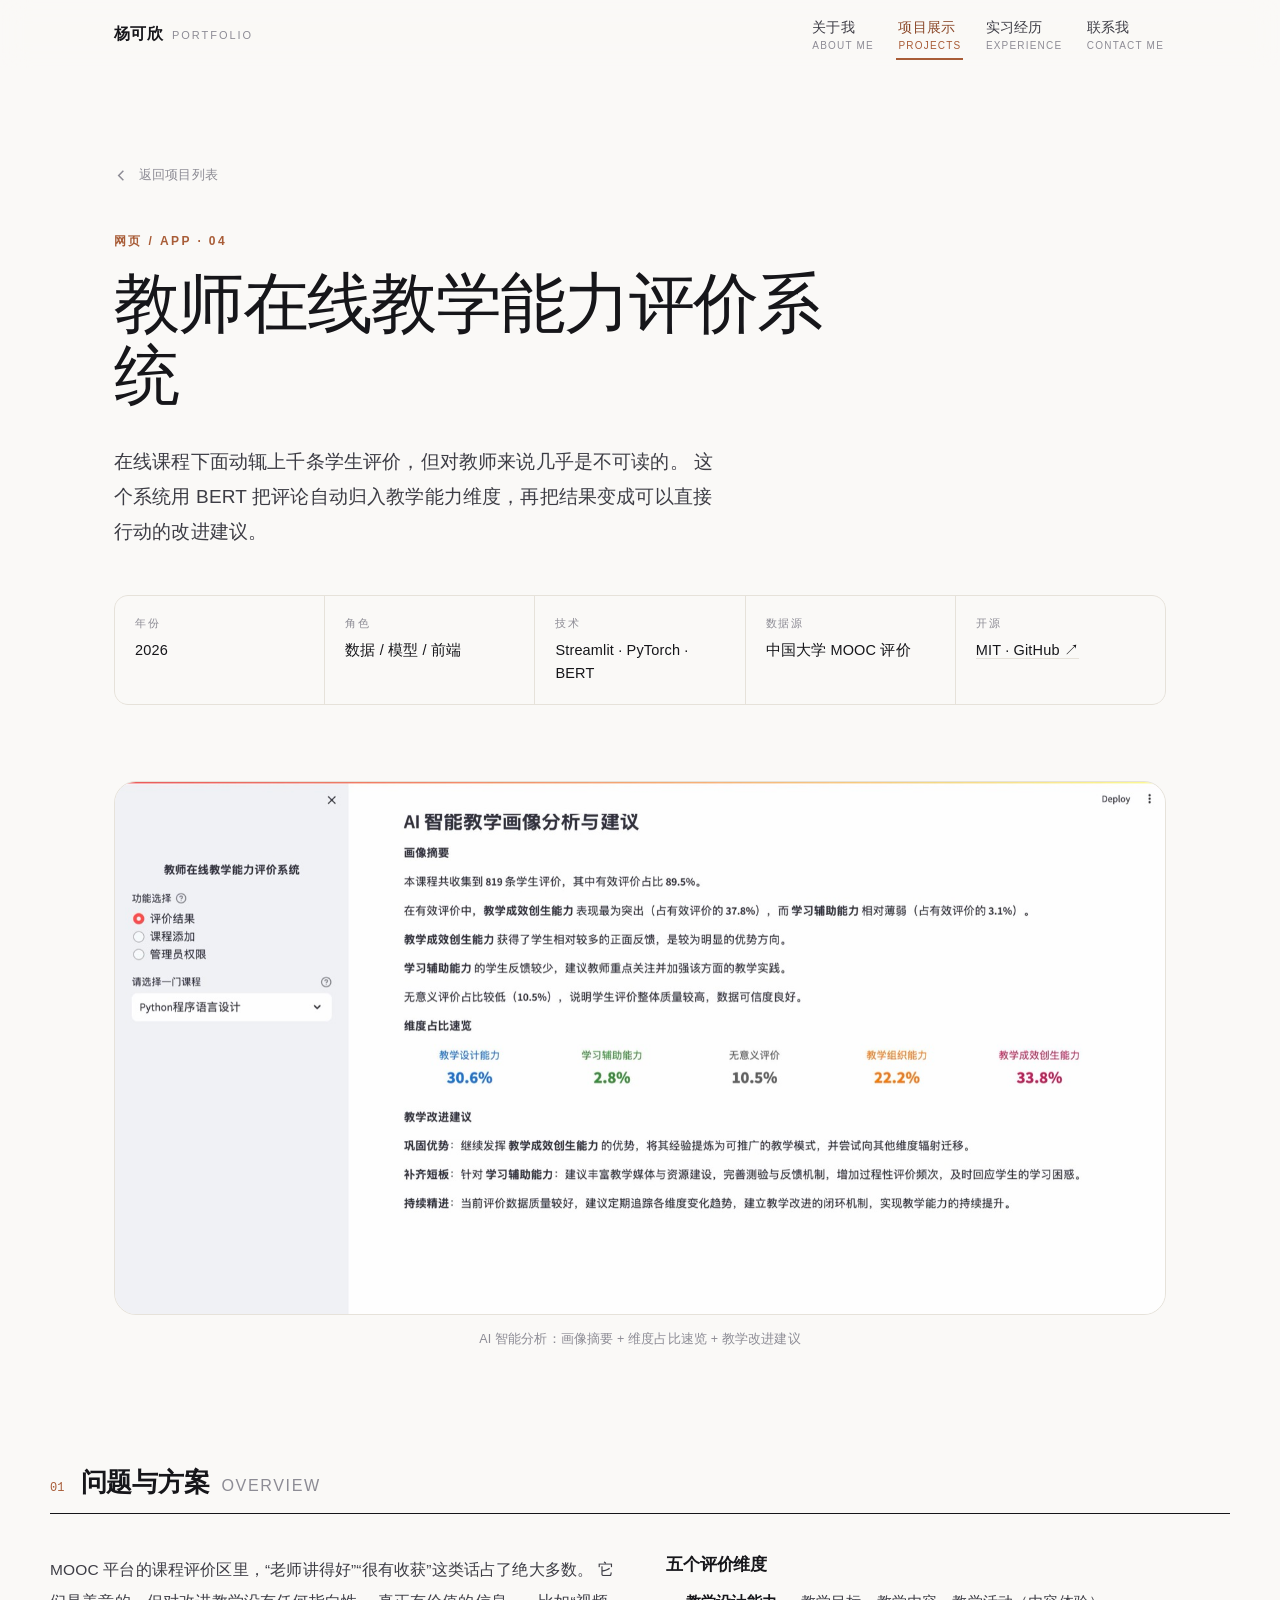
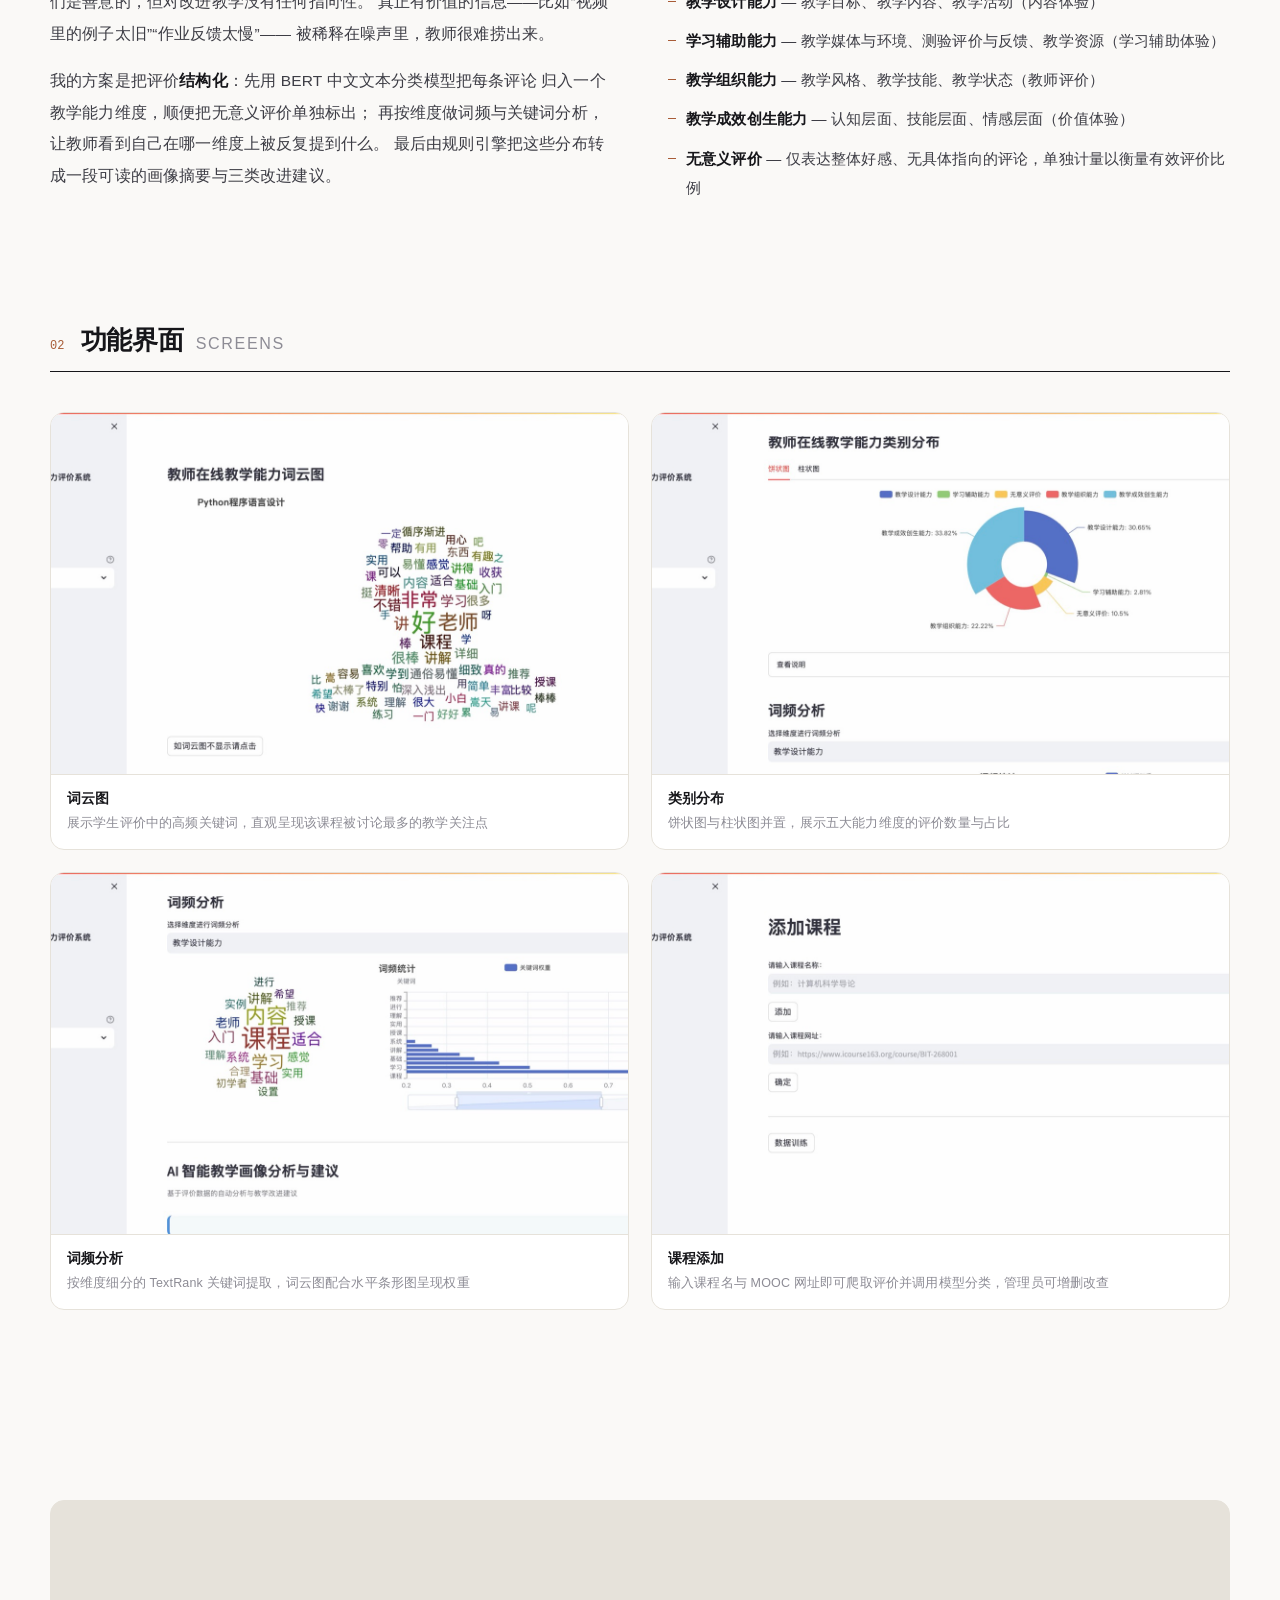
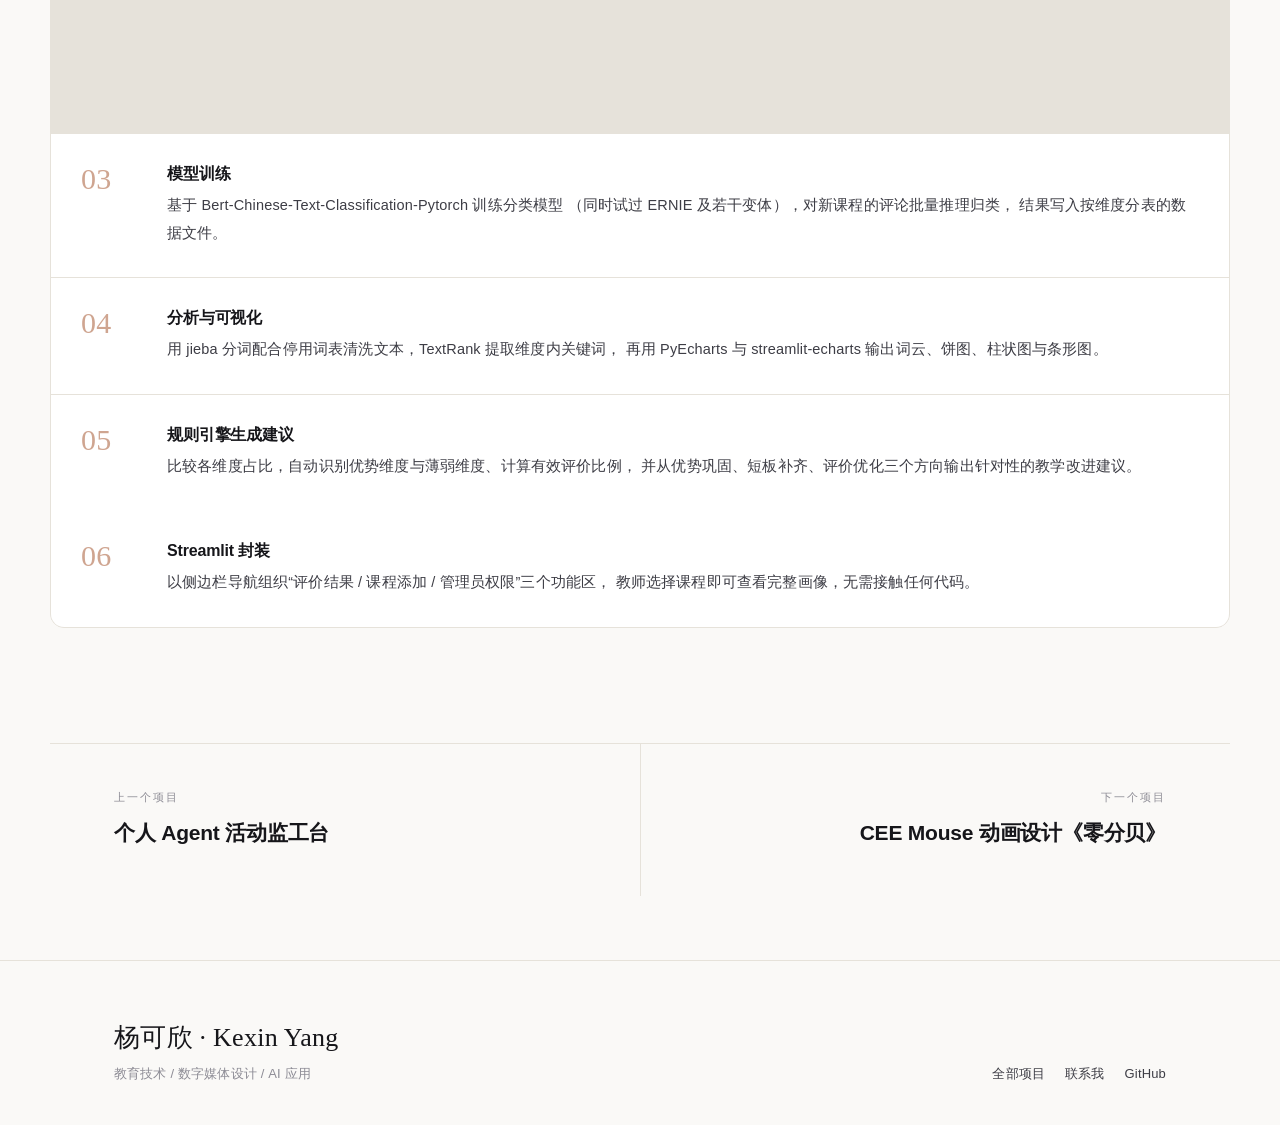
<file: projects/teacher-portrait.html>
<!DOCTYPE html>
<html lang="zh-CN">
<head>
<meta charset="UTF-8" />
<meta name="viewport" content="width=device-width, initial-scale=1" />
<title>教师在线教学能力评价系统 | 杨可欣作品集</title>
<meta name="description" content="基于 Streamlit 与 BERT 的教师教学能力画像平台：MOOC 评价爬取、五维文本分类、可视化画像与 AI 教学改进建议。" />
<meta name="theme-color" content="#faf9f7" />
<link rel="stylesheet" href="../assets/css/style.css" />
<link rel="stylesheet" href="../assets/css/detail.css" />
</head>
<body>

<div class="progress" aria-hidden="true"></div>

<header class="nav">
  <div class="nav__inner">
    <a class="nav__brand" href="../index.html">杨可欣 <small>Portfolio</small></a>
    <nav class="nav__links" aria-label="主导航">
      <a class="nav__link" href="../index.html#about">关于我<small>About me</small></a>
      <a class="nav__link is-active" href="../index.html#projects">项目展示<small>Projects</small></a>
      <a class="nav__link" href="../index.html#experience">实习经历<small>Experience</small></a>
      <a class="nav__link" href="../index.html#contact">联系我<small>Contact me</small></a>
    </nav>
  </div>
</header>

<main>

  <section class="detail-hero">
    <div class="wrap">
      <a class="crumb" href="../index.html#projects">
        <svg viewBox="0 0 16 16"><path d="M10 3L5 8l5 5"/></svg>
        返回项目列表
      </a>

      <p class="detail-hero__cat">网页 / APP · 04</p>
      <h1 class="detail-hero__title mask"><span>教师在线教学能力评价系统</span></h1>
      <p class="detail-hero__sub reveal" style="--d:.12s">
        在线课程下面动辄上千条学生评价，但对教师来说几乎是不可读的。
        这个系统用 BERT 把评论自动归入教学能力维度，再把结果变成可以直接行动的改进建议。
      </p>

      <dl class="facts reveal" style="--d:.2s">
        <div class="fact"><dt>年份</dt><dd>2026</dd></div>
        <div class="fact"><dt>角色</dt><dd>数据 / 模型 / 前端</dd></div>
        <div class="fact"><dt>技术</dt><dd>Streamlit · PyTorch · BERT</dd></div>
        <div class="fact"><dt>数据源</dt><dd>中国大学 MOOC 评价</dd></div>
        <div class="fact"><dt>开源</dt><dd><a href="https://github.com/GingerYang19/Teacher-Portrait-System" target="_blank" rel="noopener">MIT · GitHub ↗</a></dd></div>
      </dl>
    </div>
  </section>

  <section class="wrap">
    <div class="stage zoom-in">
      <img src="../assets/img/tp-4.jpg" alt="AI 智能教学画像分析与建议页面" />
    </div>
    <p class="stage__note reveal">AI 智能分析：画像摘要 + 维度占比速览 + 教学改进建议</p>
  </section>

  <!-- 问题 -->
  <section class="chapter wrap">
    <div class="chapter__head reveal">
      <span class="chapter__no">01</span>
      <h2 class="chapter__title">问题与方案<em>Overview</em></h2>
    </div>

    <div class="duo">
      <div class="prose reveal">
        <p>
          MOOC 平台的课程评价区里，“老师讲得好”“很有收获”这类话占了绝大多数。
          它们是善意的，但对改进教学没有任何指向性。
          真正有价值的信息——比如“视频里的例子太旧”“作业反馈太慢”——
          被稀释在噪声里，教师很难捞出来。
        </p>
        <p>
          我的方案是把评价<strong>结构化</strong>：先用 BERT 中文文本分类模型把每条评论
          归入一个教学能力维度，顺便把无意义评价单独标出；
          再按维度做词频与关键词分析，让教师看到自己在哪一维度上被反复提到什么。
          最后由规则引擎把这些分布转成一段可读的画像摘要与三类改进建议。
        </p>
      </div>
      <div class="prose reveal" style="--d:.1s">
        <h4 style="margin-top:0">五个评价维度</h4>
        <ul>
          <li><strong>教学设计能力</strong> — 教学目标、教学内容、教学活动（内容体验）</li>
          <li><strong>学习辅助能力</strong> — 教学媒体与环境、测验评价与反馈、教学资源（学习辅助体验）</li>
          <li><strong>教学组织能力</strong> — 教学风格、教学技能、教学状态（教师评价）</li>
          <li><strong>教学成效创生能力</strong> — 认知层面、技能层面、情感层面（价值体验）</li>
          <li><strong>无意义评价</strong> — 仅表达整体好感、无具体指向的评论，单独计量以衡量有效评价比例</li>
        </ul>
      </div>
    </div>
  </section>

  <!-- 界面 -->
  <section class="chapter wrap">
    <div class="chapter__head reveal">
      <span class="chapter__no">02</span>
      <h2 class="chapter__title">功能界面<em>Screens</em></h2>
    </div>

    <div class="gallery gallery--wide" data-lightbox data-stagger="0.08">
      <figure class="shot reveal">
        <img src="../assets/img/tp-1.jpg" alt="词云图页面" loading="lazy" />
        <figcaption><b>词云图</b>展示学生评价中的高频关键词，直观呈现该课程被讨论最多的教学关注点</figcaption>
      </figure>
      <figure class="shot reveal">
        <img src="../assets/img/tp-2.jpg" alt="类别分布页面" loading="lazy" />
        <figcaption><b>类别分布</b>饼状图与柱状图并置，展示五大能力维度的评价数量与占比</figcaption>
      </figure>
      <figure class="shot reveal">
        <img src="../assets/img/tp-3.jpg" alt="词频分析页面" loading="lazy" />
        <figcaption><b>词频分析</b>按维度细分的 TextRank 关键词提取，词云图配合水平条形图呈现权重</figcaption>
      </figure>
      <figure class="shot reveal">
        <img src="../assets/img/tp-5.jpg" alt="课程添加页面" loading="lazy" />
        <figcaption><b>课程添加</b>输入课程名与 MOOC 网址即可爬取评价并调用模型分类，管理员可增删改查</figcaption>
      </figure>
    </div>
  </section>

  <!-- 技术 -->
  <section class="chapter wrap">
    <div class="chapter__head reveal">
      <span class="chapter__no">03</span>
      <h2 class="chapter__title">实现流程<em>Process</em></h2>
    </div>

    <div class="steps" data-stagger="0.08">
      <div class="step reveal">
        <div class="step__no">01</div>
        <div>
          <h4>数据采集</h4>
          <p>
            用 Requests 编写 MOOC 评论爬虫，按课程网址分页抓取学生评价，
            落地为原始数据文件，供后续标注与训练使用。
          </p>
        </div>
      </div>
      <div class="step reveal">
        <div class="step__no">02</div>
        <div>
          <h4>标注与编码框架</h4>
          <p>
            依据教学能力的二级维度制定编码框架，人工标注一批评论作为训练集，
            确保四个能力维度与“无意义评价”之间的边界一致。
          </p>
        </div>
      </div>
      <div class="step reveal">
        <div class="step__no">03</div>
        <div>
          <h4>模型训练</h4>
          <p>
            基于 Bert-Chinese-Text-Classification-Pytorch 训练分类模型
            （同时试过 ERNIE 及若干变体），对新课程的评论批量推理归类，
            结果写入按维度分表的数据文件。
          </p>
        </div>
      </div>
      <div class="step reveal">
        <div class="step__no">04</div>
        <div>
          <h4>分析与可视化</h4>
          <p>
            用 jieba 分词配合停用词表清洗文本，TextRank 提取维度内关键词，
            再用 PyEcharts 与 streamlit-echarts 输出词云、饼图、柱状图与条形图。
          </p>
        </div>
      </div>
      <div class="step reveal">
        <div class="step__no">05</div>
        <div>
          <h4>规则引擎生成建议</h4>
          <p>
            比较各维度占比，自动识别优势维度与薄弱维度、计算有效评价比例，
            并从优势巩固、短板补齐、评价优化三个方向输出针对性的教学改进建议。
          </p>
        </div>
      </div>
      <div class="step reveal">
        <div class="step__no">06</div>
        <div>
          <h4>Streamlit 封装</h4>
          <p>
            以侧边栏导航组织“评价结果 / 课程添加 / 管理员权限”三个功能区，
            教师选择课程即可查看完整画像，无需接触任何代码。
          </p>
        </div>
      </div>
    </div>
  </section>

  <nav class="wrap pager" aria-label="项目导航">
    <a href="agent-foreman.html">
      <span>上一个项目</span>
      <b>个人 Agent 活动监工台</b>
    </a>
    <a href="cee-mouse.html">
      <span>下一个项目</span>
      <b>CEE Mouse 动画设计《零分贝》</b>
    </a>
  </nav>

</main>

<footer class="footer">
  <div class="wrap footer__inner">
    <div>
      <div class="footer__name">杨可欣 · Kexin Yang</div>
      <div class="footer__meta">教育技术 / 数字媒体设计 / AI 应用</div>
    </div>
    <nav class="footer__links" aria-label="页脚导航">
      <a href="../index.html#projects">全部项目</a>
      <a href="../index.html#contact">联系我</a>
      <a href="https://github.com/GingerYang19" target="_blank" rel="noopener">GitHub</a>
    </nav>
  </div>
</footer>

<script src="../assets/js/main.js"></script>
</body>
</html>
</file>
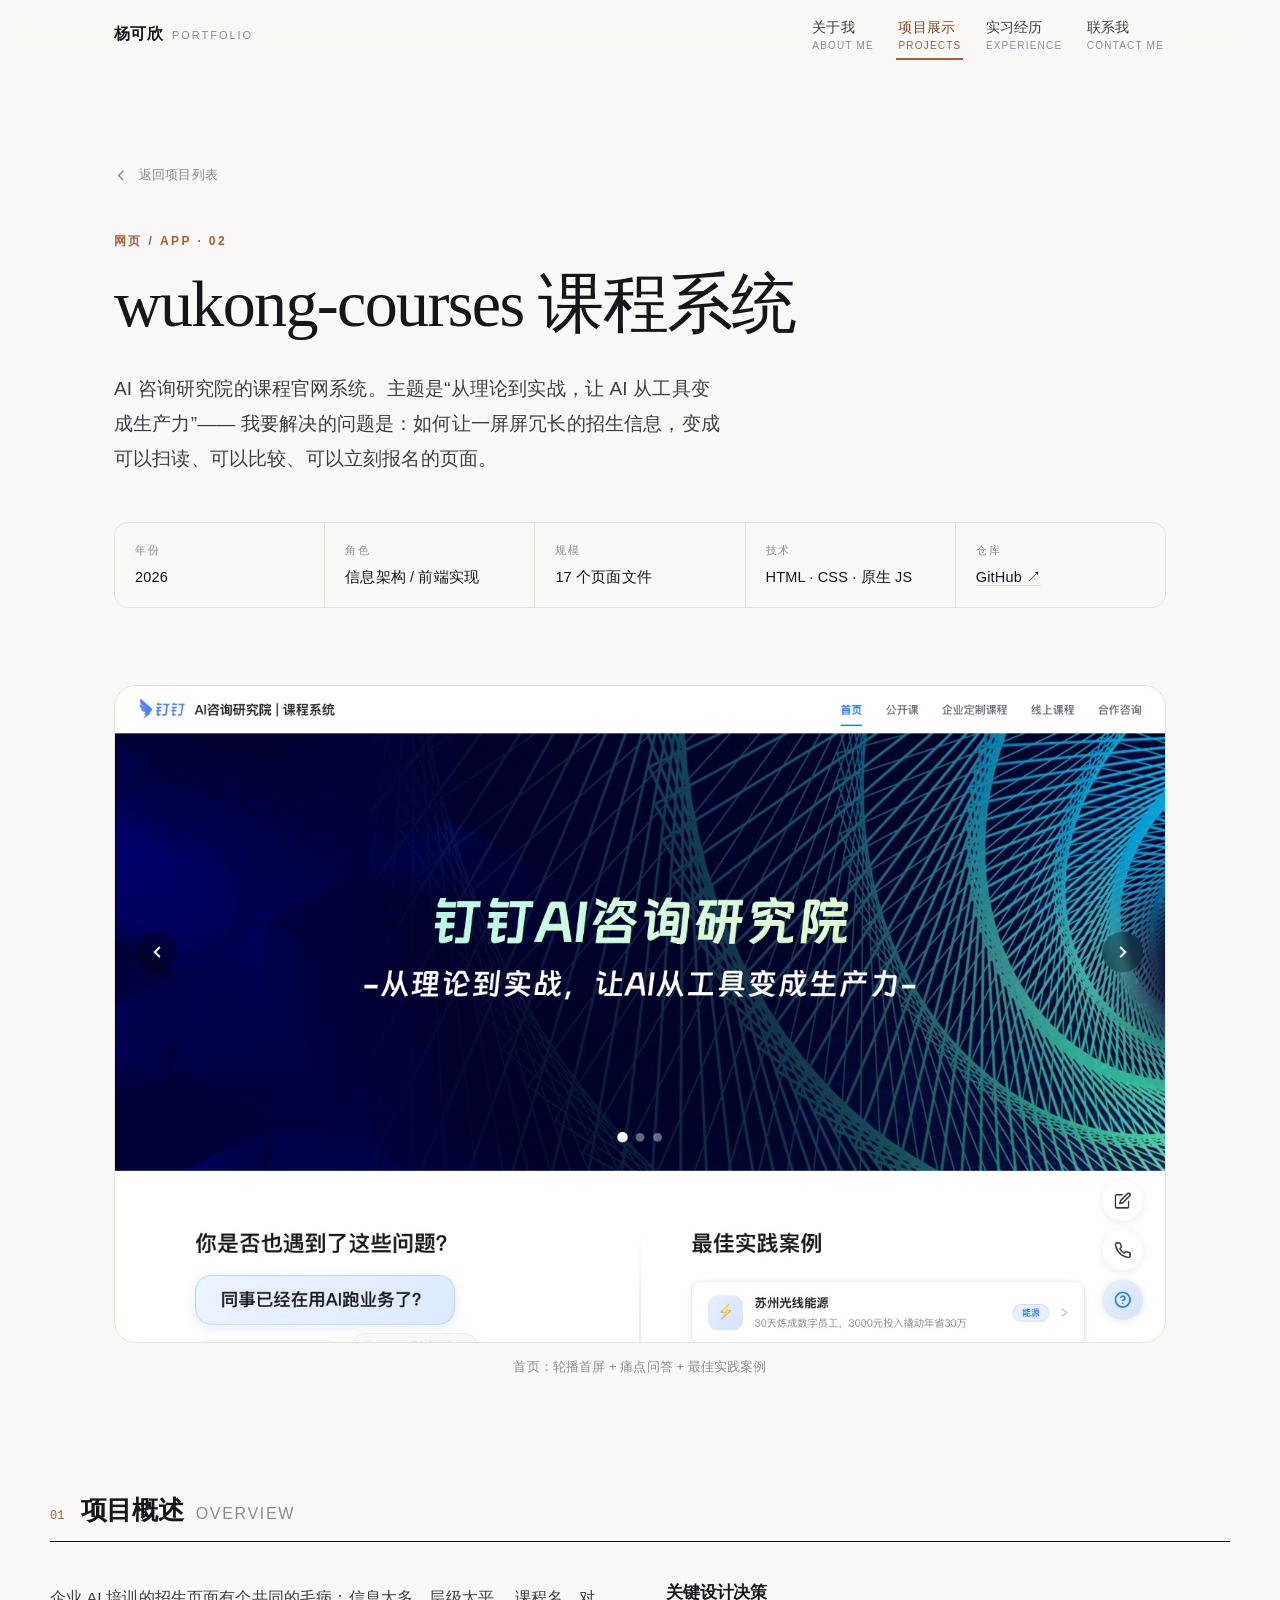
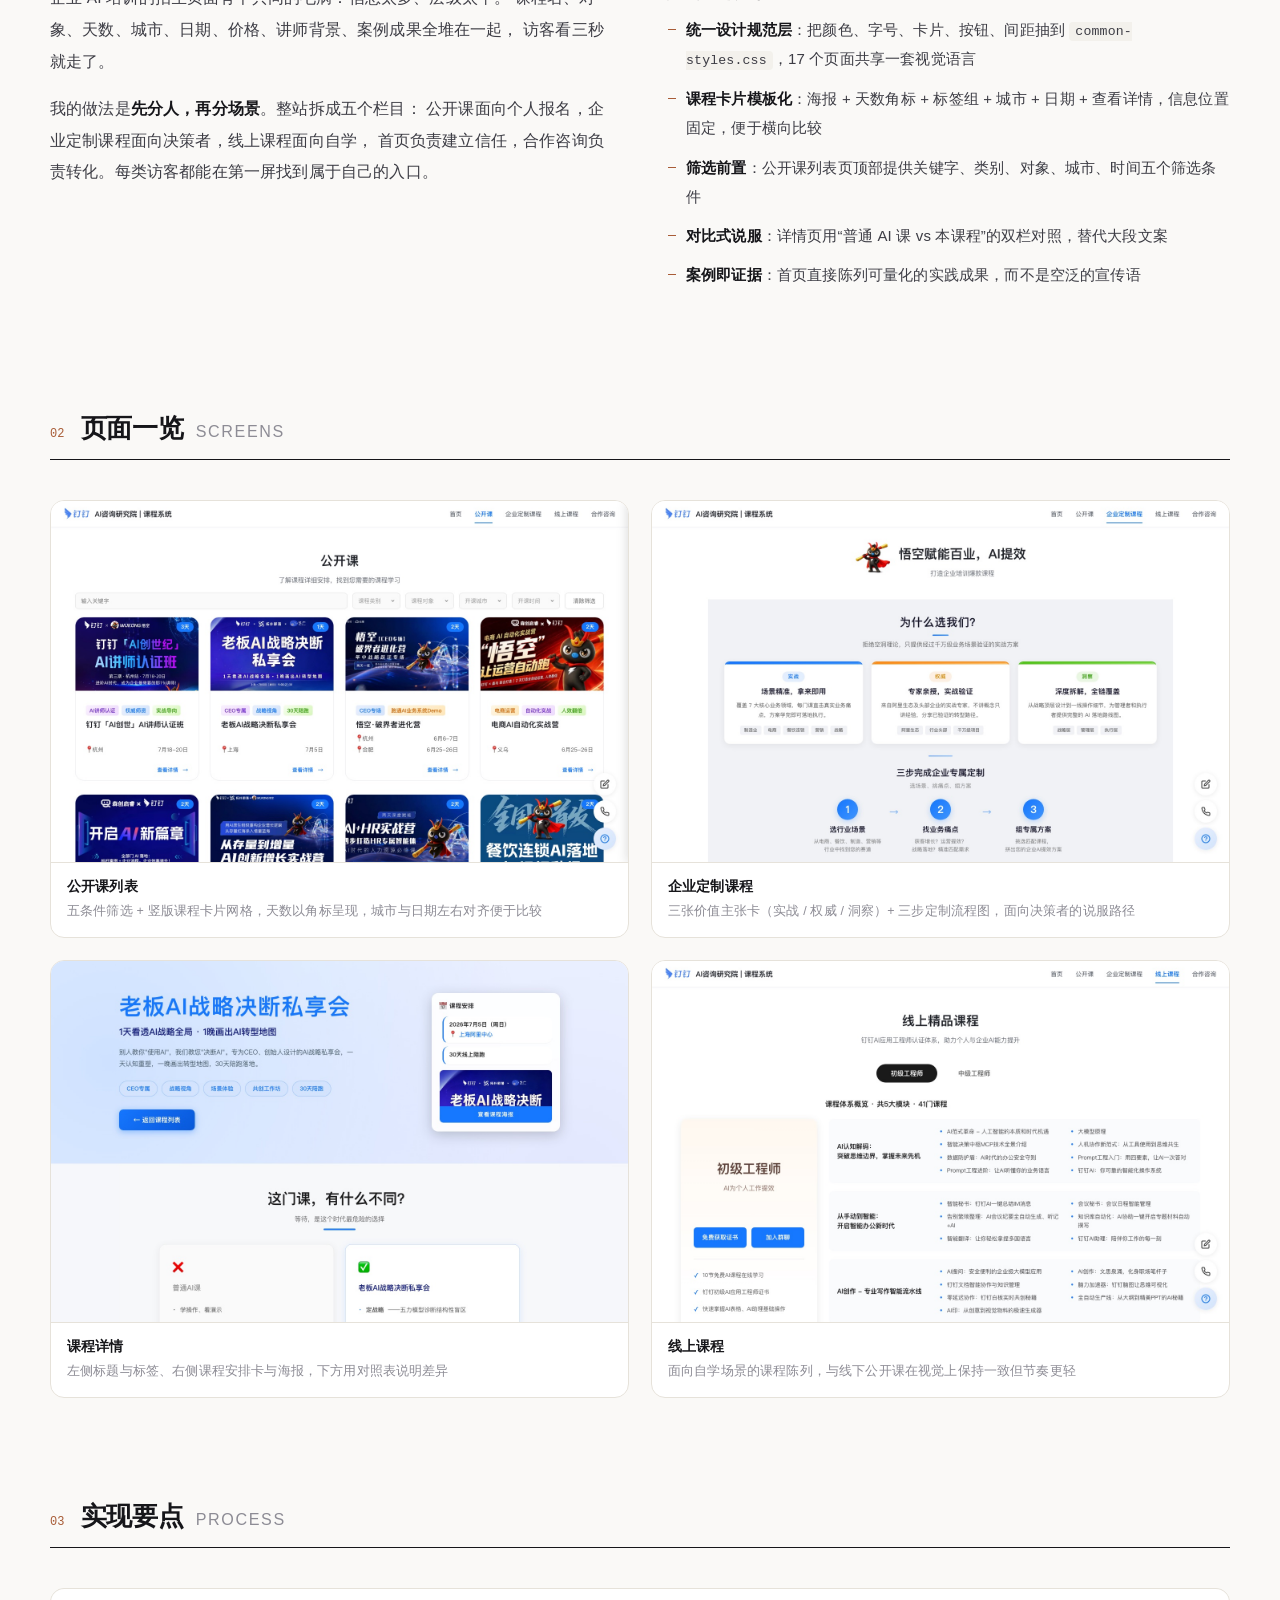
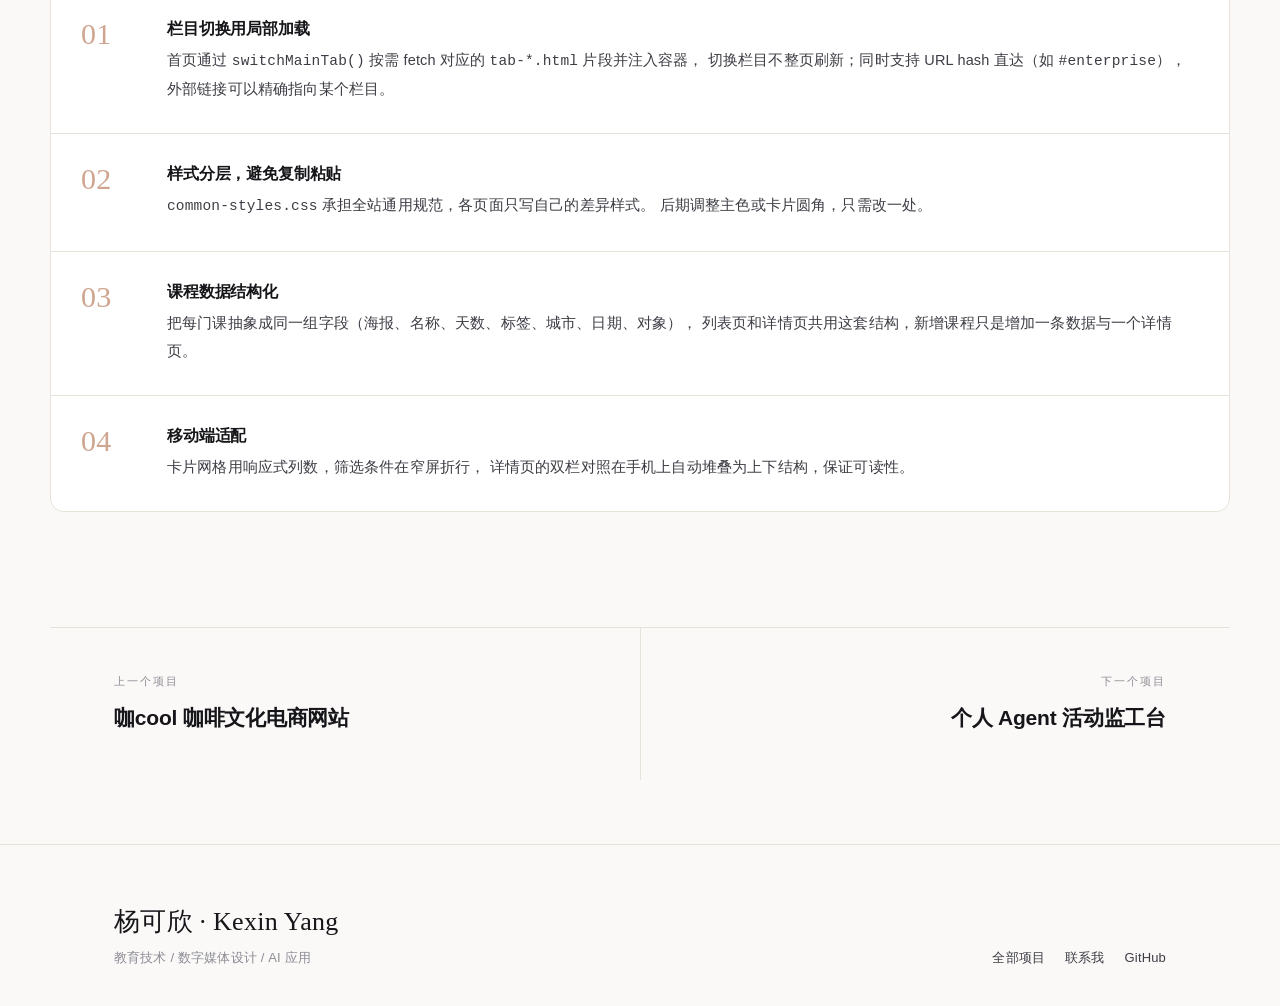
<file: projects/wukong-courses.html>
<!DOCTYPE html>
<html lang="zh-CN">
<head>
<meta charset="UTF-8" />
<meta name="viewport" content="width=device-width, initial-scale=1" />
<title>wukong-courses 课程系统 | 杨可欣作品集</title>
<meta name="description" content="面向企业 AI 培训业务的课程官网系统：五大栏目、九个公开课详情页，统一设计规范层的多页静态站点。" />
<meta name="theme-color" content="#faf9f7" />
<link rel="stylesheet" href="../assets/css/style.css" />
<link rel="stylesheet" href="../assets/css/detail.css" />
</head>
<body>

<div class="progress" aria-hidden="true"></div>

<header class="nav">
  <div class="nav__inner">
    <a class="nav__brand" href="../index.html">杨可欣 <small>Portfolio</small></a>
    <nav class="nav__links" aria-label="主导航">
      <a class="nav__link" href="../index.html#about">关于我<small>About me</small></a>
      <a class="nav__link is-active" href="../index.html#projects">项目展示<small>Projects</small></a>
      <a class="nav__link" href="../index.html#experience">实习经历<small>Experience</small></a>
      <a class="nav__link" href="../index.html#contact">联系我<small>Contact me</small></a>
    </nav>
  </div>
</header>

<main>

  <section class="detail-hero">
    <div class="wrap">
      <a class="crumb" href="../index.html#projects">
        <svg viewBox="0 0 16 16"><path d="M10 3L5 8l5 5"/></svg>
        返回项目列表
      </a>

      <p class="detail-hero__cat">网页 / APP · 02</p>
      <h1 class="detail-hero__title mask"><span>wukong-courses 课程系统</span></h1>
      <p class="detail-hero__sub reveal" style="--d:.12s">
        AI 咨询研究院的课程官网系统。主题是“从理论到实战，让 AI 从工具变成生产力”——
        我要解决的问题是：如何让一屏屏冗长的招生信息，变成可以扫读、可以比较、可以立刻报名的页面。
      </p>

      <dl class="facts reveal" style="--d:.2s">
        <div class="fact"><dt>年份</dt><dd>2026</dd></div>
        <div class="fact"><dt>角色</dt><dd>信息架构 / 前端实现</dd></div>
        <div class="fact"><dt>规模</dt><dd>17 个页面文件</dd></div>
        <div class="fact"><dt>技术</dt><dd>HTML · CSS · 原生 JS</dd></div>
        <div class="fact"><dt>仓库</dt><dd><a href="https://github.com/GingerYang19/wukong-courses" target="_blank" rel="noopener">GitHub ↗</a></dd></div>
      </dl>
    </div>
  </section>

  <section class="wrap">
    <div class="stage zoom-in">
      <img src="../assets/img/shot-wukong-home.jpg" alt="课程系统首页首屏与内容区" />
    </div>
    <p class="stage__note reveal">首页：轮播首屏 + 痛点问答 + 最佳实践案例</p>
  </section>

  <!-- 项目概述 -->
  <section class="chapter wrap">
    <div class="chapter__head reveal">
      <span class="chapter__no">01</span>
      <h2 class="chapter__title">项目概述<em>Overview</em></h2>
    </div>

    <div class="duo">
      <div class="prose reveal">
        <p>
          企业 AI 培训的招生页面有个共同的毛病：信息太多、层级太平。
          课程名、对象、天数、城市、日期、价格、讲师背景、案例成果全堆在一起，
          访客看三秒就走了。
        </p>
        <p>
          我的做法是<strong>先分人，再分场景</strong>。整站拆成五个栏目：
          公开课面向个人报名，企业定制课程面向决策者，线上课程面向自学，
          首页负责建立信任，合作咨询负责转化。每类访客都能在第一屏找到属于自己的入口。
        </p>
      </div>
      <div class="prose reveal" style="--d:.1s">
        <h4 style="margin-top:0">关键设计决策</h4>
        <ul>
          <li><strong>统一设计规范层</strong>：把颜色、字号、卡片、按钮、间距抽到 <code>common-styles.css</code>，17 个页面共享一套视觉语言</li>
          <li><strong>课程卡片模板化</strong>：海报 + 天数角标 + 标签组 + 城市 + 日期 + 查看详情，信息位置固定，便于横向比较</li>
          <li><strong>筛选前置</strong>：公开课列表页顶部提供关键字、类别、对象、城市、时间五个筛选条件</li>
          <li><strong>对比式说服</strong>：详情页用“普通 AI 课 vs 本课程”的双栏对照，替代大段文案</li>
          <li><strong>案例即证据</strong>：首页直接陈列可量化的实践成果，而不是空泛的宣传语</li>
        </ul>
      </div>
    </div>
  </section>

  <!-- 页面一览 -->
  <section class="chapter wrap">
    <div class="chapter__head reveal">
      <span class="chapter__no">02</span>
      <h2 class="chapter__title">页面一览<em>Screens</em></h2>
    </div>

    <div class="gallery gallery--wide" data-lightbox data-stagger="0.08">
      <figure class="shot reveal">
        <img src="../assets/img/shot-wukong-public.jpg" alt="公开课列表页" loading="lazy" />
        <figcaption><b>公开课列表</b>五条件筛选 + 竖版课程卡片网格，天数以角标呈现，城市与日期左右对齐便于比较</figcaption>
      </figure>
      <figure class="shot reveal">
        <img src="../assets/img/shot-wukong-enterprise.jpg" alt="企业定制课程页" loading="lazy" />
        <figcaption><b>企业定制课程</b>三张价值主张卡（实战 / 权威 / 洞察）+ 三步定制流程图，面向决策者的说服路径</figcaption>
      </figure>
      <figure class="shot reveal">
        <img src="../assets/img/shot-wukong-detail.jpg" alt="课程详情页" loading="lazy" />
        <figcaption><b>课程详情</b>左侧标题与标签、右侧课程安排卡与海报，下方用对照表说明差异</figcaption>
      </figure>
      <figure class="shot reveal">
        <img src="../assets/img/shot-wukong-online.jpg" alt="线上课程页" loading="lazy" />
        <figcaption><b>线上课程</b>面向自学场景的课程陈列，与线下公开课在视觉上保持一致但节奏更轻</figcaption>
      </figure>
    </div>
  </section>

  <!-- 实现要点 -->
  <section class="chapter wrap">
    <div class="chapter__head reveal">
      <span class="chapter__no">03</span>
      <h2 class="chapter__title">实现要点<em>Process</em></h2>
    </div>

    <div class="steps" data-stagger="0.08">
      <div class="step reveal">
        <div class="step__no">01</div>
        <div>
          <h4>栏目切换用局部加载</h4>
          <p>
            首页通过 <code>switchMainTab()</code> 按需 fetch 对应的 <code>tab-*.html</code> 片段并注入容器，
            切换栏目不整页刷新；同时支持 URL hash 直达（如 <code>#enterprise</code>），
            外部链接可以精确指向某个栏目。
          </p>
        </div>
      </div>
      <div class="step reveal">
        <div class="step__no">02</div>
        <div>
          <h4>样式分层，避免复制粘贴</h4>
          <p>
            <code>common-styles.css</code> 承担全站通用规范，各页面只写自己的差异样式。
            后期调整主色或卡片圆角，只需改一处。
          </p>
        </div>
      </div>
      <div class="step reveal">
        <div class="step__no">03</div>
        <div>
          <h4>课程数据结构化</h4>
          <p>
            把每门课抽象成同一组字段（海报、名称、天数、标签、城市、日期、对象），
            列表页和详情页共用这套结构，新增课程只是增加一条数据与一个详情页。
          </p>
        </div>
      </div>
      <div class="step reveal">
        <div class="step__no">04</div>
        <div>
          <h4>移动端适配</h4>
          <p>
            卡片网格用响应式列数，筛选条件在窄屏折行，
            详情页的双栏对照在手机上自动堆叠为上下结构，保证可读性。
          </p>
        </div>
      </div>
    </div>
  </section>

  <nav class="wrap pager" aria-label="项目导航">
    <a href="kacool.html">
      <span>上一个项目</span>
      <b>咖cool 咖啡文化电商网站</b>
    </a>
    <a href="agent-foreman.html">
      <span>下一个项目</span>
      <b>个人 Agent 活动监工台</b>
    </a>
  </nav>

</main>

<footer class="footer">
  <div class="wrap footer__inner">
    <div>
      <div class="footer__name">杨可欣 · Kexin Yang</div>
      <div class="footer__meta">教育技术 / 数字媒体设计 / AI 应用</div>
    </div>
    <nav class="footer__links" aria-label="页脚导航">
      <a href="../index.html#projects">全部项目</a>
      <a href="../index.html#contact">联系我</a>
      <a href="https://github.com/GingerYang19" target="_blank" rel="noopener">GitHub</a>
    </nav>
  </div>
</footer>

<script src="../assets/js/main.js"></script>
</body>
</html>
</file>
<file: assets/css/style.css>
/* ==========================================================================
   杨可欣 · 作品集  —  共用样式（设计变量 / 重置 / 导航 / 页脚 / 滚动动效）
   ========================================================================== */

:root {
  /* 色彩 */
  --bg: #faf9f7;
  --bg-alt: #f3f1ec;
  --surface: #ffffff;
  --ink: #16161a;
  --ink-2: #3d3d45;
  --muted: #8d8c95;
  --line: #e6e2da;
  --line-soft: rgba(22, 22, 26, 0.07);
  --accent: #a85c37;
  --accent-ink: #8c4a2b;
  --accent-soft: #f4ebe4;

  /* 字体 */
  --sans: -apple-system, BlinkMacSystemFont, "Helvetica Neue", "PingFang SC",
    "Hiragino Sans GB", "Microsoft YaHei", "Segoe UI", sans-serif;
  --serif: "Iowan Old Style", "Songti SC", "Times New Roman", Georgia, serif;
  --mono: "SF Mono", ui-monospace, "JetBrains Mono", Menlo, monospace;

  /* 尺寸 */
  --nav-h: 68px;
  --page: 1180px;
  --gutter: clamp(20px, 5vw, 64px);
  --radius: 14px;
  --radius-lg: 22px;

  /* 动效 */
  --ease: cubic-bezier(0.22, 0.61, 0.36, 1);
  --ease-out: cubic-bezier(0.16, 1, 0.3, 1);
}

*,
*::before,
*::after {
  box-sizing: border-box;
}

html {
  scroll-behavior: smooth;
  scroll-padding-top: var(--nav-h);
  -webkit-text-size-adjust: 100%;
}

body {
  margin: 0;
  background: var(--bg);
  color: var(--ink);
  font-family: var(--sans);
  font-size: 16px;
  line-height: 1.75;
  letter-spacing: 0.01em;
  -webkit-font-smoothing: antialiased;
  overflow-x: hidden;
}

img,
video {
  max-width: 100%;
  display: block;
}

a {
  color: inherit;
  text-decoration: none;
}

h1,
h2,
h3,
h4 {
  margin: 0;
  font-weight: 600;
  line-height: 1.25;
  letter-spacing: -0.01em;
}

p {
  margin: 0 0 1em;
}

ul {
  margin: 0;
  padding: 0;
  list-style: none;
}

::selection {
  background: var(--accent);
  color: #fff;
}

:focus-visible {
  outline: 2px solid var(--accent);
  outline-offset: 3px;
  border-radius: 4px;
}

/* --------------------------------------------------------------- 布局工具 */

.wrap {
  width: 100%;
  max-width: var(--page);
  margin-inline: auto;
  padding-inline: var(--gutter);
}

.eyebrow {
  font-size: 12px;
  letter-spacing: 0.22em;
  text-transform: uppercase;
  color: var(--muted);
  font-weight: 500;
  margin: 0 0 14px;
}

.eyebrow--accent {
  color: var(--accent);
}

.lead {
  font-size: clamp(16px, 1.5vw, 18px);
  color: var(--ink-2);
  line-height: 1.85;
}

.muted {
  color: var(--muted);
}

/* 占位提示：后续可直接替换文字，删除 class 即可 */
.ph {
  color: var(--muted);
  background: linear-gradient(transparent 62%, var(--accent-soft) 62%);
  border-radius: 2px;
}

/* --------------------------------------------------------------- 顶部导航 */

.progress {
  position: fixed;
  inset: 0 auto auto 0;
  height: 2px;
  width: 100%;
  transform: scaleX(0);
  transform-origin: 0 50%;
  background: var(--accent);
  z-index: 100;
  will-change: transform;
}

.nav {
  position: fixed;
  inset: 0 0 auto 0;
  height: var(--nav-h);
  z-index: 90;
  display: flex;
  align-items: center;
  background: rgba(250, 249, 247, 0.72);
  backdrop-filter: saturate(180%) blur(14px);
  -webkit-backdrop-filter: saturate(180%) blur(14px);
  border-bottom: 1px solid transparent;
  transition: border-color 0.4s var(--ease), background 0.4s var(--ease),
    height 0.4s var(--ease);
}

.nav.is-stuck {
  border-bottom-color: var(--line);
  background: rgba(250, 249, 247, 0.88);
}

.nav__inner {
  display: flex;
  align-items: center;
  justify-content: space-between;
  gap: 24px;
  width: 100%;
  max-width: var(--page);
  margin-inline: auto;
  padding-inline: var(--gutter);
}

.nav__brand {
  display: flex;
  align-items: baseline;
  gap: 9px;
  font-weight: 600;
  letter-spacing: 0.02em;
  white-space: nowrap;
}

.nav__brand small {
  font-size: 11px;
  letter-spacing: 0.18em;
  text-transform: uppercase;
  color: var(--muted);
  font-weight: 500;
}

.nav__links {
  display: flex;
  align-items: center;
  gap: clamp(4px, 1.6vw, 22px);
}

.nav__link {
  position: relative;
  padding: 8px 2px;
  font-size: 14px;
  color: var(--ink-2);
  white-space: nowrap;
  transition: color 0.3s var(--ease);
}

.nav__link small {
  display: block;
  font-size: 10px;
  letter-spacing: 0.12em;
  text-transform: uppercase;
  color: var(--muted);
  line-height: 1.2;
  transition: color 0.3s var(--ease);
}

.nav__link::after {
  content: "";
  position: absolute;
  left: 0;
  bottom: 0;
  height: 1.5px;
  width: 100%;
  background: var(--accent);
  transform: scaleX(0);
  transform-origin: 0 50%;
  transition: transform 0.45s var(--ease);
}

.nav__link:hover,
.nav__link.is-active {
  color: var(--accent-ink);
}

.nav__link:hover small,
.nav__link.is-active small {
  color: var(--accent);
}

.nav__link:hover::after,
.nav__link.is-active::after {
  transform: scaleX(1);
}

/* --------------------------------------------------------------- 按钮 */

.btn {
  display: inline-flex;
  align-items: center;
  gap: 10px;
  padding: 13px 24px;
  border: 1px solid var(--ink);
  border-radius: 999px;
  font-size: 14px;
  font-weight: 500;
  background: transparent;
  color: var(--ink);
  cursor: pointer;
  transition: background 0.35s var(--ease), color 0.35s var(--ease),
    border-color 0.35s var(--ease), transform 0.35s var(--ease);
}

.btn:hover {
  background: var(--ink);
  color: var(--bg);
  transform: translateY(-2px);
}

.btn--solid {
  background: var(--ink);
  color: var(--bg);
}

.btn--solid:hover {
  background: var(--accent);
  border-color: var(--accent);
}

.btn--ghost {
  border-color: var(--line);
  color: var(--ink-2);
}

.btn--ghost:hover {
  border-color: var(--ink);
  background: transparent;
  color: var(--ink);
}

.btn svg {
  width: 15px;
  height: 15px;
  flex: none;
}

.arrow-link {
  display: inline-flex;
  align-items: center;
  gap: 8px;
  font-size: 14px;
  font-weight: 500;
  color: var(--accent-ink);
}

.arrow-link i {
  display: block;
  width: 22px;
  height: 1px;
  background: currentColor;
  transition: width 0.4s var(--ease);
}

.arrow-link:hover i {
  width: 34px;
}

/* --------------------------------------------------------------- 标签 */

.tags {
  display: flex;
  flex-wrap: wrap;
  gap: 7px;
}

.tag {
  font-size: 11.5px;
  letter-spacing: 0.06em;
  padding: 4px 10px;
  border: 1px solid var(--line);
  border-radius: 999px;
  color: var(--muted);
  background: var(--surface);
}

/* --------------------------------------------------------------- 页脚 */

.footer {
  border-top: 1px solid var(--line);
  padding: 54px 0 40px;
  margin-top: clamp(40px, 5vw, 72px);
}

.footer__inner {
  display: flex;
  flex-wrap: wrap;
  gap: 20px 40px;
  align-items: flex-end;
  justify-content: space-between;
}

.footer__name {
  font-family: var(--serif);
  font-size: 26px;
  letter-spacing: 0.01em;
}

.footer__meta {
  font-size: 13px;
  color: var(--muted);
  line-height: 2;
}

.footer__links {
  display: flex;
  gap: 20px;
  font-size: 13px;
}

.footer__links a {
  color: var(--ink-2);
  border-bottom: 1px solid transparent;
  transition: border-color 0.3s var(--ease), color 0.3s var(--ease);
}

.footer__links a:hover {
  color: var(--accent-ink);
  border-bottom-color: currentColor;
}

/* --------------------------------------------------------------- 滚动动效 */

.reveal {
  opacity: 0;
  transform: translateY(30px);
  transition: opacity 0.95s var(--ease-out), transform 0.95s var(--ease-out);
  transition-delay: var(--d, 0s);
  will-change: opacity, transform;
}

.reveal.is-in {
  opacity: 1;
  transform: none;
}

/* 文字自下遮罩掀起 */
/* padding-bottom 为 g / y / p 等下沉笔画留出空间（overflow:hidden 会裁掉超出行框的部分），
   再用等量负 margin 抵消，保证排版位置不变 */
.mask {
  display: block;
  overflow: hidden;
  padding-bottom: 0.16em;
  margin-bottom: -0.16em;
}

.mask > span {
  display: block;
  transform: translateY(calc(105% + 0.16em));
  transition: transform 1.05s var(--ease-out);
  transition-delay: var(--d, 0s);
}

.mask.is-in > span {
  transform: none;
}

/* 图片轻微推近 */
.zoom-in {
  overflow: hidden;
}

.zoom-in img,
.zoom-in video {
  transform: scale(1.08);
  transition: transform 1.5s var(--ease-out), opacity 1.1s var(--ease-out);
  opacity: 0;
  transition-delay: var(--d, 0s);
}

.zoom-in.is-in img,
.zoom-in.is-in video {
  transform: none;
  opacity: 1;
}

/* 细线自左展开 */
.rule {
  height: 1px;
  background: var(--line);
  transform: scaleX(0);
  transform-origin: 0 50%;
  transition: transform 1.2s var(--ease-out);
  transition-delay: var(--d, 0s);
}

.rule.is-in {
  transform: scaleX(1);
}

/* 视差（由 JS 写入 --p） */
.parallax {
  transform: translate3d(0, var(--p, 0px), 0);
  will-change: transform;
}

@media (prefers-reduced-motion: reduce) {
  html {
    scroll-behavior: auto;
  }

  .reveal,
  .mask > span,
  .zoom-in img,
  .zoom-in video,
  .rule {
    transition: none !important;
    opacity: 1 !important;
    transform: none !important;
  }

  .parallax {
    transform: none !important;
  }
}

/* --------------------------------------------------------------- 响应式 */

@media (max-width: 900px) {
  :root {
    --nav-h: 62px;
  }

  .nav__brand small {
    display: none;
  }
}

@media (max-width: 620px) {
  body {
    font-size: 15.5px;
  }

  .nav__inner {
    gap: 12px;
  }

  .nav__brand {
    font-size: 15px;
  }

  .nav__links {
    gap: 12px;
    overflow-x: auto;
    scrollbar-width: none;
    -ms-overflow-style: none;
    margin-right: calc(var(--gutter) * -1);
    padding-right: var(--gutter);
  }

  .nav__links::-webkit-scrollbar {
    display: none;
  }

  .nav__link {
    font-size: 13px;
  }

  .nav__link small {
    display: none;
  }

  .footer__inner {
    flex-direction: column;
    align-items: flex-start;
  }
}
</file>
<file: assets/css/home.css>
/* ==========================================================================
   杨可欣 · 作品集  —  首页样式
   ========================================================================== */

/* --------------------------------------------------------------- 板块骨架 */

.section {
  padding: clamp(80px, 11vw, 150px) 0;
  position: relative;
}

.section + .section {
  border-top: 1px solid var(--line);
}

.section__head {
  display: flex;
  flex-wrap: wrap;
  align-items: flex-end;
  justify-content: space-between;
  gap: 18px 40px;
  margin-bottom: clamp(44px, 6vw, 76px);
}

.section__title {
  font-family: var(--serif);
  font-size: clamp(30px, 4.6vw, 52px);
  font-weight: 500;
  letter-spacing: -0.015em;
}

.section__title em {
  font-style: normal;
  color: var(--muted);
  font-size: 0.5em;
  letter-spacing: 0.14em;
  text-transform: uppercase;
  display: block;
  margin-top: 12px;
  font-family: var(--sans);
}

.section__note {
  max-width: 40ch;
  font-size: 14px;
  color: var(--muted);
  line-height: 1.9;
  margin: 0;
}

/* 项目分类 Tab 快速跳转 */
.proj-tabs {
  flex-basis: 100%;
  display: flex;
  flex-wrap: wrap;
  gap: 10px;
  margin-top: 6px;
}

.proj-tab {
  font-size: 14px;
  line-height: 1;
  color: var(--ink-2);
  text-decoration: none;
  padding: 11px 20px;
  border: 1px solid var(--line);
  border-radius: 999px;
  background: var(--surface);
  transition: color 0.3s var(--ease), background 0.3s var(--ease),
    border-color 0.3s var(--ease), transform 0.3s var(--ease);
}

.proj-tab:hover {
  color: var(--accent-ink);
  border-color: #d9d2c6;
  transform: translateY(-2px);
}

.proj-tab.is-active {
  color: #fff;
  background: var(--ink);
  border-color: var(--ink);
}

/* ------------------------------------------------------------------- 首屏 */

.hero {
  min-height: min(100svh, 900px);
  padding-top: calc(var(--nav-h) + clamp(40px, 6vw, 76px));
  padding-bottom: clamp(48px, 6vw, 80px);
  display: flex;
  align-items: center;
  position: relative;
  overflow: hidden;
}

.hero__inner {
  position: relative;
  z-index: 1;
  width: 100%;
}

/* 首屏：左文案 + 右个人照片 */
.hero__grid {
  display: grid;
  grid-template-columns: minmax(0, 1.12fr) minmax(0, 0.88fr);
  gap: clamp(30px, 5vw, 76px);
  align-items: center;
  margin-bottom: clamp(40px, 5vw, 66px);
}

.hero__media {
  display: flex;
  justify-content: flex-end;
}

.hero__photo {
  width: 100%;
  max-width: 420px;
  aspect-ratio: 4 / 5;
  border-radius: var(--radius-lg);
  overflow: hidden;
  background: var(--bg-alt);
}

.hero__photo img {
  width: 100%;
  height: 100%;
  object-fit: cover;
}

.hero__name {
  font-family: var(--serif);
  font-weight: 500;
  font-size: clamp(48px, 11.5vw, 132px);
  line-height: 0.98;
  letter-spacing: -0.03em;
  margin: 0 0 clamp(22px, 3vw, 34px);
}

.hero__name span.en {
  display: block;
  font-size: 0.36em;
  letter-spacing: 0.26em;
  text-transform: uppercase;
  color: var(--muted);
  font-family: var(--sans);
  margin-top: 18px;
}

.hero__role {
  display: flex;
  flex-wrap: wrap;
  gap: 10px 14px;
  align-items: center;
  font-size: clamp(15px, 1.7vw, 19px);
  color: var(--ink-2);
  margin-bottom: 26px;
}

.hero__role b {
  font-weight: 600;
}

.hero__role i {
  width: 4px;
  height: 4px;
  border-radius: 50%;
  background: var(--accent);
  display: block;
}

.hero__desc {
  max-width: 52ch;
  font-size: clamp(15px, 1.5vw, 17px);
  color: var(--ink-2);
  line-height: 1.95;
  margin-bottom: 38px;
}

.hero__actions {
  display: flex;
  flex-wrap: wrap;
  gap: 14px;
}

.hero__stats {
  display: grid;
  grid-template-columns: repeat(auto-fit, minmax(140px, 1fr));
  gap: 1px;
  background: var(--line);
  border: 1px solid var(--line);
  border-radius: var(--radius);
  overflow: hidden;
  max-width: 760px;
}

.hero__stat {
  background: var(--bg);
  padding: 20px 22px;
}

.hero__stat b {
  display: block;
  font-family: var(--serif);
  font-size: 30px;
  font-weight: 500;
  line-height: 1.1;
}

.hero__stat span {
  font-size: 12.5px;
  color: var(--muted);
  letter-spacing: 0.04em;
}

.scroll-cue {
  position: absolute;
  left: var(--gutter);
  bottom: 26px;
  display: flex;
  align-items: center;
  gap: 12px;
  font-size: 11px;
  letter-spacing: 0.24em;
  text-transform: uppercase;
  color: var(--muted);
}

.scroll-cue i {
  display: block;
  width: 44px;
  height: 1px;
  background: var(--line);
  position: relative;
  overflow: hidden;
}

.scroll-cue i::after {
  content: "";
  position: absolute;
  inset: 0;
  background: var(--accent);
  transform-origin: 0 50%;
  animation: cue 2.4s var(--ease) infinite;
}

@keyframes cue {
  0% {
    transform: translateX(-100%);
  }
  60%,
  100% {
    transform: translateX(100%);
  }
}

/* ---------------------------------------------------------- About me */

.about {
  display: grid;
  grid-template-columns: minmax(0, 0.85fr) minmax(0, 1.15fr);
  gap: clamp(36px, 6vw, 90px);
  align-items: start;
}

/* 个人照片已移到首屏，本区改为单栏 */
.about--solo {
  grid-template-columns: minmax(0, 1fr);
}

.about--solo .about__text p {
  max-width: 74ch;
}

.about__media {
  position: sticky;
  top: calc(var(--nav-h) + 30px);
}

.about__photo {
  border-radius: var(--radius-lg);
  overflow: hidden;
  background: var(--bg-alt);
  aspect-ratio: 1 / 1;
}

.about__photo img {
  width: 100%;
  height: 100%;
  object-fit: cover;
}

.about__caption {
  margin-top: 18px;
  font-size: 12.5px;
  color: var(--muted);
  display: flex;
  justify-content: space-between;
  gap: 16px;
  letter-spacing: 0.04em;
}

.about__body > * + * {
  margin-top: clamp(38px, 5vw, 58px);
}

.block__title {
  font-size: 13px;
  letter-spacing: 0.18em;
  text-transform: uppercase;
  color: var(--accent);
  font-weight: 600;
  margin: 0 0 22px;
  display: flex;
  align-items: center;
  gap: 14px;
}

.block__title::after {
  content: "";
  flex: 1;
  height: 1px;
  background: var(--line);
}

/* 教育经历 */

.edu {
  display: grid;
  gap: 0;
}

.edu__item {
  display: grid;
  grid-template-columns: 132px minmax(0, 1fr);
  gap: 8px 24px;
  padding: 22px 0;
  border-top: 1px solid var(--line-soft);
}

.edu__item:first-child {
  border-top: 0;
  padding-top: 0;
}

.edu__when {
  font-family: var(--mono);
  font-size: 12.5px;
  color: var(--muted);
  letter-spacing: 0.02em;
  padding-top: 4px;
}

.edu__school {
  font-size: 17px;
  font-weight: 600;
  margin: 0 0 4px;
}

.edu__major {
  font-size: 14.5px;
  color: var(--ink-2);
  margin: 0 0 8px;
}

.edu__detail {
  font-size: 14px;
  color: var(--muted);
  line-height: 1.85;
  margin: 0;
}

/* 技能 */

.skills {
  display: grid;
  grid-template-columns: repeat(auto-fit, minmax(215px, 1fr));
  gap: 1px;
  background: var(--line);
  border: 1px solid var(--line);
  border-radius: var(--radius);
  overflow: hidden;
}

.skill {
  background: var(--surface);
  padding: 24px 24px 26px;
}

.skill h4 {
  font-size: 15px;
  margin: 0 0 6px;
}

.skill p {
  font-size: 13.5px;
  color: var(--muted);
  line-height: 1.8;
  margin: 0 0 14px;
}

/* 技能卡：分点说明（短横线项目符） */
.skill__list {
  list-style: none;
  margin: 0 0 14px;
  padding: 0;
  font-size: 13.5px;
  color: var(--muted);
  line-height: 1.65;
}
.skill__list li {
  position: relative;
  padding-left: 14px;
  margin-bottom: 6px;
}
.skill__list li:last-child {
  margin-bottom: 0;
}
.skill__list li::before {
  content: "";
  position: absolute;
  left: 0;
  top: 0.62em;
  width: 6px;
  height: 1.5px;
  border-radius: 1px;
  background: var(--accent);
  opacity: 0.75;
}

.skill .tags {
  gap: 6px;
}

.skill .tag {
  background: var(--bg);
  font-size: 11px;
  padding: 3px 9px;
}

/* 自述文本 */

.about__text p {
  font-size: 15.5px;
  color: var(--ink-2);
  line-height: 2;
}

/* ---------------------------------------------------------- Projects */

.cat + .cat {
  margin-top: clamp(60px, 8vw, 104px);
}

.cat__head {
  display: flex;
  align-items: baseline;
  gap: 16px;
  padding-bottom: 16px;
  margin-bottom: clamp(26px, 3.4vw, 40px);
  border-bottom: 1px solid var(--ink);
}

.cat__no {
  font-family: var(--mono);
  font-size: 12px;
  color: var(--accent);
  letter-spacing: 0.08em;
}

.cat__name {
  font-size: clamp(19px, 2.4vw, 26px);
  font-weight: 600;
  letter-spacing: -0.01em;
}

.cat__count {
  margin-left: auto;
  font-size: 12px;
  color: var(--muted);
  letter-spacing: 0.1em;
  white-space: nowrap;
}

.cards {
  display: grid;
  gap: clamp(24px, 3vw, 38px);
  grid-template-columns: repeat(auto-fit, minmax(min(100%, 330px), 1fr));
}

.cards--duo {
  grid-template-columns: repeat(auto-fit, minmax(min(100%, 420px), 1fr));
}

/* 动画：单张卡片不铺满整行，适当缩小，保证一屏内能同时看到视频与下方文字 */
#cat-anim .cards {
  grid-template-columns: min(100%, 600px);
  justify-content: center;
}

.card {
  display: flex;
  flex-direction: column;
  background: var(--surface);
  border: 1px solid var(--line);
  border-radius: var(--radius-lg);
  overflow: hidden;
  transition: transform 0.6s var(--ease), box-shadow 0.6s var(--ease),
    border-color 0.6s var(--ease);
}

.card:hover {
  transform: translateY(-6px);
  border-color: #d9d2c6;
  box-shadow: 0 22px 50px -26px rgba(22, 22, 26, 0.28);
}

.card__media {
  position: relative;
  overflow: hidden;
  aspect-ratio: 16 / 10;
  background: var(--bg-alt);
}

.card__media img,
.card__media video {
  width: 100%;
  height: 100%;
  object-fit: cover;
  transition: transform 1.1s var(--ease);
}

.card:hover .card__media img,
.card:hover .card__media video {
  transform: scale(1.045);
}

.card__badge {
  position: absolute;
  left: 14px;
  top: 14px;
  z-index: 2;
  font-size: 11px;
  letter-spacing: 0.1em;
  padding: 5px 11px;
  border-radius: 999px;
  background: rgba(255, 255, 255, 0.92);
  color: var(--ink);
  backdrop-filter: blur(6px);
}

.card__play {
  position: absolute;
  inset: 0;
  display: grid;
  place-items: center;
  pointer-events: none;
}

.card__play span {
  width: 58px;
  height: 58px;
  border-radius: 50%;
  background: rgba(255, 255, 255, 0.9);
  display: grid;
  place-items: center;
  box-shadow: 0 8px 26px -8px rgba(0, 0, 0, 0.4);
  transition: transform 0.5s var(--ease);
}

.card:hover .card__play span {
  transform: scale(1.08);
}

.card__play svg {
  width: 17px;
  height: 17px;
  margin-left: 3px;
  fill: var(--ink);
}

.card__body {
  padding: 24px 24px 26px;
  display: flex;
  flex-direction: column;
  flex: 1;
  gap: 14px;
}

.card__title {
  font-size: clamp(18px, 2vw, 21px);
  font-weight: 600;
  letter-spacing: -0.01em;
  margin: 0;
}

.card__meta {
  display: flex;
  flex-wrap: wrap;
  gap: 6px 14px;
  font-size: 12px;
  color: var(--muted);
  letter-spacing: 0.04em;
}

.card__meta span {
  display: inline-flex;
  align-items: center;
  gap: 6px;
}

.card__meta span + span::before {
  content: "";
  width: 3px;
  height: 3px;
  border-radius: 50%;
  background: var(--line);
}

.card__desc {
  font-size: 14px;
  color: var(--ink-2);
  line-height: 1.9;
  margin: 0;
}

.card__foot {
  margin-top: auto;
  padding-top: 6px;
  display: flex;
  align-items: center;
  justify-content: space-between;
  gap: 14px;
}

/* ------------------------------------------------------- 实习经历 */

.exp {
  display: grid;
  gap: clamp(18px, 2.4vw, 26px);
}

.exp__item {
  display: grid;
  grid-template-columns: 190px minmax(0, 1fr);
  gap: 10px 40px;
  padding: clamp(26px, 3.4vw, 38px);
  background: var(--surface);
  border: 1px solid var(--line);
  border-radius: var(--radius-lg);
  transition: border-color 0.5s var(--ease), transform 0.5s var(--ease);
}

.exp__item:hover {
  border-color: #d9d2c6;
  transform: translateX(4px);
}

.exp__when {
  font-family: var(--mono);
  font-size: 13px;
  color: var(--accent);
  letter-spacing: 0.02em;
  padding-top: 3px;
}

.exp__when small {
  display: block;
  color: var(--muted);
  font-family: var(--sans);
  letter-spacing: 0.08em;
  margin-top: 6px;
  font-size: 11.5px;
}

.exp__company {
  font-size: clamp(18px, 2vw, 21px);
  font-weight: 600;
  margin: 0 0 6px;
}

.exp__role {
  font-size: 14.5px;
  color: var(--ink-2);
  margin: 0 0 18px;
  display: flex;
  flex-wrap: wrap;
  gap: 6px 12px;
  align-items: center;
}

.exp__role i {
  width: 1px;
  height: 12px;
  background: var(--line);
  display: block;
}

.exp__list {
  display: grid;
  gap: 10px;
  margin: 0 0 18px;
}

.exp__list li {
  position: relative;
  padding-left: 20px;
  font-size: 14.5px;
  color: var(--ink-2);
  line-height: 1.85;
}

.exp__list li::before {
  content: "";
  position: absolute;
  left: 2px;
  top: 12px;
  width: 8px;
  height: 1px;
  background: var(--accent);
}

/* ------------------------------------------------------- Contact me */

.contact {
  display: grid;
  grid-template-columns: minmax(0, 1fr) minmax(0, 1.05fr);
  gap: clamp(36px, 6vw, 80px);
  align-items: start;
}

.contact__lead {
  font-family: var(--serif);
  font-size: clamp(24px, 3.4vw, 40px);
  font-weight: 500;
  line-height: 1.35;
  letter-spacing: -0.015em;
  margin: 0 0 24px;
}

.contact__desc {
  font-size: 15px;
  color: var(--ink-2);
  line-height: 2;
  max-width: 44ch;
  margin: 0 0 32px;
}

.contact__list {
  display: grid;
  gap: 1px;
  background: var(--line);
  border: 1px solid var(--line);
  border-radius: var(--radius);
  overflow: hidden;
}

.contact__row {
  display: grid;
  grid-template-columns: 132px minmax(0, 1fr) auto;
  align-items: center;
  gap: 14px 20px;
  padding: 20px 24px;
  background: var(--surface);
  transition: background 0.4s var(--ease);
}

.contact__row:hover {
  background: var(--bg);
}

.contact__label {
  font-size: 12px;
  letter-spacing: 0.16em;
  text-transform: uppercase;
  color: var(--muted);
}

.contact__value {
  font-size: 15px;
  word-break: break-all;
}

.contact__value a {
  border-bottom: 1px solid var(--line);
  transition: border-color 0.3s var(--ease), color 0.3s var(--ease);
}

.contact__value a:hover {
  color: var(--accent-ink);
  border-bottom-color: currentColor;
}

.contact__copy {
  font-size: 12px;
  color: var(--muted);
  background: transparent;
  border: 1px solid var(--line);
  border-radius: 999px;
  padding: 5px 12px;
  cursor: pointer;
  white-space: nowrap;
  transition: color 0.3s var(--ease), border-color 0.3s var(--ease);
}

.contact__copy:hover {
  color: var(--ink);
  border-color: var(--ink);
}

.resume {
  border: 1px solid var(--ink);
  border-radius: var(--radius-lg);
  padding: clamp(28px, 4vw, 40px);
  background: var(--ink);
  color: var(--bg);
}

.resume h3 {
  font-family: var(--serif);
  font-size: clamp(22px, 2.6vw, 28px);
  font-weight: 500;
  margin: 0 0 12px;
}

.resume p {
  font-size: 14px;
  color: rgba(250, 249, 247, 0.66);
  line-height: 1.9;
  margin: 0 0 26px;
}

.resume .btn {
  border-color: rgba(250, 249, 247, 0.4);
  color: var(--bg);
}

.resume .btn:hover {
  background: var(--bg);
  color: var(--ink);
  border-color: var(--bg);
}

.resume__hint {
  margin-top: 18px;
  font-size: 12px;
  color: rgba(250, 249, 247, 0.42);
  line-height: 1.8;
}

/* ---------------------------------------------------------- 响应式 */

@media (max-width: 980px) {
  .hero__grid {
    grid-template-columns: 1fr;
    gap: clamp(28px, 5vw, 44px);
  }

  .hero__media {
    justify-content: flex-start;
  }

  .hero__photo {
    max-width: 320px;
    aspect-ratio: 1 / 1;
  }

  .about,
  .contact {
    grid-template-columns: 1fr;
  }

  .about__media {
    position: static;
    max-width: 420px;
  }

  .exp__item {
    grid-template-columns: 1fr;
    gap: 4px;
  }

  .exp__when {
    margin-bottom: 12px;
  }

  .exp__when small {
    display: inline;
    margin-left: 12px;
  }
}

@media (max-width: 620px) {
  .edu__item {
    grid-template-columns: 1fr;
    gap: 6px;
  }

  .contact__row {
    grid-template-columns: 1fr auto;
    row-gap: 6px;
  }

  .contact__label {
    grid-column: 1 / -1;
  }

  .scroll-cue {
    display: none;
  }

  .hero__stat b {
    font-size: 25px;
  }
}
</file>
<file: assets/css/detail.css>
/* ==========================================================================
   杨可欣 · 作品集  —  项目详情页样式
   ========================================================================== */

/* --------------------------------------------------------------- 详情首屏 */

.detail-hero {
  padding-top: calc(var(--nav-h) + clamp(52px, 8vw, 96px));
  padding-bottom: clamp(40px, 5vw, 60px);
}

.crumb {
  display: inline-flex;
  align-items: center;
  gap: 10px;
  font-size: 13px;
  color: var(--muted);
  margin-bottom: clamp(26px, 4vw, 44px);
  transition: color 0.3s var(--ease);
}

.crumb:hover {
  color: var(--accent-ink);
}

.crumb svg {
  width: 15px;
  height: 15px;
  fill: none;
  stroke: currentColor;
  stroke-width: 1.6;
}

.detail-hero__cat {
  font-size: 12px;
  letter-spacing: 0.2em;
  text-transform: uppercase;
  color: var(--accent);
  font-weight: 600;
  margin: 0 0 16px;
}

.detail-hero__title {
  font-family: var(--serif);
  font-weight: 500;
  font-size: clamp(32px, 6vw, 66px);
  line-height: 1.1;
  letter-spacing: -0.025em;
  margin: 0 0 20px;
  max-width: 22ch;
}

.detail-hero__sub {
  font-size: clamp(16px, 1.8vw, 19px);
  color: var(--ink-2);
  line-height: 1.85;
  max-width: 58ch;
  margin: 0 0 clamp(32px, 4vw, 46px);
}

.detail-hero__actions {
  display: flex;
  flex-wrap: wrap;
  gap: 14px;
  margin: 0 0 clamp(32px, 4vw, 46px);
}

.detail-hero__actions .btn svg {
  width: 15px;
  height: 15px;
}

.facts {
  display: grid;
  grid-template-columns: repeat(auto-fit, minmax(150px, 1fr));
  gap: 1px;
  background: var(--line);
  border: 1px solid var(--line);
  border-radius: var(--radius);
  overflow: hidden;
}

.fact {
  background: var(--bg);
  padding: 18px 20px;
}

.fact dt {
  font-size: 11px;
  letter-spacing: 0.16em;
  text-transform: uppercase;
  color: var(--muted);
  margin-bottom: 6px;
}

.fact dd {
  margin: 0;
  font-size: 14.5px;
  font-weight: 500;
  line-height: 1.6;
}

.fact dd a {
  border-bottom: 1px solid var(--line);
}

.fact dd a:hover {
  color: var(--accent-ink);
  border-bottom-color: currentColor;
}

/* --------------------------------------------------------------- 主视觉 */

.stage {
  border-radius: var(--radius-lg);
  overflow: hidden;
  background: #0e0e10;
  border: 1px solid var(--line);
}

.stage video,
.stage img {
  width: 100%;
  display: block;
}

.stage--tall {
  max-width: 420px;
  margin-inline: auto;
}

.stage__note {
  margin-top: 14px;
  font-size: 12.5px;
  color: var(--muted);
  text-align: center;
}

/* --------------------------------------------------------------- 内容块 */

.chapter {
  padding: clamp(60px, 8vw, 104px) 0 0;
}

.chapter__head {
  display: flex;
  align-items: baseline;
  gap: 16px;
  padding-bottom: 14px;
  margin-bottom: clamp(26px, 3.4vw, 40px);
  border-bottom: 1px solid var(--ink);
}

.chapter__no {
  font-family: var(--mono);
  font-size: 12px;
  color: var(--accent);
}

.chapter__title {
  font-size: clamp(19px, 2.3vw, 26px);
  font-weight: 600;
}

.chapter__title em {
  font-style: normal;
  font-weight: 400;
  color: var(--muted);
  font-size: 0.62em;
  margin-left: 12px;
  letter-spacing: 0.1em;
  text-transform: uppercase;
}

.prose {
  max-width: 74ch;
}

.prose p {
  font-size: 15.5px;
  color: var(--ink-2);
  line-height: 2.05;
}

.prose h4 {
  font-size: 16.5px;
  margin: 34px 0 12px;
}

.prose ul {
  margin: 0 0 20px;
  display: grid;
  gap: 10px;
}

.prose ul li {
  position: relative;
  padding-left: 20px;
  font-size: 15px;
  color: var(--ink-2);
  line-height: 1.95;
}

.prose ul li::before {
  content: "";
  position: absolute;
  left: 2px;
  top: 14px;
  width: 8px;
  height: 1px;
  background: var(--accent);
}

.prose strong {
  color: var(--ink);
  font-weight: 600;
}

.prose code {
  font-family: var(--mono);
  font-size: 0.88em;
  background: var(--bg-alt);
  padding: 2px 6px;
  border-radius: 4px;
}

/* 两栏说明 */

.duo {
  display: grid;
  grid-template-columns: repeat(auto-fit, minmax(min(100%, 300px), 1fr));
  gap: clamp(26px, 4vw, 52px);
}

/* --------------------------------------------------------------- 流程步骤 */

.steps {
  display: grid;
  gap: 1px;
  background: var(--line);
  border: 1px solid var(--line);
  border-radius: var(--radius);
  overflow: hidden;
}

.step {
  background: var(--surface);
  padding: clamp(22px, 3vw, 30px);
  display: grid;
  grid-template-columns: 62px minmax(0, 1fr);
  gap: 6px 24px;
}

.step__no {
  font-family: var(--serif);
  font-size: 30px;
  color: var(--accent);
  line-height: 1;
  opacity: 0.55;
}

.step h4 {
  font-size: 16px;
  margin: 0 0 8px;
}

.step p {
  font-size: 14.5px;
  color: var(--ink-2);
  line-height: 1.9;
  margin: 0;
}

.step p + p {
  margin-top: 10px;
}

/* --------------------------------------------------------------- 图集 */

.gallery {
  display: grid;
  gap: clamp(14px, 1.8vw, 22px);
  grid-template-columns: repeat(auto-fit, minmax(min(100%, 300px), 1fr));
}

/* 章节内的分组小标题 */
.subhead {
  display: flex;
  align-items: center;
  gap: 14px;
  margin: clamp(34px, 4vw, 52px) 0 18px;
}

.subhead:first-child {
  margin-top: 0;
}

.subhead__no {
  font-family: var(--mono);
  font-size: 11px;
  letter-spacing: 0.1em;
  color: var(--accent);
  padding: 3px 8px;
  border: 1px solid var(--accent-soft);
  border-radius: 4px;
  background: var(--accent-soft);
  flex: none;
}

.subhead h3 {
  font-size: 16.5px;
  font-weight: 600;
  margin: 0;
  flex: none;
}

.subhead p {
  margin: 0;
  font-size: 13px;
  color: var(--muted);
  line-height: 1.7;
}

.subhead::after {
  content: "";
  flex: 1;
  height: 1px;
  background: var(--line);
}

@media (max-width: 720px) {
  .subhead {
    flex-wrap: wrap;
    gap: 8px 12px;
  }

  .subhead::after {
    display: none;
  }
}

.gallery--wide {
  grid-template-columns: repeat(auto-fit, minmax(min(100%, 440px), 1fr));
}

/* 关键画面：整行平铺四张 */
.gallery--4 {
  grid-template-columns: repeat(4, minmax(0, 1fr));
}

@media (max-width: 900px) {
  .gallery--4 {
    grid-template-columns: repeat(2, minmax(0, 1fr));
  }
}

@media (max-width: 520px) {
  .gallery--4 {
    grid-template-columns: minmax(0, 1fr);
  }
}

/* 嵌在正文栏里的小图集，固定两列，避免竖向拉得过长 */
.gallery--tight {
  grid-template-columns: repeat(2, minmax(0, 1fr));
  gap: 12px;
}

.gallery--tight .shot img {
  aspect-ratio: 4 / 3;
}

.gallery--tight figcaption {
  padding: 10px 12px 11px;
  font-size: 12px;
}

.shot {
  margin: 0;
  border: 1px solid var(--line);
  border-radius: var(--radius);
  overflow: hidden;
  background: var(--surface);
}

.shot img {
  width: 100%;
  aspect-ratio: 16 / 10;
  object-fit: cover;
  transition: transform 1s var(--ease);
}

.shot--free img {
  aspect-ratio: auto;
}

/* 幻灯片 / 文档类图片：不裁切，完整展示 */
.shot--slide img {
  aspect-ratio: 16 / 9;
  object-fit: contain;
  background: var(--bg-alt);
}

.shot:hover img {
  transform: scale(1.03);
}

.shot figcaption {
  padding: 13px 16px 15px;
  font-size: 12.5px;
  color: var(--muted);
  line-height: 1.7;
  border-top: 1px solid var(--line);
}

.shot figcaption b {
  color: var(--ink);
  font-weight: 600;
  display: block;
  font-size: 13.5px;
  margin-bottom: 2px;
}

/* --------------------------------------------------------------- 分镜表 */

.board-wrap {
  border: 1px solid var(--line);
  border-radius: var(--radius);
  overflow: hidden;
  background: var(--surface);
}

.board-scroll {
  overflow-x: auto;
  -webkit-overflow-scrolling: touch;
}

table.board {
  width: 100%;
  min-width: 860px;
  /* 固定列宽，避免备注里的长句把画面列挤成一字一行 */
  table-layout: fixed;
  border-collapse: collapse;
  font-size: 13.5px;
}

/* 列数较多的稿本表需要更大的展开宽度 */
table.board--8 {
  min-width: 1120px;
}

table.board th,
table.board td {
  padding: 12px 14px;
  text-align: left;
  vertical-align: top;
  border-bottom: 1px solid var(--line-soft);
  line-height: 1.75;
  overflow-wrap: break-word;
}

table.board thead th {
  position: sticky;
  top: 0;
  background: var(--bg-alt);
  font-size: 11.5px;
  letter-spacing: 0.1em;
  text-transform: uppercase;
  color: var(--muted);
  font-weight: 600;
  white-space: nowrap;
  z-index: 1;
}

table.board tbody tr:hover {
  background: var(--bg);
}

table.board tbody tr:last-child td {
  border-bottom: 0;
}

table.board td.sm {
  color: var(--muted);
  font-size: 12.5px;
}

/* 只有确实短的列（镜号等）不换行；备注 / 画面等长文本列允许自然换行 */
table.board td.no {
  font-family: var(--mono);
  color: var(--accent);
  white-space: nowrap;
}

.board-note {
  padding: 13px 16px;
  font-size: 12.5px;
  color: var(--muted);
  border-top: 1px solid var(--line);
  background: var(--bg);
}

.board-hint {
  display: none;
  padding: 11px 16px;
  font-size: 12px;
  color: var(--accent);
  letter-spacing: 0.04em;
  background: var(--accent-soft);
  border-bottom: 1px solid var(--line);
}

@media (max-width: 1180px) {
  .board-hint {
    display: block;
  }
}

/* --------------------------------------------------------------- 下载条 */

.files {
  display: grid;
  gap: 1px;
  background: var(--line);
  border: 1px solid var(--line);
  border-radius: var(--radius);
  overflow: hidden;
}

.file {
  background: var(--surface);
  padding: 18px 22px;
  display: flex;
  flex-wrap: wrap;
  align-items: center;
  gap: 10px 18px;
  transition: background 0.35s var(--ease);
}

.file:hover {
  background: var(--bg);
}

.file__name {
  font-size: 14.5px;
  font-weight: 500;
}

.file__meta {
  font-size: 12px;
  color: var(--muted);
  letter-spacing: 0.04em;
}

.file .arrow-link {
  margin-left: auto;
}

/* --------------------------------------------------------------- 页脚导航 */

.pager {
  margin-top: clamp(70px, 9vw, 120px);
  border-top: 1px solid var(--line);
  display: grid;
  grid-template-columns: 1fr 1fr;
}

.pager a {
  padding: clamp(28px, 4vw, 44px) 0;
  display: block;
  transition: color 0.35s var(--ease);
}

.pager a:last-child {
  text-align: right;
  border-left: 1px solid var(--line);
  padding-left: 24px;
}

.pager a:first-child {
  padding-right: 24px;
}

.pager span {
  display: block;
  font-size: 11px;
  letter-spacing: 0.18em;
  text-transform: uppercase;
  color: var(--muted);
  margin-bottom: 8px;
}

.pager b {
  font-size: clamp(16px, 2vw, 21px);
  font-weight: 600;
  letter-spacing: -0.01em;
}

.pager a:hover b {
  color: var(--accent-ink);
}

/* --------------------------------------------------------------- 灯箱 */

.lightbox {
  position: fixed;
  inset: 0;
  z-index: 200;
  display: none;
  place-items: center;
  padding: clamp(16px, 4vw, 56px);
  background: rgba(14, 14, 16, 0.92);
  backdrop-filter: blur(6px);
  cursor: zoom-out;
}

.lightbox.is-open {
  display: grid;
  animation: lbIn 0.35s var(--ease-out);
}

@keyframes lbIn {
  from {
    opacity: 0;
  }
}

.lightbox img {
  max-width: 100%;
  max-height: 100%;
  border-radius: 8px;
  object-fit: contain;
}

.lightbox__close {
  position: absolute;
  top: 18px;
  right: 22px;
  width: 42px;
  height: 42px;
  border-radius: 50%;
  border: 1px solid rgba(255, 255, 255, 0.28);
  background: transparent;
  color: #fff;
  font-size: 24px;
  line-height: 1;
  cursor: pointer;
  transition: background 0.3s var(--ease);
}

.lightbox__close:hover {
  background: rgba(255, 255, 255, 0.14);
}

/* --------------------------------------------------------------- 响应式 */

@media (max-width: 620px) {
  .step {
    grid-template-columns: 1fr;
    gap: 4px;
  }

  .step__no {
    font-size: 24px;
    margin-bottom: 6px;
  }

  .pager {
    grid-template-columns: 1fr;
  }

  .pager a:last-child {
    text-align: left;
    border-left: 0;
    border-top: 1px solid var(--line);
    padding-left: 0;
  }

  .pager a:first-child {
    padding-right: 0;
  }
}
</file>
